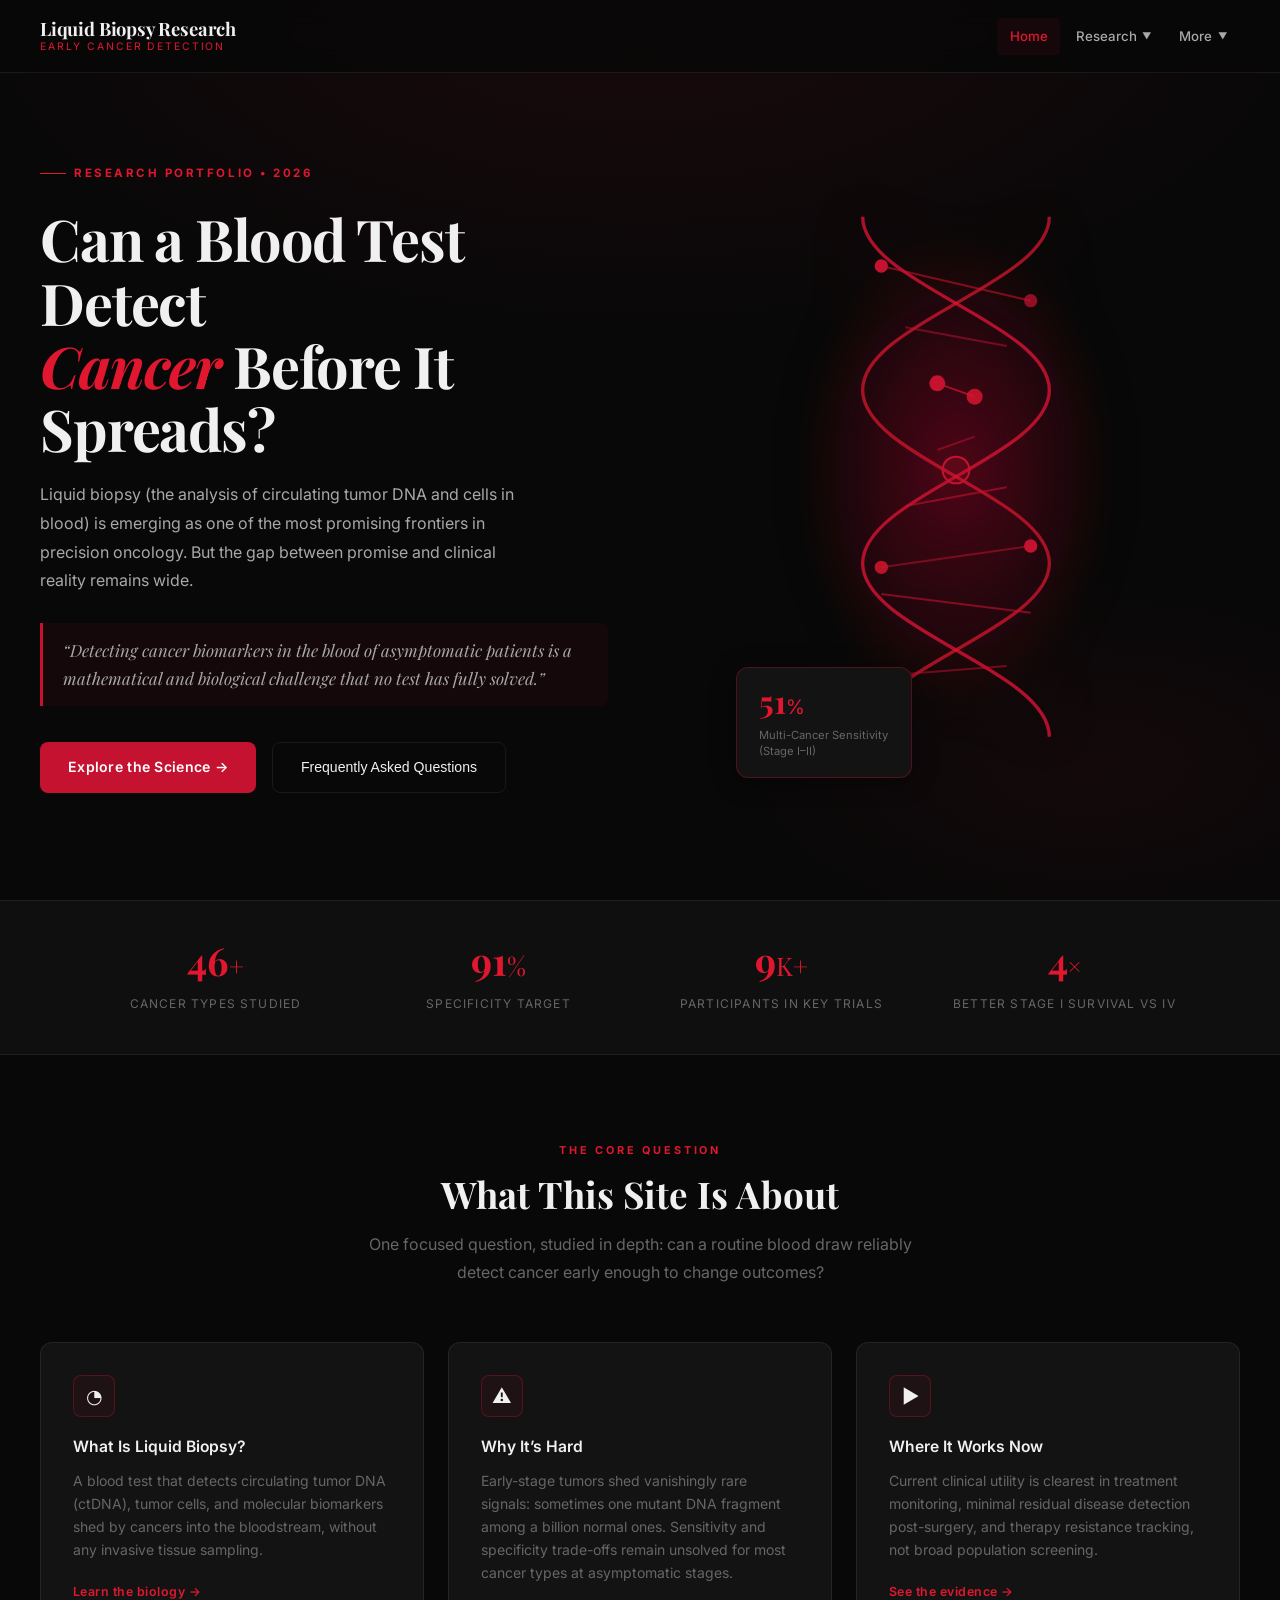
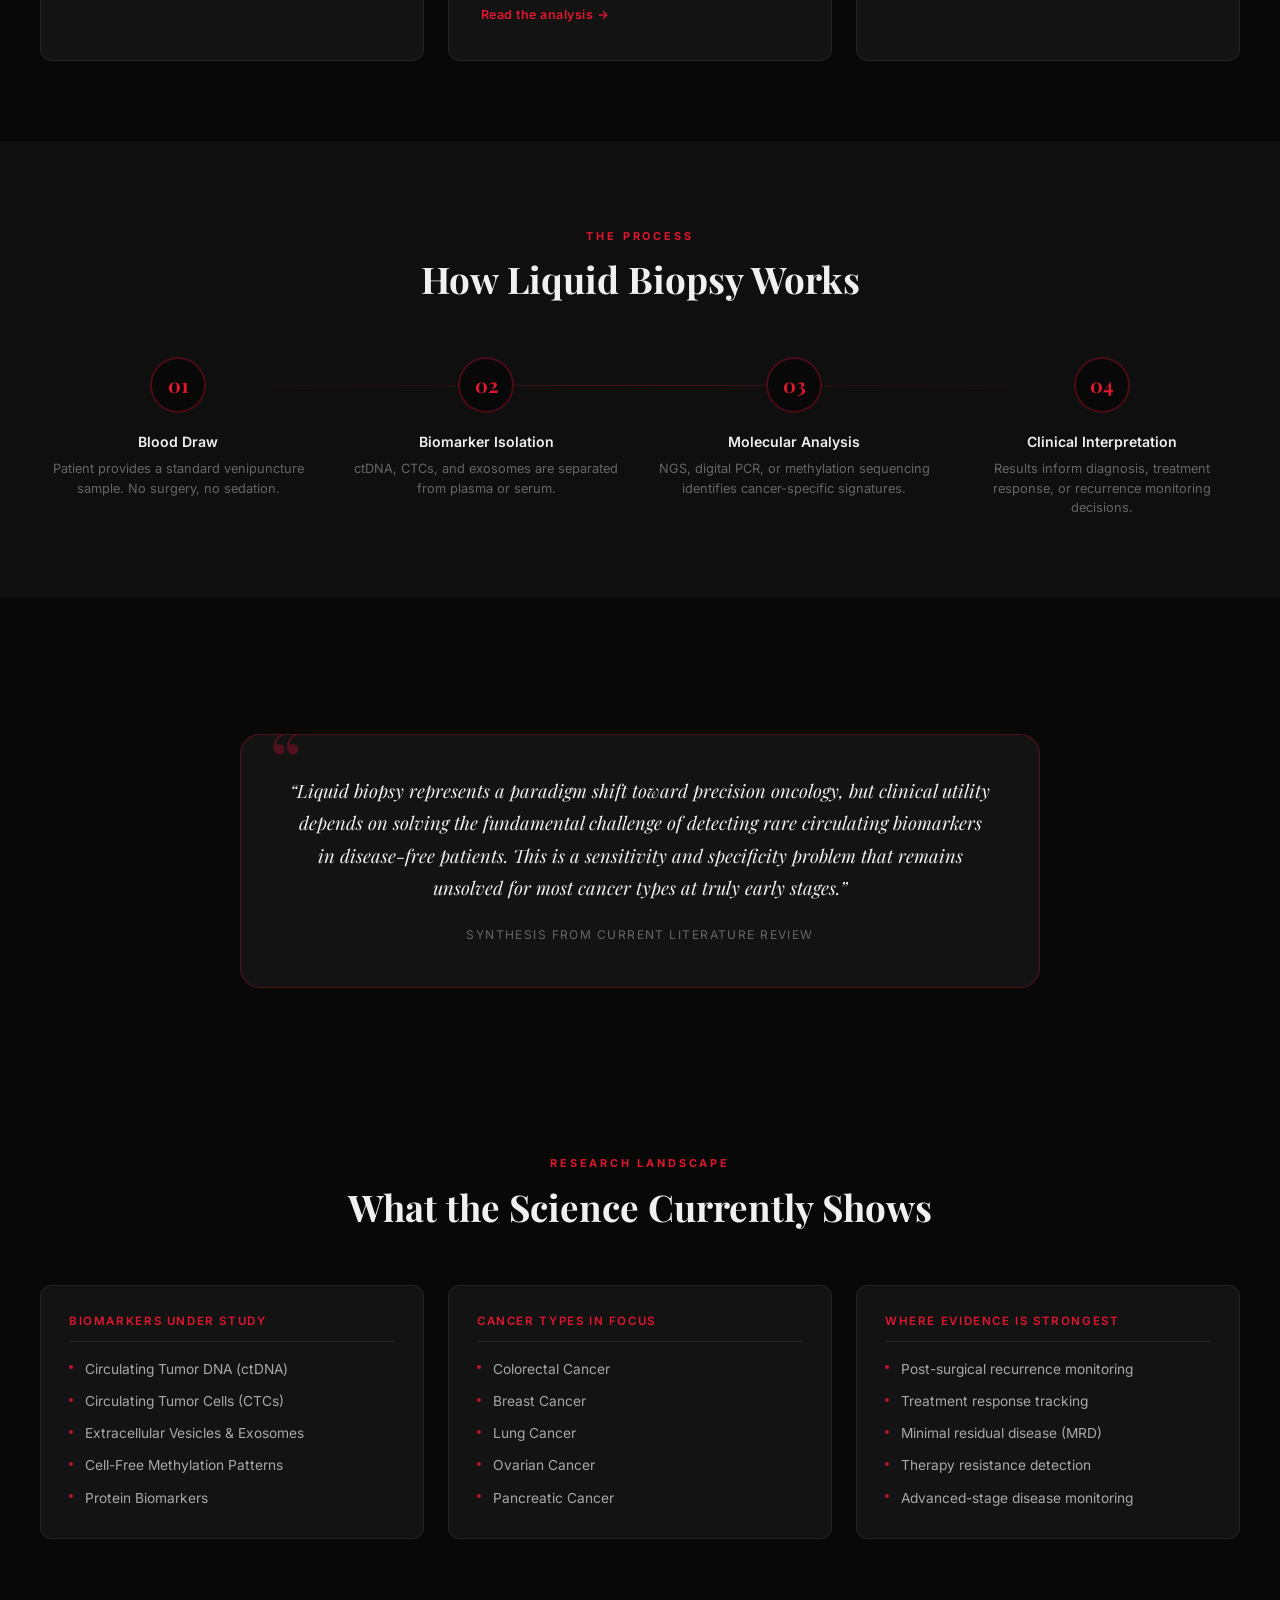
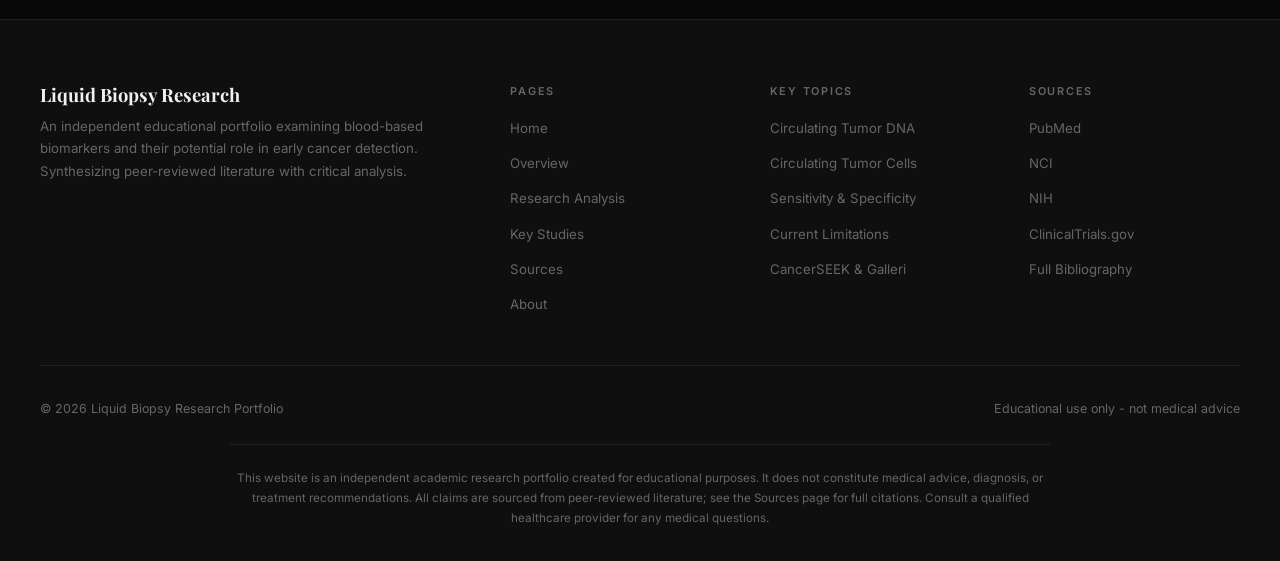
<file: index.html>
<!DOCTYPE html>
<html lang="en">
<head>
  <meta charset="UTF-8">
  <meta name="viewport" content="width=device-width, initial-scale=1.0">
  <meta name="description" content="Evidence-based research portfolio exploring liquid biopsy for early cancer detection via blood-based biomarkers.">
  <title>Home - Liquid Biopsy Research</title>
  <link rel="preconnect" href="https://fonts.googleapis.com">
  <link rel="preconnect" href="https://fonts.gstatic.com" crossorigin>
  <link href="https://fonts.googleapis.com/css2?family=Playfair+Display:ital,wght@0,600;0,700;1,600&family=Inter:wght@300;400;500;600;700&display=swap" rel="stylesheet">
  <link rel="stylesheet" href="style.css">
</head>
<body>
    <nav class="navbar" id="navbar">
      <div class="nav-container">
        <a href="index.html" class="nav-brand">
          <span class="site-title">Liquid Biopsy Research</span>
          <span class="nav-tagline">Early Cancer Detection</span>
        </a>
        <ul class="nav-menu" id="navMenu"><li><a href="index.html" class="nav-link active">Home</a></li>
<li class="nav-dropdown">
  <a href="#" class="nav-link nav-dropdown-toggle">Research <span class="nav-caret">▼</span></a>
  <ul class="nav-dropdown-menu">
    <li><a href="overview.html" class="nav-link">Overview</a></li>
    <li><a href="research-analysis.html" class="nav-link">Research Analysis</a></li>
    <li><a href="key-studies.html" class="nav-link">Key Studies</a></li>
  </ul>
</li>
<li class="nav-dropdown">
  <a href="#" class="nav-link nav-dropdown-toggle">More <span class="nav-caret">▼</span></a>
  <ul class="nav-dropdown-menu">
    <li><a href="sources.html" class="nav-link">Sources</a></li>
    <li><a href="about.html" class="nav-link">About</a></li>
  </ul>
</li>
</ul>
        <button class="nav-hamburger" id="hamburger" aria-label="Toggle navigation">
          <span></span><span></span><span></span>
        </button>
      </div>
    </nav>

  <!-- HERO -->
  <section class="hero">
    <div class="hero-bg"></div>
    <div class="hero-particles" id="heroParticles"></div>
    <div class="hero-content-wrap">
      <div class="hero-text">
        <span class="hero-eyebrow reveal-fade">Research Portfolio • 2026</span>
        <h1 class="hero-title reveal-fade">Can a Blood Test Detect<br><em>Cancer</em> Before It Spreads?</h1>
        <p class="hero-subtitle">Liquid biopsy (the analysis of circulating tumor DNA and cells in blood) is emerging as one of the most promising frontiers in precision oncology. But the gap between promise and clinical reality remains wide.</p>
        <blockquote class="hero-question">&ldquo;Detecting cancer biomarkers in the blood of asymptomatic patients is a mathematical and biological challenge that no test has fully solved.&rdquo;</blockquote>
        <div class="hero-cta-group">
          <a href="overview.html" class="btn-primary btn-animated">Explore the Science &rarr;</a>
          <button class="btn-secondary btn-animated" id="faqTrigger">Frequently Asked Questions</button>
        </div>
      </div>
      <div class="hero-visual">
          <!-- FAQ Overlay -->
          <div class="faq-overlay" id="faqOverlay" style="display:none;">
            <div class="faq-modal">
              <button class="faq-close" id="faqClose" aria-label="Close FAQ">&times;</button>
              <h2 class="faq-title">Frequently Asked Questions</h2>
              <div class="faq-list">
                <div class="faq-item">
                  <button class="faq-question">What is a liquid biopsy?</button>
                  <div class="faq-answer">A liquid biopsy is a non-invasive test that detects cancer-related genetic and molecular markers in blood, helping to identify cancer at early stages.</div>
                </div>
                <div class="faq-item">
                  <button class="faq-question">How accurate are liquid biopsies?</button>
                  <div class="faq-answer">Accuracy varies by cancer type and stage. While promising, liquid biopsies are most reliable for monitoring and less so for early detection in asymptomatic patients.</div>
                </div>
                <div class="faq-item">
                  <button class="faq-question">Are liquid biopsies used for screening?</button>
                  <div class="faq-answer">Currently, they are mainly used for monitoring and guiding treatment, not for broad population screening due to sensitivity and specificity limitations.</div>
                </div>
                <div class="faq-item">
                  <button class="faq-question">What are the main benefits?</button>
                  <div class="faq-answer">They are non-invasive, can be repeated over time, and provide molecular information that can guide personalized treatment.</div>
                </div>
              </div>
            </div>
          </div>
        <div class="hero-image-wrap">
          <svg class="hero-dna" viewBox="0 0 300 420" xmlns="http://www.w3.org/2000/svg" aria-hidden="true">
            <defs>
              <radialGradient id="glow" cx="50%" cy="50%" r="50%">
                <stop offset="0%" stop-color="#C41230" stop-opacity="0.3"/>
                <stop offset="100%" stop-color="#C41230" stop-opacity="0"/>
              </radialGradient>
              <filter id="blur1">
                <feGaussianBlur stdDeviation="3"/>
              </filter>
            </defs>
            <!-- Glow backdrop -->
            <ellipse cx="150" cy="210" rx="120" ry="180" fill="url(#glow)" filter="url(#blur1)"/>
            <!-- DNA strands -->
            <path class="dna-strand-l" d="M80,20 C80,70 220,100 220,150 C220,200 80,230 80,280 C80,330 220,360 220,410" fill="none" stroke="#C41230" stroke-width="2.5" stroke-opacity="0.9"/>
            <path class="dna-strand-r" d="M220,20 C220,70 80,100 80,150 C80,200 220,230 220,280 C220,330 80,360 80,410" fill="none" stroke="#E0172F" stroke-width="2.5" stroke-opacity="0.7"/>
            <!-- Rungs -->
            <line x1="94" y1="57" x2="206" y2="83" stroke="#C41230" stroke-width="1.5" stroke-opacity="0.6"/>
            <line x1="112" y1="103" x2="188" y2="117" stroke="#C41230" stroke-width="1.5" stroke-opacity="0.5"/>
            <line x1="136" y1="145" x2="164" y2="155" stroke="#C41230" stroke-width="1.5" stroke-opacity="0.8"/>
            <line x1="164" y1="185" x2="136" y2="195" stroke="#C41230" stroke-width="1.5" stroke-opacity="0.5"/>
            <line x1="188" y1="223" x2="112" y2="237" stroke="#C41230" stroke-width="1.5" stroke-opacity="0.6"/>
            <line x1="206" y1="267" x2="94" y2="283" stroke="#C41230" stroke-width="1.5" stroke-opacity="0.5"/>
            <line x1="206" y1="317" x2="94" y2="303" stroke="#C41230" stroke-width="1.5" stroke-opacity="0.6"/>
            <line x1="188" y1="357" x2="112" y2="363" stroke="#C41230" stroke-width="1.5" stroke-opacity="0.5"/>
            <!-- Nodes -->
            <circle cx="94" cy="57" r="5" fill="#C41230"/>
            <circle cx="206" cy="83" r="5" fill="#C41230" fill-opacity="0.7"/>
            <circle cx="136" cy="145" r="6" fill="#C41230"/>
            <circle cx="164" cy="155" r="6" fill="#E0172F" fill-opacity="0.8"/>
            <circle cx="206" cy="267" r="5" fill="#C41230"/>
            <circle cx="94" cy="283" r="5" fill="#E0172F" fill-opacity="0.8"/>
            <circle cx="150" cy="210" r="10" fill="#C41230" fill-opacity="0.15" stroke="#C41230" stroke-width="1.5"/>
          </svg>
          <div class="hero-badge">
            <span class="badge-number" data-target="51">0</span><span class="badge-pct">%</span>
            <span class="badge-label">Multi-Cancer Sensitivity<br>(Stage I–II)</span>
          </div>
        </div>
      </div>
    </div>
  </section>

  <!-- STATS -->
  <section class="stats-strip">
    <div class="stats-grid">
      <div class="stat-item reveal">
        <span class="stat-number" data-target="50">0</span><span class="stat-suffix">+</span>
        <span class="stat-label">Cancer Types Studied</span>
      </div>
      <div class="stat-item reveal">
        <span class="stat-number" data-target="99">0</span><span class="stat-suffix">%</span>
        <span class="stat-label">Specificity Target</span>
      </div>
      <div class="stat-item reveal">
        <span class="stat-number" data-target="10">0</span><span class="stat-suffix">K+</span>
        <span class="stat-label">Participants in Key Trials</span>
      </div>
      <div class="stat-item reveal">
        <span class="stat-number" data-target="5">0</span><span class="stat-suffix">×</span>
        <span class="stat-label">Better Stage I Survival vs IV</span>
      </div>
    </div>
  </section>

  <!-- WHAT YOU NEED TO KNOW IN 5 SECONDS -->
  <section class="section">
    <div class="section-inner">
      <div class="section-header reveal">
        <span class="section-eyebrow">The Core Question</span>
        <h2 class="section-title reveal-fade">What This Site Is About</h2>
        <p class="section-subtitle">One focused question, studied in depth: can a routine blood draw reliably detect cancer early enough to change outcomes?</p>
      </div>
      <div class="features-grid stagger">
        <div class="feature-card">
          <div class="feature-icon">&#9684;</div>
          <h4>What Is Liquid Biopsy?</h4>
          <p>A blood test that detects circulating tumor DNA (ctDNA), tumor cells, and molecular biomarkers shed by cancers into the bloodstream, without any invasive tissue sampling.</p>
          <a href="overview.html" class="learn-more">Learn the biology &rarr;</a>
        </div>
        <div class="feature-card">
          <div class="feature-icon">&#9888;</div>
          <h4>Why It&rsquo;s Hard</h4>
          <p>Early-stage tumors shed vanishingly rare signals: sometimes one mutant DNA fragment among a billion normal ones. Sensitivity and specificity trade-offs remain unsolved for most cancer types at asymptomatic stages.</p>
          <a href="research-analysis.html" class="learn-more">Read the analysis &rarr;</a>
        </div>
        <div class="feature-card">
          <div class="feature-icon">&#9654;</div>
          <h4>Where It Works Now</h4>
          <p>Current clinical utility is clearest in treatment monitoring, minimal residual disease detection post-surgery, and therapy resistance tracking, not broad population screening.</p>
          <a href="key-studies.html" class="learn-more">See the evidence &rarr;</a>
        </div>
      </div>
    </div>
  </section>

  <!-- HOW IT WORKS -->
  <section class="section process-section">
    <div class="section-inner">
      <div class="section-header reveal">
        <span class="section-eyebrow">The Process</span>
        <h2 class="section-title reveal-fade">How Liquid Biopsy Works</h2>
      </div>
      <div class="process-steps stagger">
        <div class="step-card">
          <div class="step-number">01</div>
          <h5>Blood Draw</h5>
          <p>Patient provides a standard venipuncture sample. No surgery, no sedation.</p>
        </div>
        <div class="step-card">
          <div class="step-number">02</div>
          <h5>Biomarker Isolation</h5>
          <p>ctDNA, CTCs, and exosomes are separated from plasma or serum.</p>
        </div>
        <div class="step-card">
          <div class="step-number">03</div>
          <h5>Molecular Analysis</h5>
          <p>NGS, digital PCR, or methylation sequencing identifies cancer-specific signatures.</p>
        </div>
        <div class="step-card">
          <div class="step-number">04</div>
          <h5>Clinical Interpretation</h5>
          <p>Results inform diagnosis, treatment response, or recurrence monitoring decisions.</p>
        </div>
      </div>
    </div>
  </section>

  <!-- INSIGHT QUOTE -->
  <section class="section">
    <div class="section-inner">
      <div class="insight-block reveal">
        <blockquote>&ldquo;Liquid biopsy represents a paradigm shift toward precision oncology, but clinical utility depends on solving the fundamental challenge of detecting rare circulating biomarkers in disease-free patients. This is a sensitivity and specificity problem that remains unsolved for most cancer types at truly early stages.&rdquo;</blockquote>
        <span class="insight-source">Synthesis from current literature review</span>
      </div>
    </div>
  </section>

  <!-- RESEARCH LANDSCAPE -->
  <section class="section">
    <div class="section-inner">
      <div class="section-header reveal">
        <span class="section-eyebrow">Research Landscape</span>
        <h2 class="section-title reveal-fade">What the Science Currently Shows</h2>
      </div>
      <div class="snapshot-grid stagger">
        <div class="snapshot-card">
          <h5>Biomarkers Under Study</h5>
          <ul class="snapshot-list">
            <li>Circulating Tumor DNA (ctDNA)</li>
            <li>Circulating Tumor Cells (CTCs)</li>
            <li>Extracellular Vesicles &amp; Exosomes</li>
            <li>Cell-Free Methylation Patterns</li>
            <li>Protein Biomarkers</li>
          </ul>
        </div>
        <div class="snapshot-card">
          <h5>Cancer Types in Focus</h5>
          <ul class="snapshot-list">
            <li>Colorectal Cancer</li>
            <li>Breast Cancer</li>
            <li>Lung Cancer</li>
            <li>Ovarian Cancer</li>
            <li>Pancreatic Cancer</li>
          </ul>
        </div>
        <div class="snapshot-card">
          <h5>Where Evidence Is Strongest</h5>
          <ul class="snapshot-list">
            <li>Post-surgical recurrence monitoring</li>
            <li>Treatment response tracking</li>
            <li>Minimal residual disease (MRD)</li>
            <li>Therapy resistance detection</li>
            <li>Advanced-stage disease monitoring</li>
          </ul>
        </div>
      </div>
    </div>
  </section>

    <footer class="footer">
      <div class="footer-grid">
        <div class="footer-brand">
          <h3>Liquid Biopsy Research</h3>
          <p>An independent educational portfolio examining blood-based biomarkers and their potential role in early cancer detection. Synthesizing peer-reviewed literature with critical analysis.</p>
        </div>
        <div class="footer-col">
          <h5>Pages</h5>
          <ul class="footer-links">
            <li><a href="index.html">Home</a></li>
            <li><a href="overview.html">Overview</a></li>
            <li><a href="research-analysis.html">Research Analysis</a></li>
            <li><a href="key-studies.html">Key Studies</a></li>
            <li><a href="sources.html">Sources</a></li>
            <li><a href="about.html">About</a></li>
          </ul>
        </div>
        <div class="footer-col">
          <h5>Key Topics</h5>
          <ul class="footer-links">
            <li><a href="overview.html#ctdna">Circulating Tumor DNA</a></li>
            <li><a href="overview.html#ctcs">Circulating Tumor Cells</a></li>
            <li><a href="research-analysis.html#sensitivity">Sensitivity &amp; Specificity</a></li>
            <li><a href="research-analysis.html#limitations">Current Limitations</a></li>
            <li><a href="key-studies.html">CancerSEEK &amp; Galleri</a></li>
          </ul>
        </div>
        <div class="footer-col">
          <h5>Sources</h5>
          <ul class="footer-links">
            <li><a href="https://pubmed.ncbi.nlm.nih.gov" target="_blank" rel="noopener">PubMed</a></li>
            <li><a href="https://www.cancer.gov" target="_blank" rel="noopener">NCI</a></li>
            <li><a href="https://www.nih.gov" target="_blank" rel="noopener">NIH</a></li>
            <li><a href="https://clinicaltrials.gov" target="_blank" rel="noopener">ClinicalTrials.gov</a></li>
            <li><a href="sources.html">Full Bibliography</a></li>
          </ul>
        </div>
      </div>
      <div class="footer-bottom">
        <p>&copy; 2026 Liquid Biopsy Research Portfolio</p>
        <p>Educational use only - not medical advice</p>
      </div>
      <p class="footer-disclaimer">This website is an independent academic research portfolio created for educational purposes. It does not constitute medical advice, diagnosis, or treatment recommendations. All claims are sourced from peer-reviewed literature; see the Sources page for full citations. Consult a qualified healthcare provider for any medical questions.</p>
    </footer>
<script src="script.js"></script>
</body>
</html>
</file>
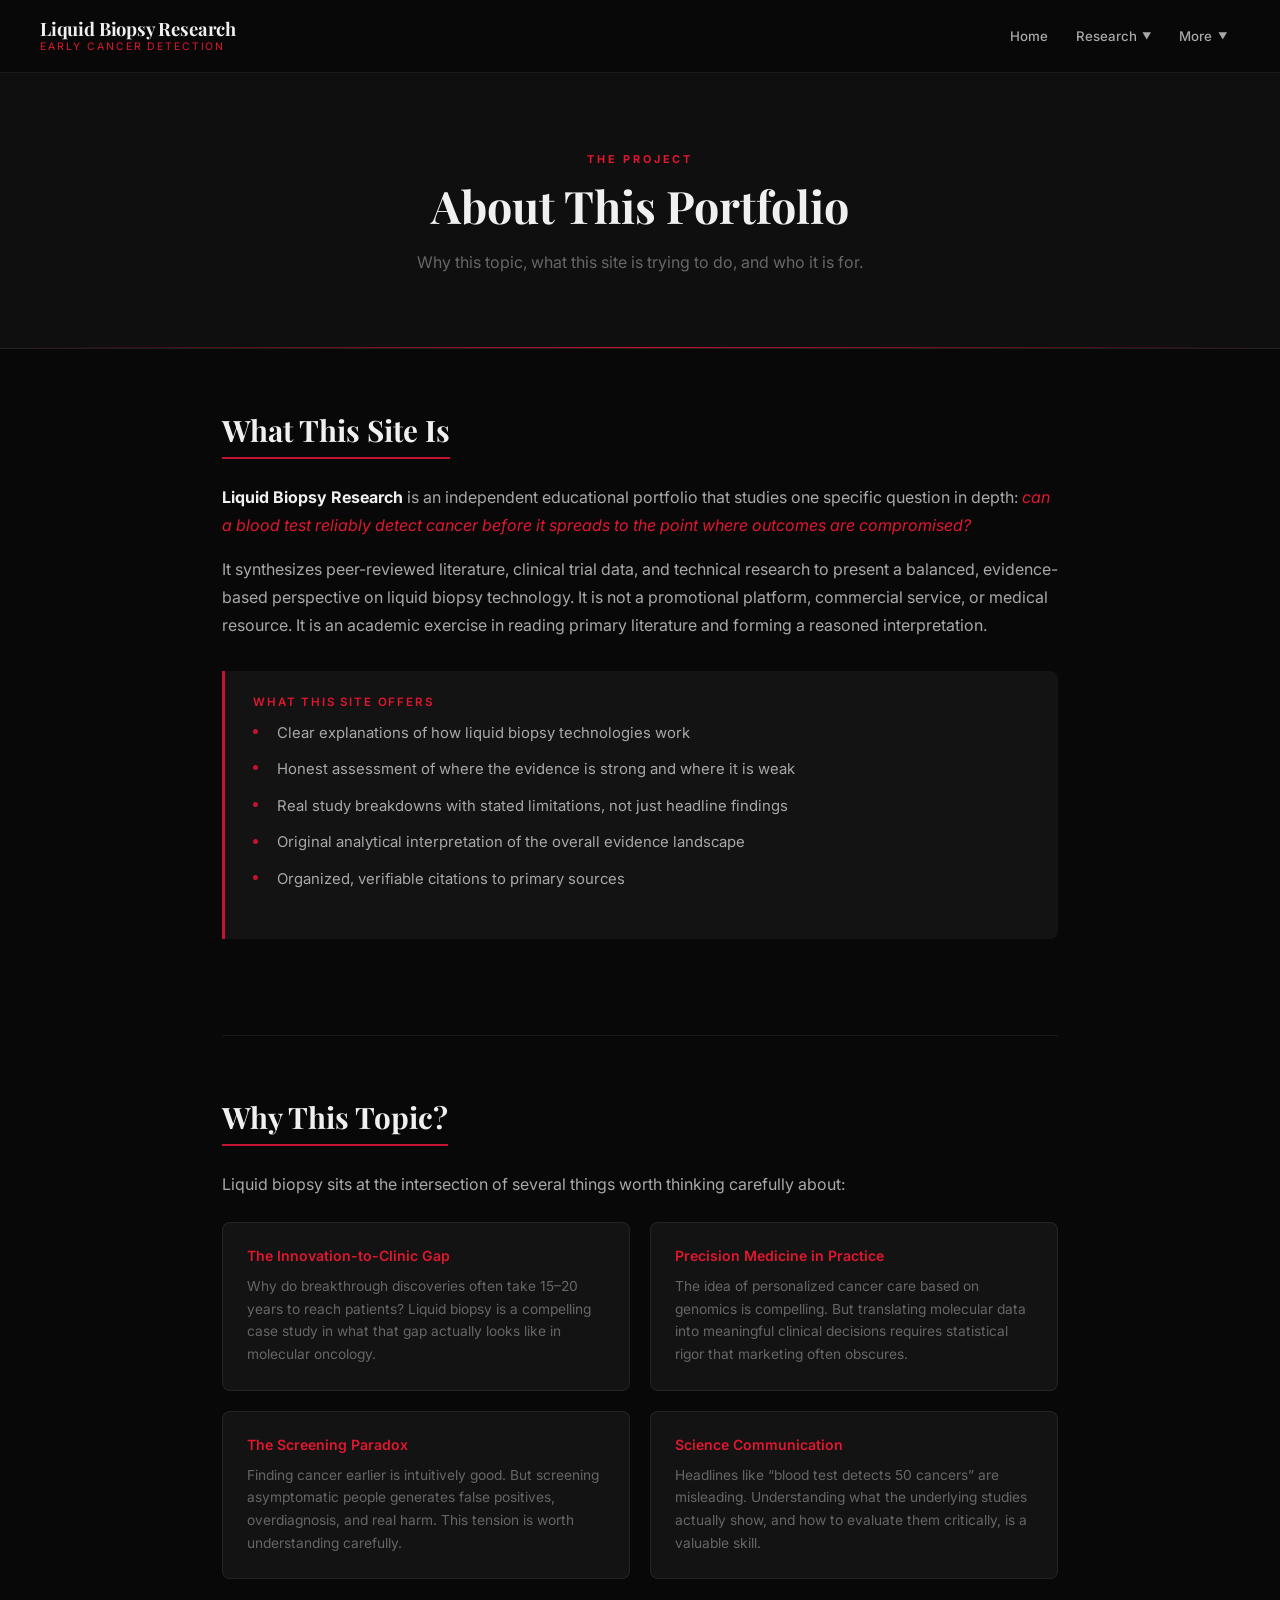
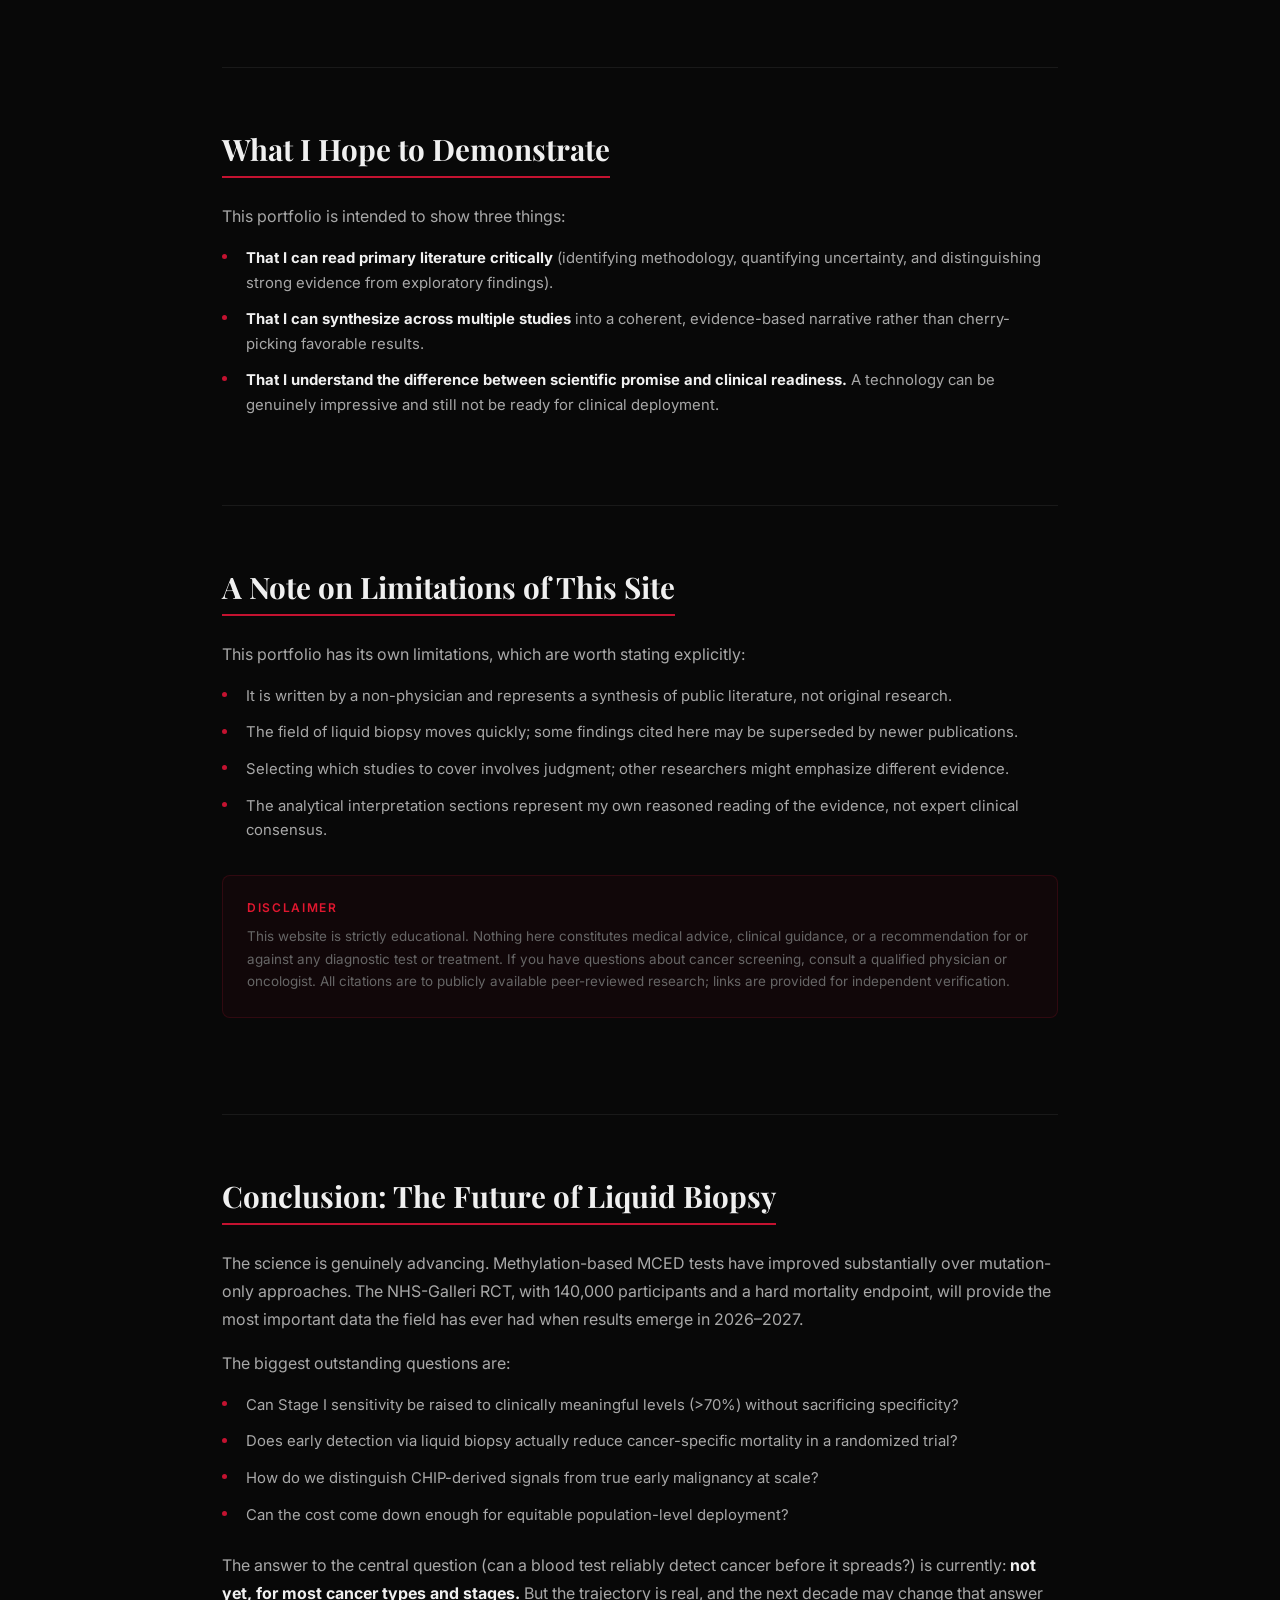
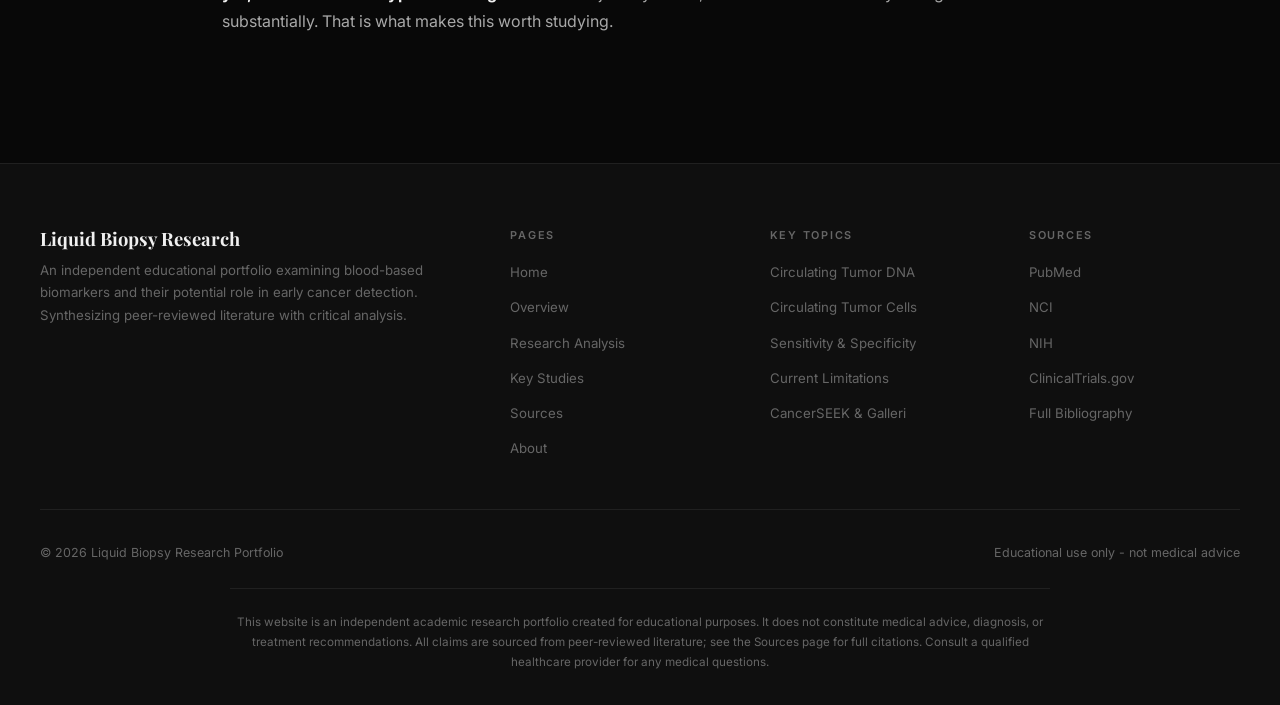
<file: about.html>
<!DOCTYPE html>
<html lang="en">
<head>
  <meta charset="UTF-8">
  <meta name="viewport" content="width=device-width, initial-scale=1.0">
  <meta name="description" content="About this independent liquid biopsy research portfolio: motivation, purpose, educational mission, and site disclaimer.">
  <title>About - Liquid Biopsy Research</title>
  <link rel="preconnect" href="https://fonts.googleapis.com">
  <link rel="preconnect" href="https://fonts.gstatic.com" crossorigin>
  <link href="https://fonts.googleapis.com/css2?family=Playfair+Display:ital,wght@0,600;0,700;1,600&family=Inter:wght@300;400;500;600;700&display=swap" rel="stylesheet">
  <link rel="stylesheet" href="style.css">
</head>
<body>
    <nav class="navbar" id="navbar">
      <div class="nav-container">
        <a href="index.html" class="nav-brand">
          <span class="site-title">Liquid Biopsy Research</span>
          <span class="nav-tagline">Early Cancer Detection</span>
        </a>
        <ul class="nav-menu" id="navMenu"><li><a href="index.html" class="nav-link">Home</a></li>
<li class="nav-dropdown">
  <a href="#" class="nav-link nav-dropdown-toggle">Research <span class="nav-caret">▼</span></a>
  <ul class="nav-dropdown-menu">
    <li><a href="overview.html" class="nav-link">Overview</a></li>
    <li><a href="research-analysis.html" class="nav-link">Research Analysis</a></li>
    <li><a href="key-studies.html" class="nav-link">Key Studies</a></li>
  </ul>
</li>
<li class="nav-dropdown">
  <a href="#" class="nav-link nav-dropdown-toggle">More <span class="nav-caret">▼</span></a>
  <ul class="nav-dropdown-menu">
    <li><a href="sources.html" class="nav-link">Sources</a></li>
    <li><a href="about.html" class="nav-link active">About</a></li>
  </ul>
</li>
</ul>
        <button class="nav-hamburger" id="hamburger" aria-label="Toggle navigation">
          <span></span><span></span><span></span>
        </button>
      </div>
    </nav>

  <section class="page-header">
    <div class="page-header-inner reveal-fade">
      <span class="section-eyebrow">The Project</span>
      <h2>About This Portfolio</h2>
      <p class="page-subtitle">Why this topic, what this site is trying to do, and who it is for.</p>
    </div>
  </section>

  <main class="content-container">

    <section class="content-section reveal">
      <h3>What This Site Is</h3>
      <p><strong>Liquid Biopsy Research</strong> is an independent educational portfolio that studies one specific question in depth: <em>can a blood test reliably detect cancer before it spreads to the point where outcomes are compromised?</em></p>
      <p>It synthesizes peer-reviewed literature, clinical trial data, and technical research to present a balanced, evidence-based perspective on liquid biopsy technology. It is not a promotional platform, commercial service, or medical resource. It is an academic exercise in reading primary literature and forming a reasoned interpretation.</p>
      <div class="highlight-box">
        <h5>What This Site Offers</h5>
        <ul class="content-list" style="margin-top:0.5rem">
          <li>Clear explanations of how liquid biopsy technologies work</li>
          <li>Honest assessment of where the evidence is strong and where it is weak</li>
          <li>Real study breakdowns with stated limitations, not just headline findings</li>
          <li>Original analytical interpretation of the overall evidence landscape</li>
          <li>Organized, verifiable citations to primary sources</li>
        </ul>
      </div>
    </section>

    <section class="content-section reveal">
      <h3>Why This Topic?</h3>
      <p>Liquid biopsy sits at the intersection of several things worth thinking carefully about:</p>
      <div class="reason-grid">
        <div class="reason-card">
          <h5>The Innovation-to-Clinic Gap</h5>
          <p>Why do breakthrough discoveries often take 15&ndash;20 years to reach patients? Liquid biopsy is a compelling case study in what that gap actually looks like in molecular oncology.</p>
        </div>
        <div class="reason-card">
          <h5>Precision Medicine in Practice</h5>
          <p>The idea of personalized cancer care based on genomics is compelling. But translating molecular data into meaningful clinical decisions requires statistical rigor that marketing often obscures.</p>
        </div>
        <div class="reason-card">
          <h5>The Screening Paradox</h5>
          <p>Finding cancer earlier is intuitively good. But screening asymptomatic people generates false positives, overdiagnosis, and real harm. This tension is worth understanding carefully.</p>
        </div>
        <div class="reason-card">
          <h5>Science Communication</h5>
          <p>Headlines like &ldquo;blood test detects 50 cancers&rdquo; are misleading. Understanding what the underlying studies actually show, and how to evaluate them critically, is a valuable skill.</p>
        </div>
      </div>
    </section>

    <section class="content-section reveal">
      <h3>What I Hope to Demonstrate</h3>
      <p>This portfolio is intended to show three things:</p>
      <ul class="content-list">
        <li><strong>That I can read primary literature critically</strong> (identifying methodology, quantifying uncertainty, and distinguishing strong evidence from exploratory findings).</li>
        <li><strong>That I can synthesize across multiple studies</strong> into a coherent, evidence-based narrative rather than cherry-picking favorable results.</li>
        <li><strong>That I understand the difference between scientific promise and clinical readiness.</strong> A technology can be genuinely impressive and still not be ready for clinical deployment.</li>
      </ul>
    </section>

    <section class="content-section reveal">
      <h3>A Note on Limitations of This Site</h3>
      <p>This portfolio has its own limitations, which are worth stating explicitly:</p>
      <ul class="content-list">
        <li>It is written by a non-physician and represents a synthesis of public literature, not original research.</li>
        <li>The field of liquid biopsy moves quickly; some findings cited here may be superseded by newer publications.</li>
        <li>Selecting which studies to cover involves judgment; other researchers might emphasize different evidence.</li>
        <li>The analytical interpretation sections represent my own reasoned reading of the evidence, not expert clinical consensus.</li>
      </ul>
      <div class="disclaimer-box">
        <h5>Disclaimer</h5>
        <p>This website is strictly educational. Nothing here constitutes medical advice, clinical guidance, or a recommendation for or against any diagnostic test or treatment. If you have questions about cancer screening, consult a qualified physician or oncologist. All citations are to publicly available peer-reviewed research; links are provided for independent verification.</p>
      </div>
    </section>

    <section class="content-section reveal">
      <h3>Conclusion: The Future of Liquid Biopsy</h3>
      <p>The science is genuinely advancing. Methylation-based MCED tests have improved substantially over mutation-only approaches. The NHS-Galleri RCT, with 140,000 participants and a hard mortality endpoint, will provide the most important data the field has ever had when results emerge in 2026&ndash;2027.</p>
      <p>The biggest outstanding questions are:</p>
      <ul class="content-list">
        <li>Can Stage I sensitivity be raised to clinically meaningful levels (&gt;70%) without sacrificing specificity?</li>
        <li>Does early detection via liquid biopsy actually reduce cancer-specific mortality in a randomized trial?</li>
        <li>How do we distinguish CHIP-derived signals from true early malignancy at scale?</li>
        <li>Can the cost come down enough for equitable population-level deployment?</li>
      </ul>
      <p>The answer to the central question (can a blood test reliably detect cancer before it spreads?) is currently: <strong>not yet, for most cancer types and stages.</strong> But the trajectory is real, and the next decade may change that answer substantially. That is what makes this worth studying.</p>
    </section>

  </main>

    <footer class="footer">
      <div class="footer-grid">
        <div class="footer-brand">
          <h3>Liquid Biopsy Research</h3>
          <p>An independent educational portfolio examining blood-based biomarkers and their potential role in early cancer detection. Synthesizing peer-reviewed literature with critical analysis.</p>
        </div>
        <div class="footer-col">
          <h5>Pages</h5>
          <ul class="footer-links">
            <li><a href="index.html">Home</a></li>
            <li><a href="overview.html">Overview</a></li>
            <li><a href="research-analysis.html">Research Analysis</a></li>
            <li><a href="key-studies.html">Key Studies</a></li>
            <li><a href="sources.html">Sources</a></li>
            <li><a href="about.html">About</a></li>
          </ul>
        </div>
        <div class="footer-col">
          <h5>Key Topics</h5>
          <ul class="footer-links">
            <li><a href="overview.html#ctdna">Circulating Tumor DNA</a></li>
            <li><a href="overview.html#ctcs">Circulating Tumor Cells</a></li>
            <li><a href="research-analysis.html#sensitivity">Sensitivity &amp; Specificity</a></li>
            <li><a href="research-analysis.html#limitations">Current Limitations</a></li>
            <li><a href="key-studies.html">CancerSEEK &amp; Galleri</a></li>
          </ul>
        </div>
        <div class="footer-col">
          <h5>Sources</h5>
          <ul class="footer-links">
            <li><a href="https://pubmed.ncbi.nlm.nih.gov" target="_blank" rel="noopener">PubMed</a></li>
            <li><a href="https://www.cancer.gov" target="_blank" rel="noopener">NCI</a></li>
            <li><a href="https://www.nih.gov" target="_blank" rel="noopener">NIH</a></li>
            <li><a href="https://clinicaltrials.gov" target="_blank" rel="noopener">ClinicalTrials.gov</a></li>
            <li><a href="sources.html">Full Bibliography</a></li>
          </ul>
        </div>
      </div>
      <div class="footer-bottom">
        <p>&copy; 2026 Liquid Biopsy Research Portfolio</p>
        <p>Educational use only - not medical advice</p>
      </div>
      <p class="footer-disclaimer">This website is an independent academic research portfolio created for educational purposes. It does not constitute medical advice, diagnosis, or treatment recommendations. All claims are sourced from peer-reviewed literature; see the Sources page for full citations. Consult a qualified healthcare provider for any medical questions.</p>
    </footer>
<script src="script.js"></script>
</body>
</html>
</file>
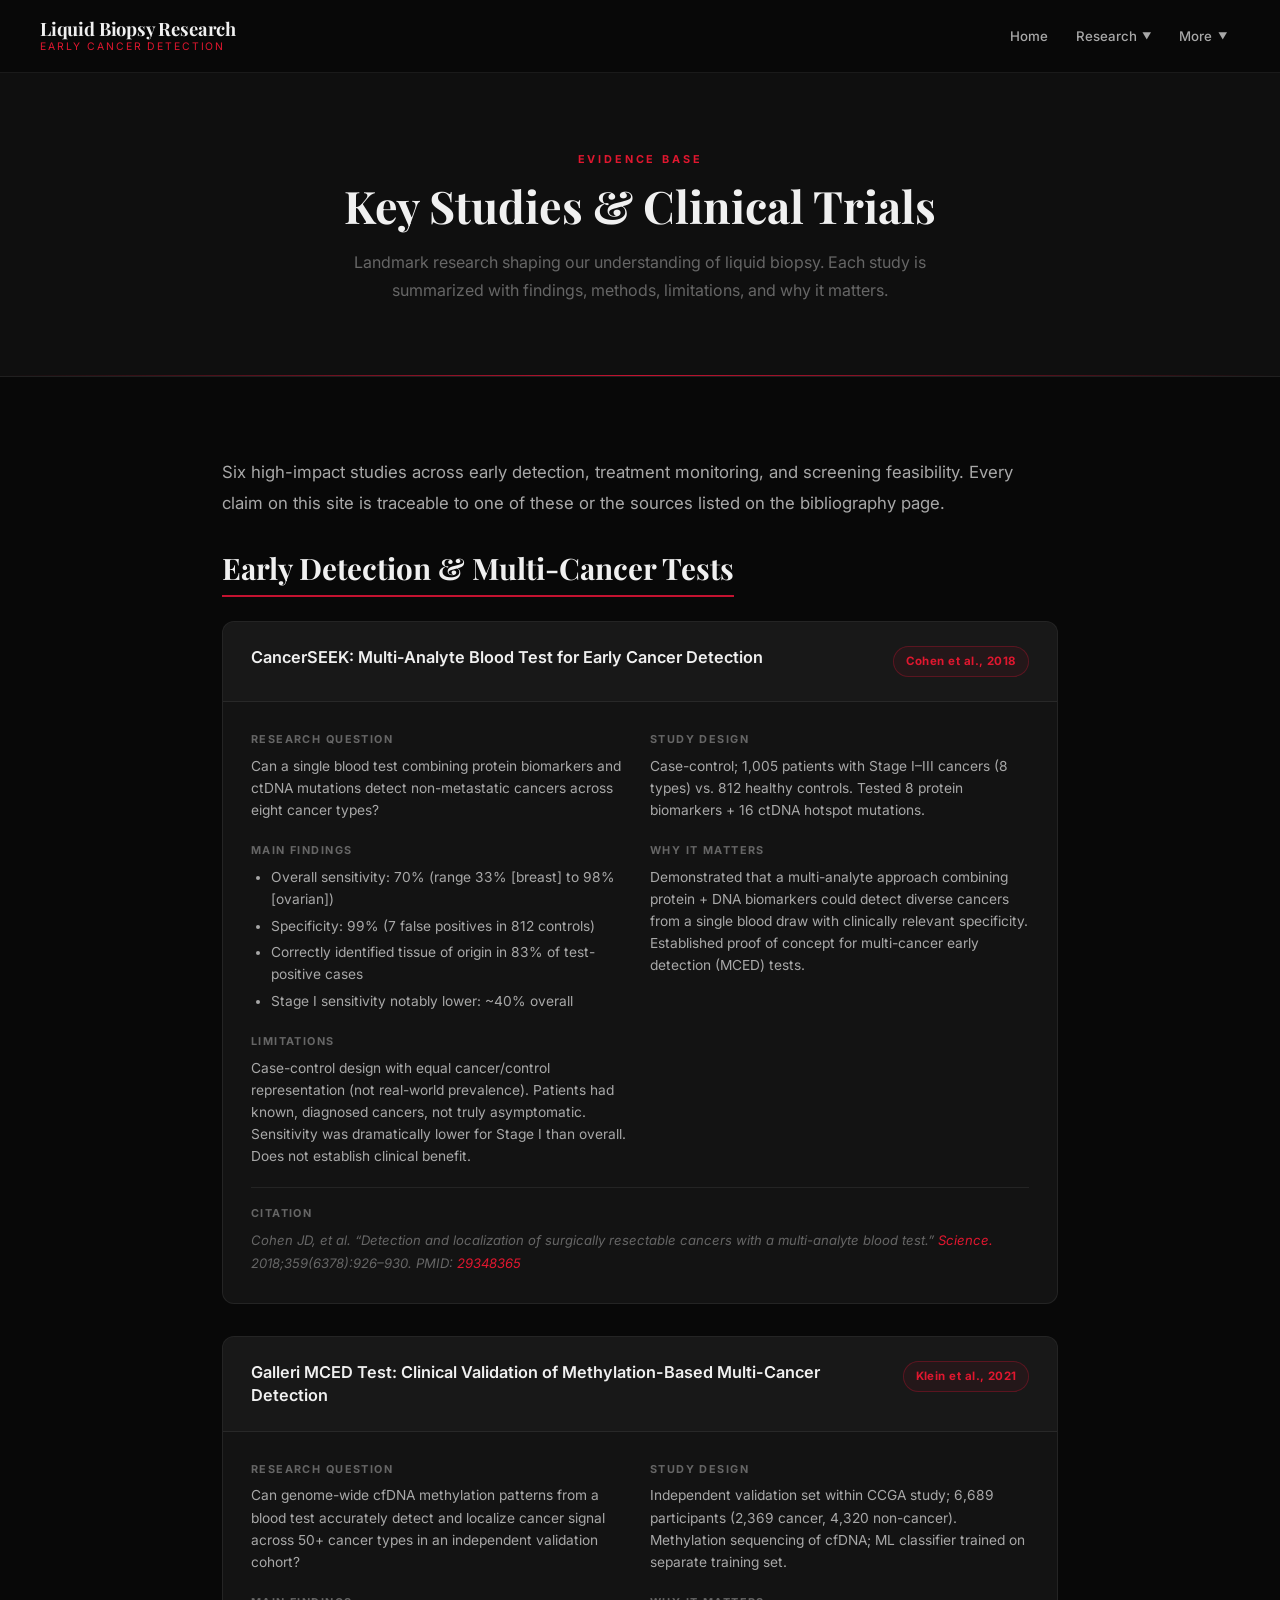
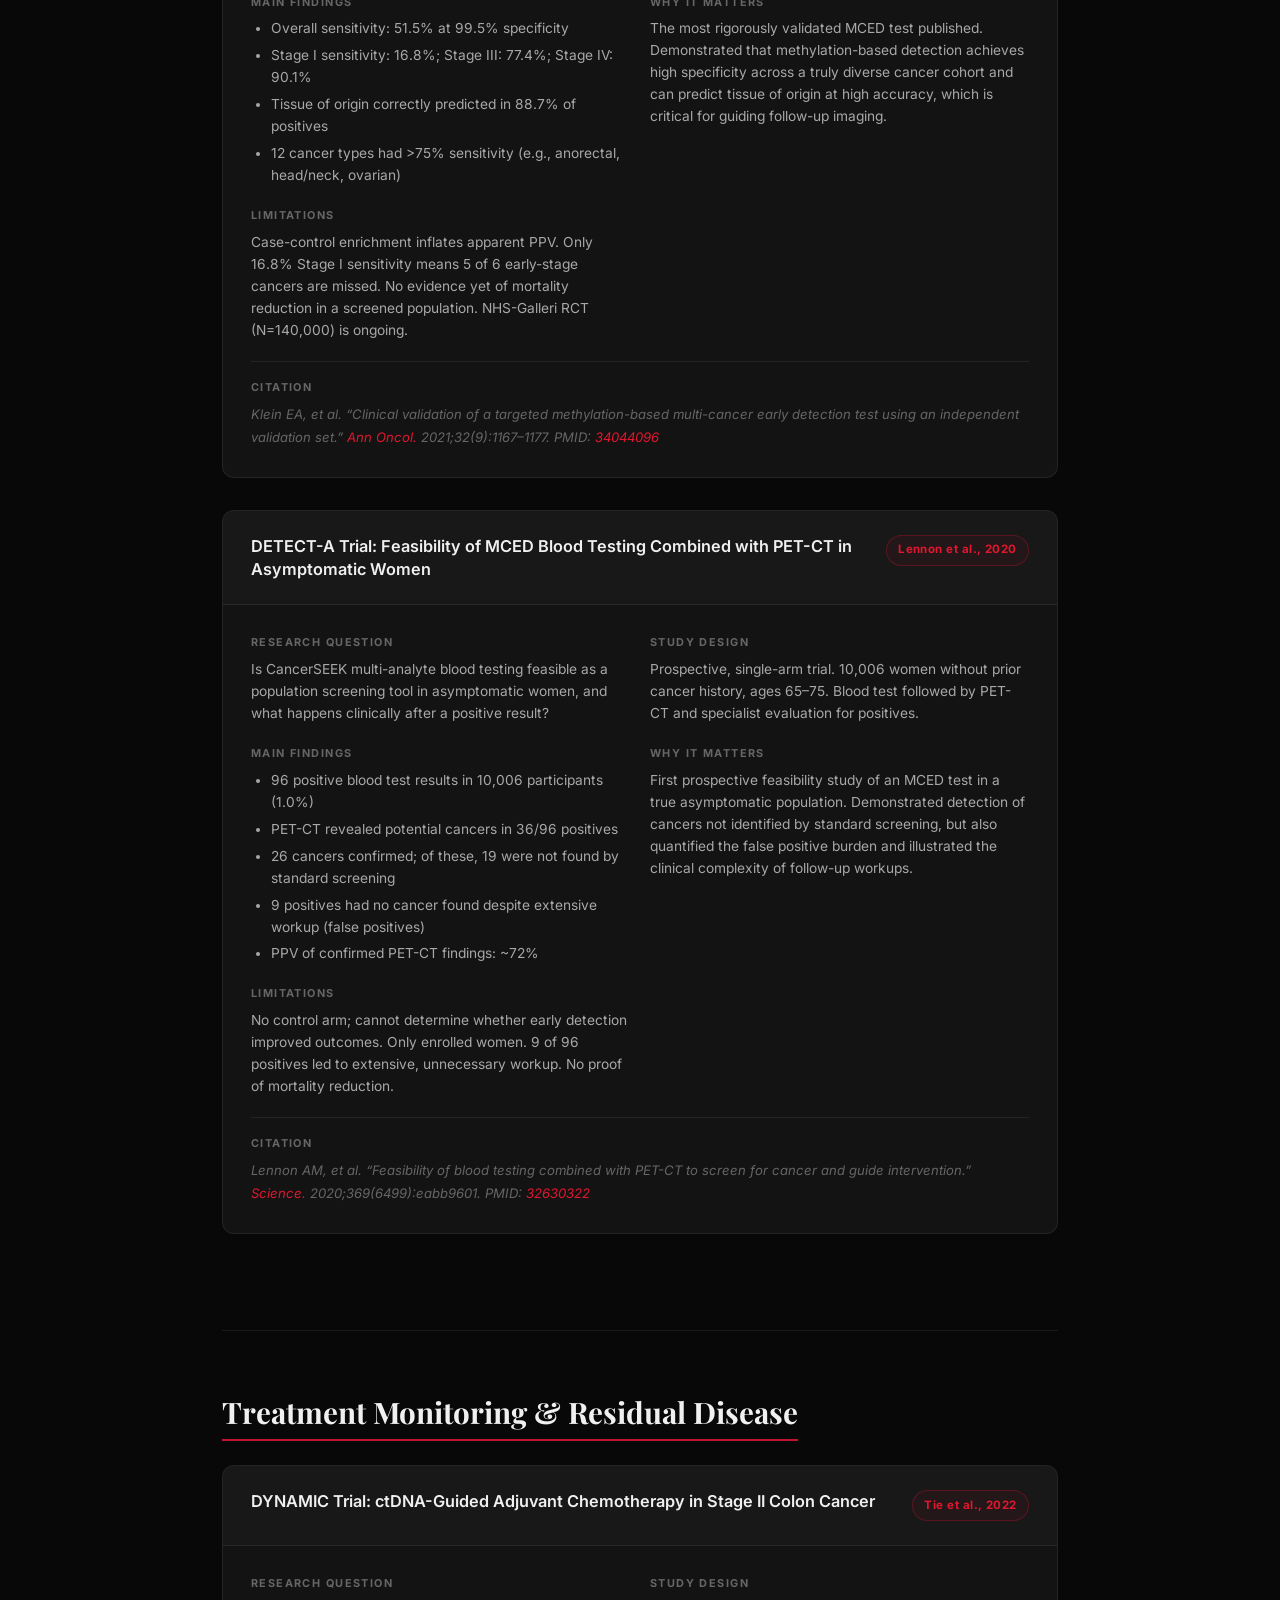
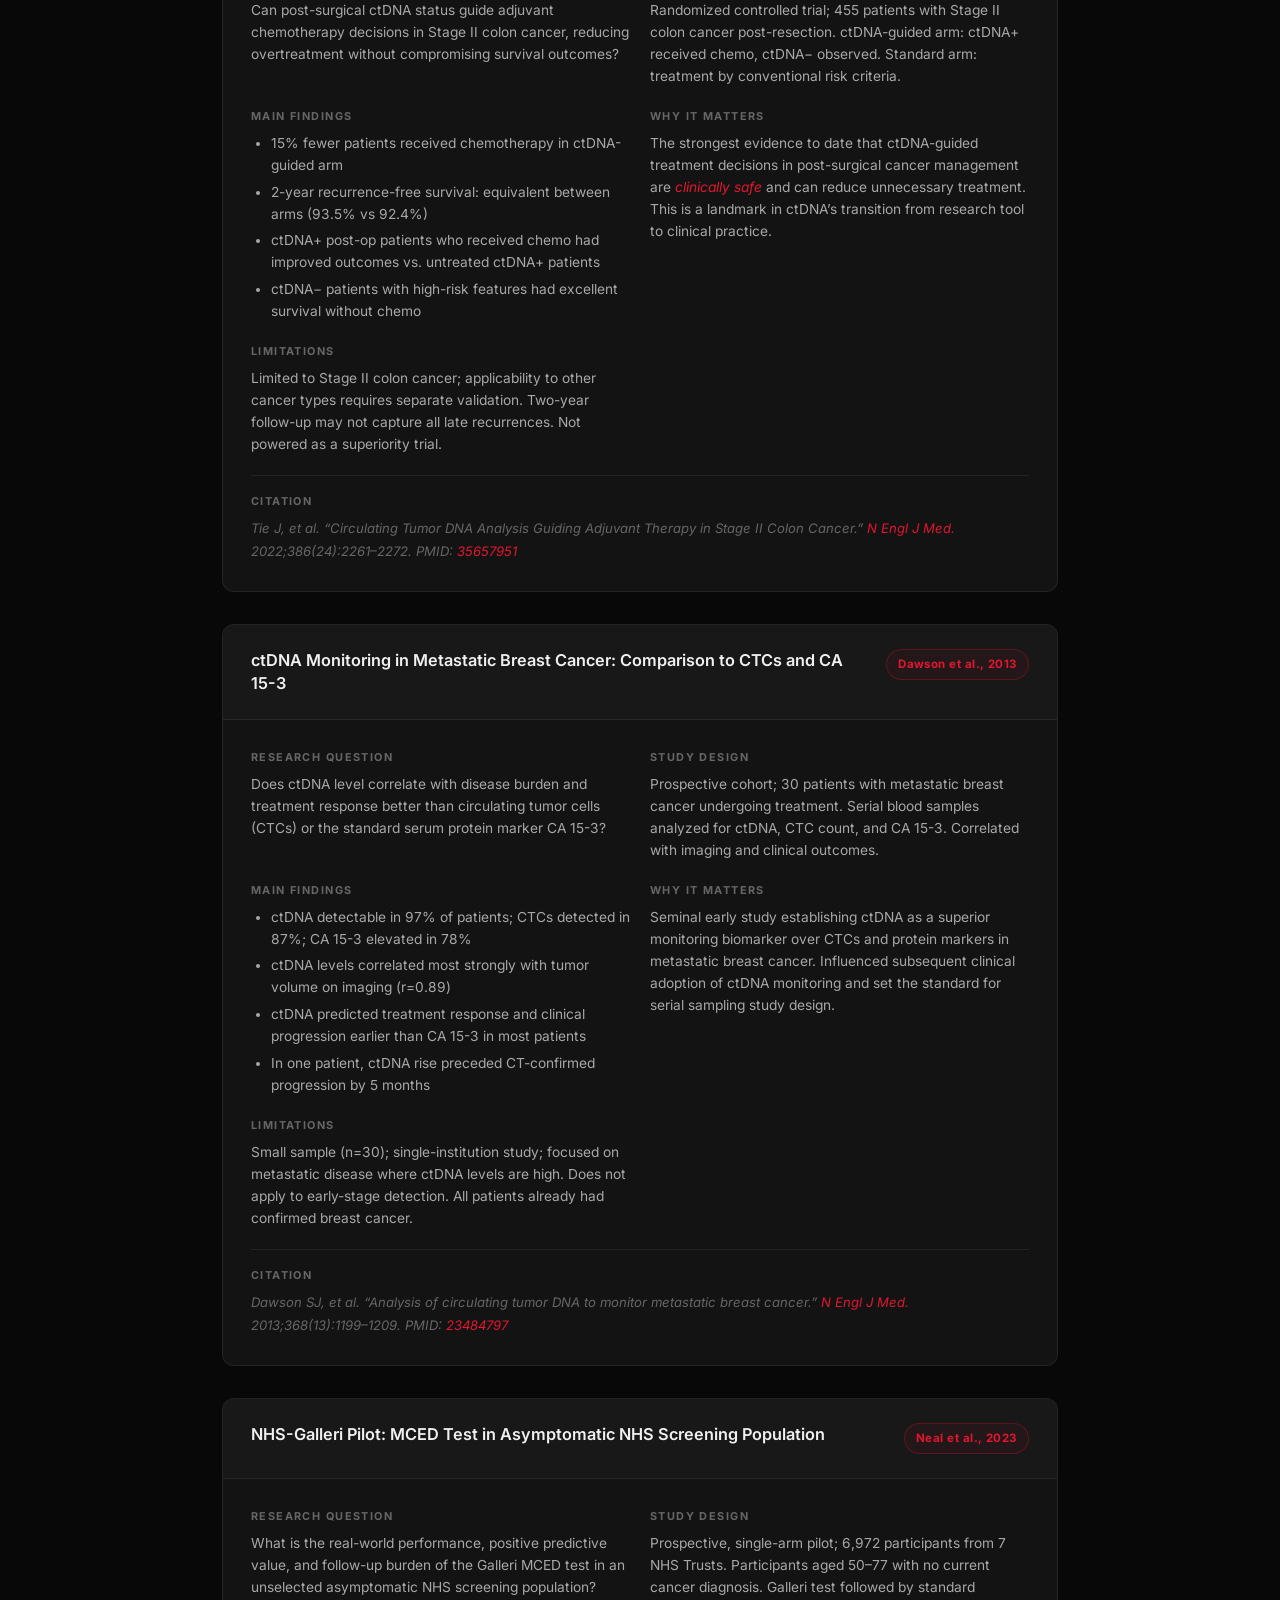
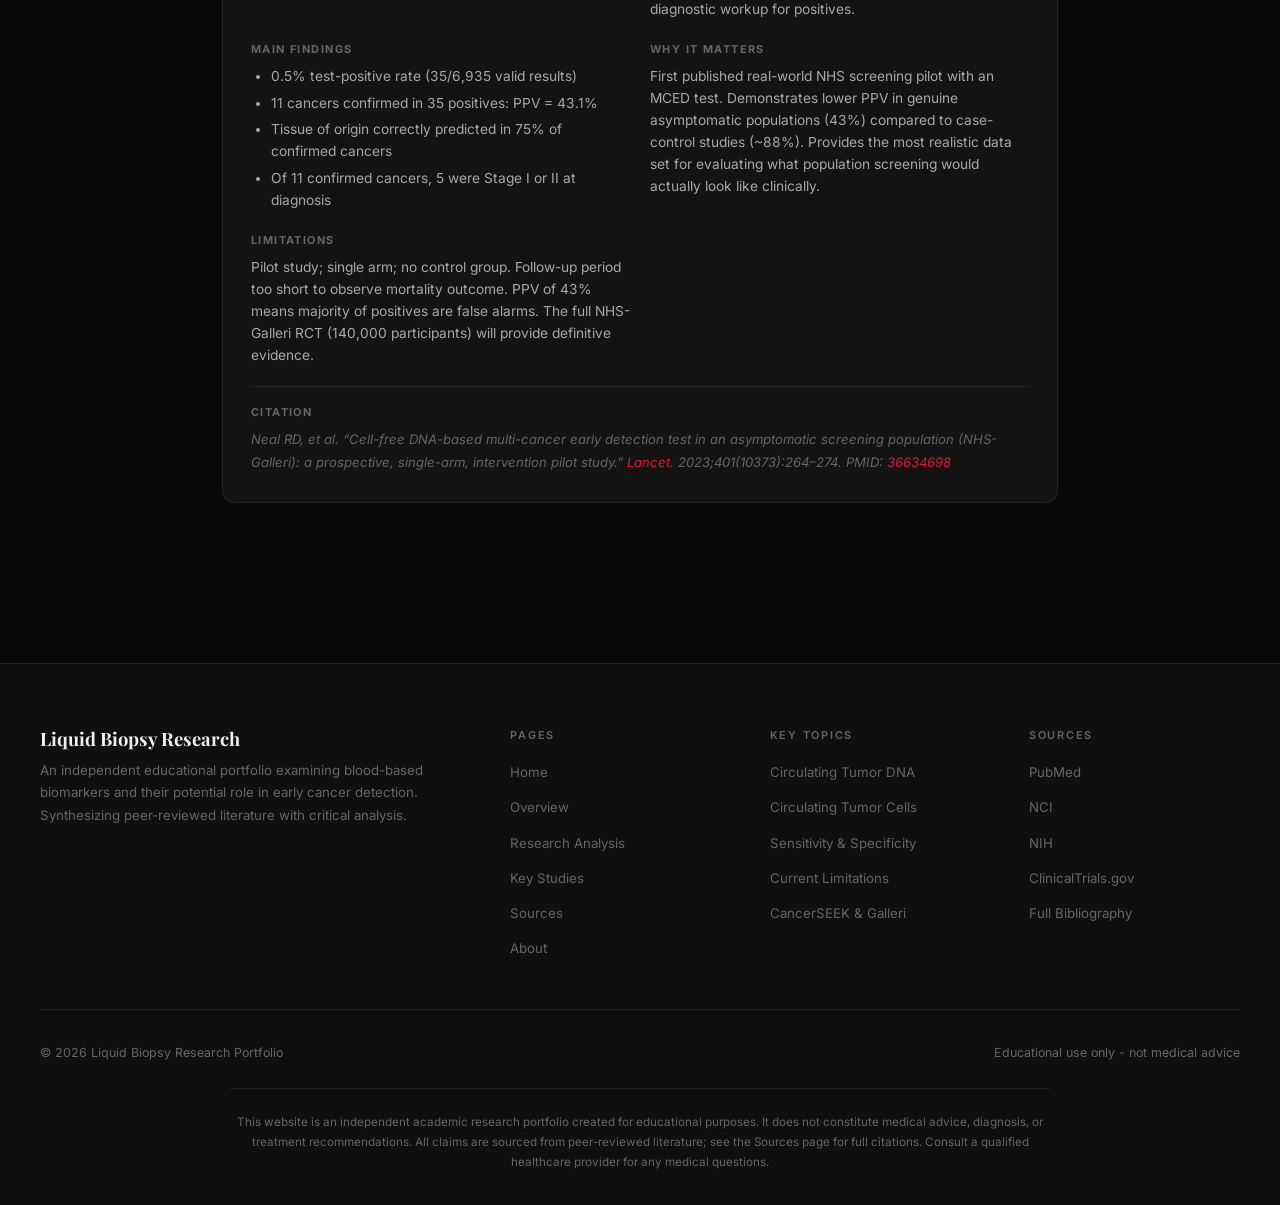
<file: key-studies.html>
<!DOCTYPE html>
<html lang="en">
<head>
  <meta charset="UTF-8">
  <meta name="viewport" content="width=device-width, initial-scale=1.0">
  <meta name="description" content="Detailed breakdowns of landmark liquid biopsy studies including CancerSEEK, Galleri, DYNAMIC, and ctDNA monitoring trials.">
  <title>Key Studies - Liquid Biopsy Research</title>
  <link rel="preconnect" href="https://fonts.googleapis.com">
  <link rel="preconnect" href="https://fonts.gstatic.com" crossorigin>
  <link href="https://fonts.googleapis.com/css2?family=Playfair+Display:ital,wght@0,600;0,700;1,600&family=Inter:wght@300;400;500;600;700&display=swap" rel="stylesheet">
  <link rel="stylesheet" href="style.css">
</head>
<body>
    <nav class="navbar" id="navbar">
      <div class="nav-container">
        <a href="index.html" class="nav-brand">
          <span class="site-title">Liquid Biopsy Research</span>
          <span class="nav-tagline">Early Cancer Detection</span>
        </a>
        <ul class="nav-menu" id="navMenu"><li><a href="index.html" class="nav-link">Home</a></li>
<li class="nav-dropdown">
  <a href="#" class="nav-link nav-dropdown-toggle">Research <span class="nav-caret">▼</span></a>
  <ul class="nav-dropdown-menu">
    <li><a href="overview.html" class="nav-link">Overview</a></li>
    <li><a href="research-analysis.html" class="nav-link">Research Analysis</a></li>
    <li><a href="key-studies.html" class="nav-link active">Key Studies</a></li>
  </ul>
</li>
<li class="nav-dropdown">
  <a href="#" class="nav-link nav-dropdown-toggle">More <span class="nav-caret">▼</span></a>
  <ul class="nav-dropdown-menu">
    <li><a href="sources.html" class="nav-link">Sources</a></li>
    <li><a href="about.html" class="nav-link">About</a></li>
  </ul>
</li>
</ul>
        <button class="nav-hamburger" id="hamburger" aria-label="Toggle navigation">
          <span></span><span></span><span></span>
        </button>
      </div>
    </nav>

  <section class="page-header">
    <div class="page-header-inner reveal-fade">
      <span class="section-eyebrow">Evidence Base</span>
      <h2>Key Studies &amp; Clinical Trials</h2>
      <p class="page-subtitle">Landmark research shaping our understanding of liquid biopsy. Each study is summarized with findings, methods, limitations, and why it matters.</p>
    </div>
  </section>

  <main class="content-container">
    <p class="intro-text">Six high-impact studies across early detection, treatment monitoring, and screening feasibility. Every claim on this site is traceable to one of these or the sources listed on the bibliography page.</p>

    <!-- STUDY 1 -->
    <section class="content-section reveal">
      <h3>Early Detection &amp; Multi-Cancer Tests</h3>

      <div class="study-card">
        <div class="study-header">
          <h4>CancerSEEK: Multi-Analyte Blood Test for Early Cancer Detection</h4>
          <span class="study-year">Cohen et al., 2018</span>
        </div>
        <div class="study-content">
          <div class="study-detail">
            <strong>Research Question</strong>
            <p>Can a single blood test combining protein biomarkers and ctDNA mutations detect non-metastatic cancers across eight cancer types?</p>
          </div>
          <div class="study-detail">
            <strong>Study Design</strong>
            <p>Case-control; 1,005 patients with Stage I&ndash;III cancers (8 types) vs. 812 healthy controls. Tested 8 protein biomarkers + 16 ctDNA hotspot mutations.</p>
          </div>
          <div class="study-detail">
            <strong>Main Findings</strong>
            <ul>
              <li>Overall sensitivity: 70% (range 33% [breast] to 98% [ovarian])</li>
              <li>Specificity: 99% (7 false positives in 812 controls)</li>
              <li>Correctly identified tissue of origin in 83% of test-positive cases</li>
              <li>Stage I sensitivity notably lower: ~40% overall</li>
            </ul>
          </div>
          <div class="study-detail">
            <strong>Why It Matters</strong>
            <p>Demonstrated that a multi-analyte approach combining protein + DNA biomarkers could detect diverse cancers from a single blood draw with clinically relevant specificity. Established proof of concept for multi-cancer early detection (MCED) tests.</p>
          </div>
          <div class="study-detail">
            <strong>Limitations</strong>
            <p>Case-control design with equal cancer/control representation (not real-world prevalence). Patients had known, diagnosed cancers, not truly asymptomatic. Sensitivity was dramatically lower for Stage I than overall. Does not establish clinical benefit.</p>
          </div>
          <div class="study-citation full-width">
            <strong>Citation</strong>
            <p>Cohen JD, et al. &ldquo;Detection and localization of surgically resectable cancers with a multi-analyte blood test.&rdquo; <em>Science.</em> 2018;359(6378):926&ndash;930. PMID: <a href="https://pubmed.ncbi.nlm.nih.gov/29348365/" target="_blank" rel="noopener">29348365</a></p>
          </div>
        </div>
      </div>

      <!-- STUDY 2 -->
      <div class="study-card">
        <div class="study-header">
          <h4>Galleri MCED Test: Clinical Validation of Methylation-Based Multi-Cancer Detection</h4>
          <span class="study-year">Klein et al., 2021</span>
        </div>
        <div class="study-content">
          <div class="study-detail">
            <strong>Research Question</strong>
            <p>Can genome-wide cfDNA methylation patterns from a blood test accurately detect and localize cancer signal across 50+ cancer types in an independent validation cohort?</p>
          </div>
          <div class="study-detail">
            <strong>Study Design</strong>
            <p>Independent validation set within CCGA study; 6,689 participants (2,369 cancer, 4,320 non-cancer). Methylation sequencing of cfDNA; ML classifier trained on separate training set.</p>
          </div>
          <div class="study-detail">
            <strong>Main Findings</strong>
            <ul>
              <li>Overall sensitivity: 51.5% at 99.5% specificity</li>
              <li>Stage I sensitivity: 16.8%; Stage III: 77.4%; Stage IV: 90.1%</li>
              <li>Tissue of origin correctly predicted in 88.7% of positives</li>
              <li>12 cancer types had &gt;75% sensitivity (e.g., anorectal, head/neck, ovarian)</li>
            </ul>
          </div>
          <div class="study-detail">
            <strong>Why It Matters</strong>
            <p>The most rigorously validated MCED test published. Demonstrated that methylation-based detection achieves high specificity across a truly diverse cancer cohort and can predict tissue of origin at high accuracy, which is critical for guiding follow-up imaging.</p>
          </div>
          <div class="study-detail">
            <strong>Limitations</strong>
            <p>Case-control enrichment inflates apparent PPV. Only 16.8% Stage I sensitivity means 5 of 6 early-stage cancers are missed. No evidence yet of mortality reduction in a screened population. NHS-Galleri RCT (N=140,000) is ongoing.</p>
          </div>
          <div class="study-citation full-width">
            <strong>Citation</strong>
            <p>Klein EA, et al. &ldquo;Clinical validation of a targeted methylation-based multi-cancer early detection test using an independent validation set.&rdquo; <em>Ann Oncol.</em> 2021;32(9):1167&ndash;1177. PMID: <a href="https://pubmed.ncbi.nlm.nih.gov/34044096/" target="_blank" rel="noopener">34044096</a></p>
          </div>
        </div>
      </div>

      <!-- STUDY 3 -->
      <div class="study-card">
        <div class="study-header">
          <h4>DETECT-A Trial: Feasibility of MCED Blood Testing Combined with PET-CT in Asymptomatic Women</h4>
          <span class="study-year">Lennon et al., 2020</span>
        </div>
        <div class="study-content">
          <div class="study-detail">
            <strong>Research Question</strong>
            <p>Is CancerSEEK multi-analyte blood testing feasible as a population screening tool in asymptomatic women, and what happens clinically after a positive result?</p>
          </div>
          <div class="study-detail">
            <strong>Study Design</strong>
            <p>Prospective, single-arm trial. 10,006 women without prior cancer history, ages 65&ndash;75. Blood test followed by PET-CT and specialist evaluation for positives.</p>
          </div>
          <div class="study-detail">
            <strong>Main Findings</strong>
            <ul>
              <li>96 positive blood test results in 10,006 participants (1.0%)</li>
              <li>PET-CT revealed potential cancers in 36/96 positives</li>
              <li>26 cancers confirmed; of these, 19 were not found by standard screening</li>
              <li>9 positives had no cancer found despite extensive workup (false positives)</li>
              <li>PPV of confirmed PET-CT findings: ~72%</li>
            </ul>
          </div>
          <div class="study-detail">
            <strong>Why It Matters</strong>
            <p>First prospective feasibility study of an MCED test in a true asymptomatic population. Demonstrated detection of cancers not identified by standard screening, but also quantified the false positive burden and illustrated the clinical complexity of follow-up workups.</p>
          </div>
          <div class="study-detail">
            <strong>Limitations</strong>
            <p>No control arm; cannot determine whether early detection improved outcomes. Only enrolled women. 9 of 96 positives led to extensive, unnecessary workup. No proof of mortality reduction.</p>
          </div>
          <div class="study-citation full-width">
            <strong>Citation</strong>
            <p>Lennon AM, et al. &ldquo;Feasibility of blood testing combined with PET-CT to screen for cancer and guide intervention.&rdquo; <em>Science.</em> 2020;369(6499):eabb9601. PMID: <a href="https://pubmed.ncbi.nlm.nih.gov/32630322/" target="_blank" rel="noopener">32630322</a></p>
          </div>
        </div>
      </div>
    </section>

    <!-- SECTION 2: Treatment Monitoring -->
    <section class="content-section reveal">
      <h3>Treatment Monitoring &amp; Residual Disease</h3>

      <!-- STUDY 4 -->
      <div class="study-card">
        <div class="study-header">
          <h4>DYNAMIC Trial: ctDNA-Guided Adjuvant Chemotherapy in Stage II Colon Cancer</h4>
          <span class="study-year">Tie et al., 2022</span>
        </div>
        <div class="study-content">
          <div class="study-detail">
            <strong>Research Question</strong>
            <p>Can post-surgical ctDNA status guide adjuvant chemotherapy decisions in Stage II colon cancer, reducing overtreatment without compromising survival outcomes?</p>
          </div>
          <div class="study-detail">
            <strong>Study Design</strong>
            <p>Randomized controlled trial; 455 patients with Stage II colon cancer post-resection. ctDNA-guided arm: ctDNA+ received chemo, ctDNA&minus; observed. Standard arm: treatment by conventional risk criteria.</p>
          </div>
          <div class="study-detail">
            <strong>Main Findings</strong>
            <ul>
              <li>15% fewer patients received chemotherapy in ctDNA-guided arm</li>
              <li>2-year recurrence-free survival: equivalent between arms (93.5% vs 92.4%)</li>
              <li>ctDNA+ post-op patients who received chemo had improved outcomes vs. untreated ctDNA+ patients</li>
              <li>ctDNA&minus; patients with high-risk features had excellent survival without chemo</li>
            </ul>
          </div>
          <div class="study-detail">
            <strong>Why It Matters</strong>
            <p>The strongest evidence to date that ctDNA-guided treatment decisions in post-surgical cancer management are <em>clinically safe</em> and can reduce unnecessary treatment. This is a landmark in ctDNA&rsquo;s transition from research tool to clinical practice.</p>
          </div>
          <div class="study-detail">
            <strong>Limitations</strong>
            <p>Limited to Stage II colon cancer; applicability to other cancer types requires separate validation. Two-year follow-up may not capture all late recurrences. Not powered as a superiority trial.</p>
          </div>
          <div class="study-citation full-width">
            <strong>Citation</strong>
            <p>Tie J, et al. &ldquo;Circulating Tumor DNA Analysis Guiding Adjuvant Therapy in Stage II Colon Cancer.&rdquo; <em>N Engl J Med.</em> 2022;386(24):2261&ndash;2272. PMID: <a href="https://pubmed.ncbi.nlm.nih.gov/35657951/" target="_blank" rel="noopener">35657951</a></p>
          </div>
        </div>
      </div>

      <!-- STUDY 5 -->
      <div class="study-card">
        <div class="study-header">
          <h4>ctDNA Monitoring in Metastatic Breast Cancer: Comparison to CTCs and CA 15-3</h4>
          <span class="study-year">Dawson et al., 2013</span>
        </div>
        <div class="study-content">
          <div class="study-detail">
            <strong>Research Question</strong>
            <p>Does ctDNA level correlate with disease burden and treatment response better than circulating tumor cells (CTCs) or the standard serum protein marker CA 15-3?</p>
          </div>
          <div class="study-detail">
            <strong>Study Design</strong>
            <p>Prospective cohort; 30 patients with metastatic breast cancer undergoing treatment. Serial blood samples analyzed for ctDNA, CTC count, and CA 15-3. Correlated with imaging and clinical outcomes.</p>
          </div>
          <div class="study-detail">
            <strong>Main Findings</strong>
            <ul>
              <li>ctDNA detectable in 97% of patients; CTCs detected in 87%; CA 15-3 elevated in 78%</li>
              <li>ctDNA levels correlated most strongly with tumor volume on imaging (r=0.89)</li>
              <li>ctDNA predicted treatment response and clinical progression earlier than CA 15-3 in most patients</li>
              <li>In one patient, ctDNA rise preceded CT-confirmed progression by 5 months</li>
            </ul>
          </div>
          <div class="study-detail">
            <strong>Why It Matters</strong>
            <p>Seminal early study establishing ctDNA as a superior monitoring biomarker over CTCs and protein markers in metastatic breast cancer. Influenced subsequent clinical adoption of ctDNA monitoring and set the standard for serial sampling study design.</p>
          </div>
          <div class="study-detail">
            <strong>Limitations</strong>
            <p>Small sample (n=30); single-institution study; focused on metastatic disease where ctDNA levels are high. Does not apply to early-stage detection. All patients already had confirmed breast cancer.</p>
          </div>
          <div class="study-citation full-width">
            <strong>Citation</strong>
            <p>Dawson SJ, et al. &ldquo;Analysis of circulating tumor DNA to monitor metastatic breast cancer.&rdquo; <em>N Engl J Med.</em> 2013;368(13):1199&ndash;1209. PMID: <a href="https://pubmed.ncbi.nlm.nih.gov/23484797/" target="_blank" rel="noopener">23484797</a></p>
          </div>
        </div>
      </div>

      <!-- STUDY 6 -->
      <div class="study-card">
        <div class="study-header">
          <h4>NHS-Galleri Pilot: MCED Test in Asymptomatic NHS Screening Population</h4>
          <span class="study-year">Neal et al., 2023</span>
        </div>
        <div class="study-content">
          <div class="study-detail">
            <strong>Research Question</strong>
            <p>What is the real-world performance, positive predictive value, and follow-up burden of the Galleri MCED test in an unselected asymptomatic NHS screening population?</p>
          </div>
          <div class="study-detail">
            <strong>Study Design</strong>
            <p>Prospective, single-arm pilot; 6,972 participants from 7 NHS Trusts. Participants aged 50&ndash;77 with no current cancer diagnosis. Galleri test followed by standard diagnostic workup for positives.</p>
          </div>
          <div class="study-detail">
            <strong>Main Findings</strong>
            <ul>
              <li>0.5% test-positive rate (35/6,935 valid results)</li>
              <li>11 cancers confirmed in 35 positives: PPV = 43.1%</li>
              <li>Tissue of origin correctly predicted in 75% of confirmed cancers</li>
              <li>Of 11 confirmed cancers, 5 were Stage I or II at diagnosis</li>
            </ul>
          </div>
          <div class="study-detail">
            <strong>Why It Matters</strong>
            <p>First published real-world NHS screening pilot with an MCED test. Demonstrates lower PPV in genuine asymptomatic populations (43%) compared to case-control studies (~88%). Provides the most realistic data set for evaluating what population screening would actually look like clinically.</p>
          </div>
          <div class="study-detail">
            <strong>Limitations</strong>
            <p>Pilot study; single arm; no control group. Follow-up period too short to observe mortality outcome. PPV of 43% means majority of positives are false alarms. The full NHS-Galleri RCT (140,000 participants) will provide definitive evidence.</p>
          </div>
          <div class="study-citation full-width">
            <strong>Citation</strong>
            <p>Neal RD, et al. &ldquo;Cell-free DNA-based multi-cancer early detection test in an asymptomatic screening population (NHS-Galleri): a prospective, single-arm, intervention pilot study.&rdquo; <em>Lancet.</em> 2023;401(10373):264&ndash;274. PMID: <a href="https://pubmed.ncbi.nlm.nih.gov/36634698/" target="_blank" rel="noopener">36634698</a></p>
          </div>
        </div>
      </div>

    </section>

  </main>

    <footer class="footer">
      <div class="footer-grid">
        <div class="footer-brand">
          <h3>Liquid Biopsy Research</h3>
          <p>An independent educational portfolio examining blood-based biomarkers and their potential role in early cancer detection. Synthesizing peer-reviewed literature with critical analysis.</p>
        </div>
        <div class="footer-col">
          <h5>Pages</h5>
          <ul class="footer-links">
            <li><a href="index.html">Home</a></li>
            <li><a href="overview.html">Overview</a></li>
            <li><a href="research-analysis.html">Research Analysis</a></li>
            <li><a href="key-studies.html">Key Studies</a></li>
            <li><a href="sources.html">Sources</a></li>
            <li><a href="about.html">About</a></li>
          </ul>
        </div>
        <div class="footer-col">
          <h5>Key Topics</h5>
          <ul class="footer-links">
            <li><a href="overview.html#ctdna">Circulating Tumor DNA</a></li>
            <li><a href="overview.html#ctcs">Circulating Tumor Cells</a></li>
            <li><a href="research-analysis.html#sensitivity">Sensitivity &amp; Specificity</a></li>
            <li><a href="research-analysis.html#limitations">Current Limitations</a></li>
            <li><a href="key-studies.html">CancerSEEK &amp; Galleri</a></li>
          </ul>
        </div>
        <div class="footer-col">
          <h5>Sources</h5>
          <ul class="footer-links">
            <li><a href="https://pubmed.ncbi.nlm.nih.gov" target="_blank" rel="noopener">PubMed</a></li>
            <li><a href="https://www.cancer.gov" target="_blank" rel="noopener">NCI</a></li>
            <li><a href="https://www.nih.gov" target="_blank" rel="noopener">NIH</a></li>
            <li><a href="https://clinicaltrials.gov" target="_blank" rel="noopener">ClinicalTrials.gov</a></li>
            <li><a href="sources.html">Full Bibliography</a></li>
          </ul>
        </div>
      </div>
      <div class="footer-bottom">
        <p>&copy; 2026 Liquid Biopsy Research Portfolio</p>
        <p>Educational use only - not medical advice</p>
      </div>
      <p class="footer-disclaimer">This website is an independent academic research portfolio created for educational purposes. It does not constitute medical advice, diagnosis, or treatment recommendations. All claims are sourced from peer-reviewed literature; see the Sources page for full citations. Consult a qualified healthcare provider for any medical questions.</p>
    </footer>
<script src="script.js"></script>
</body>
</html>
</file>
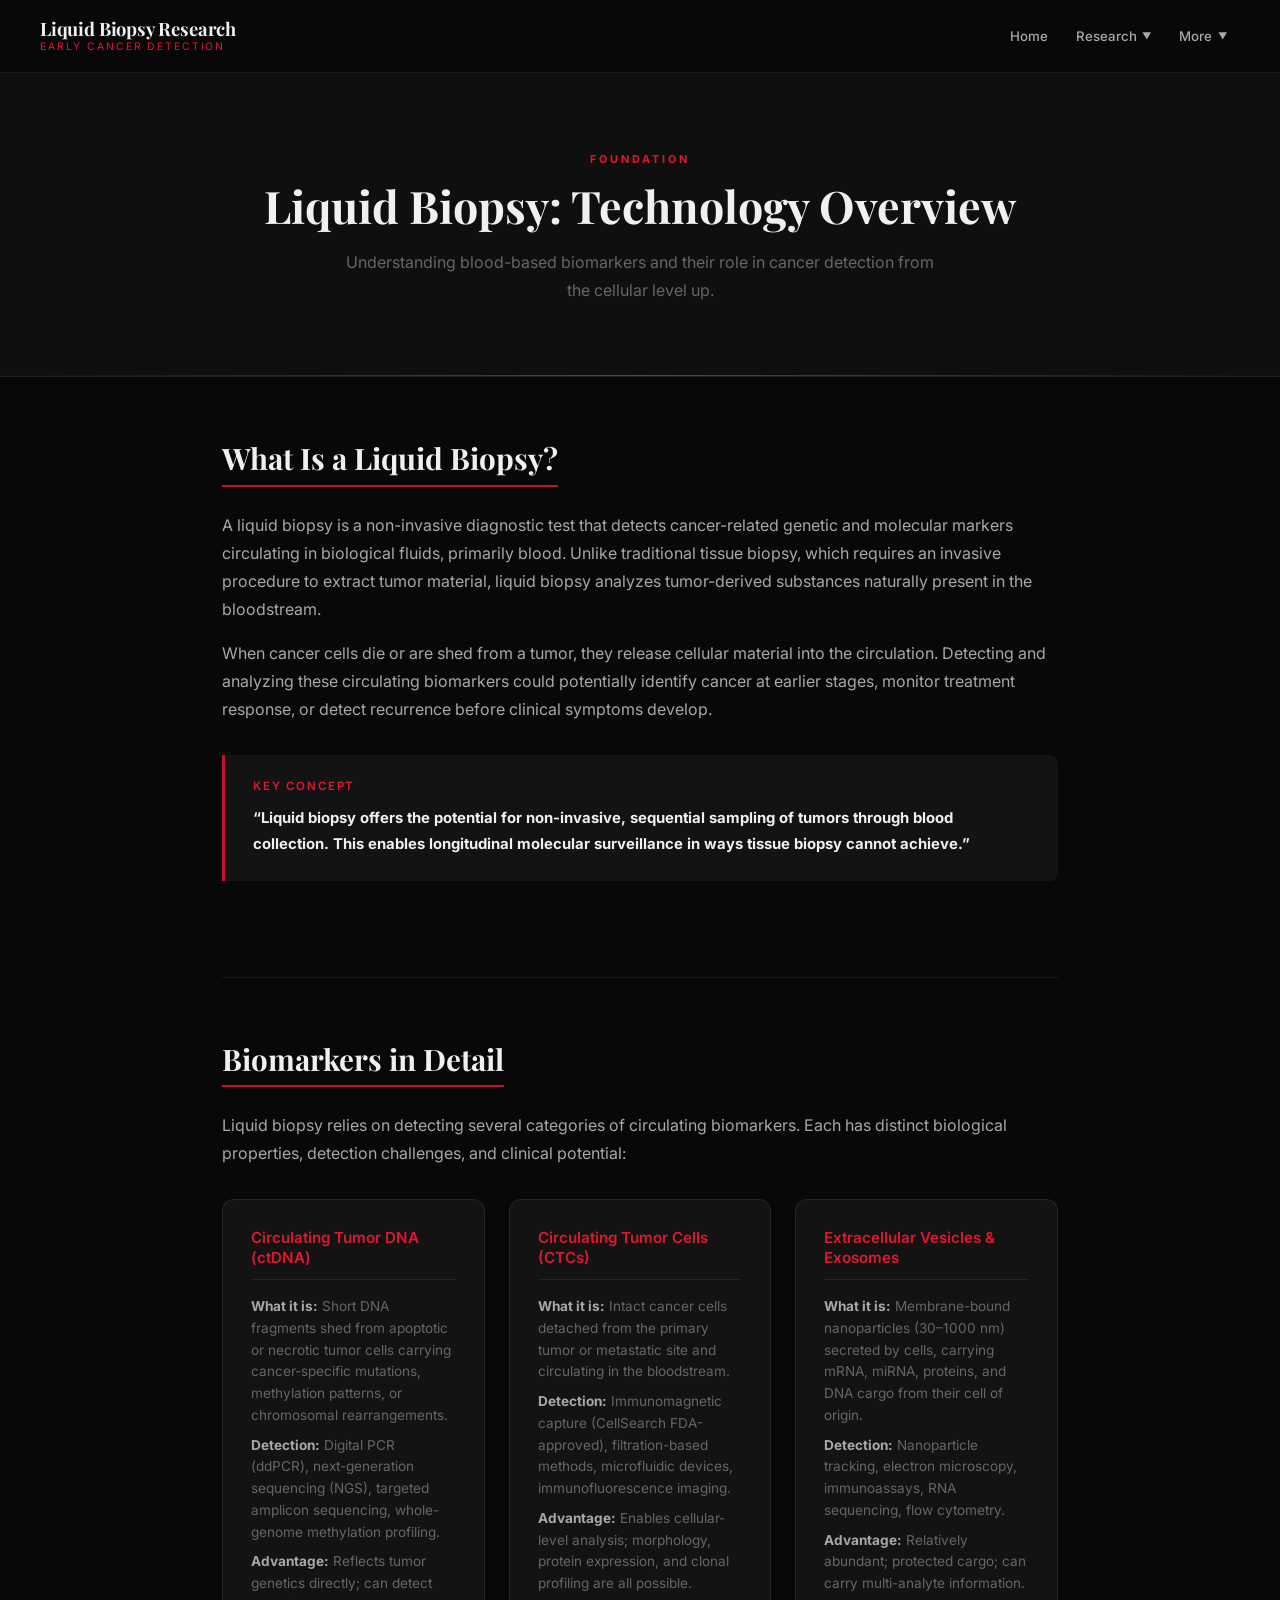
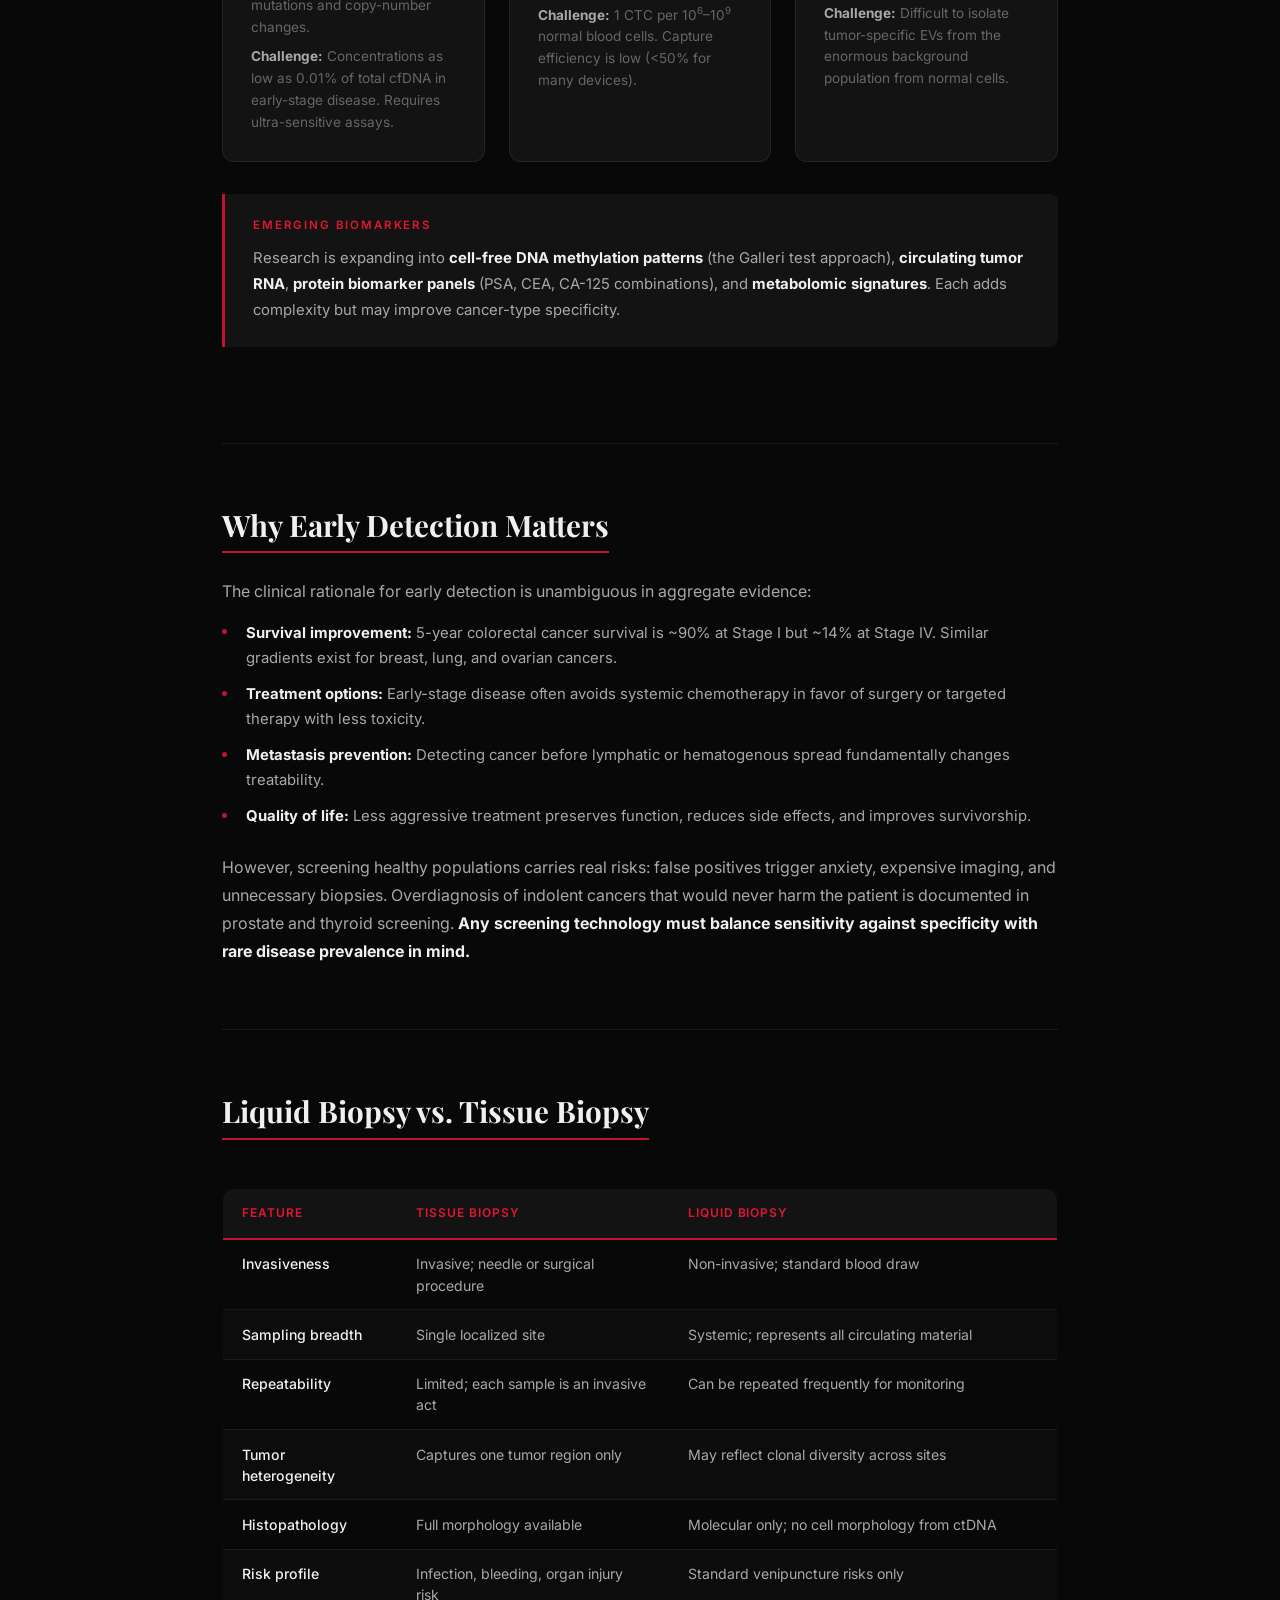
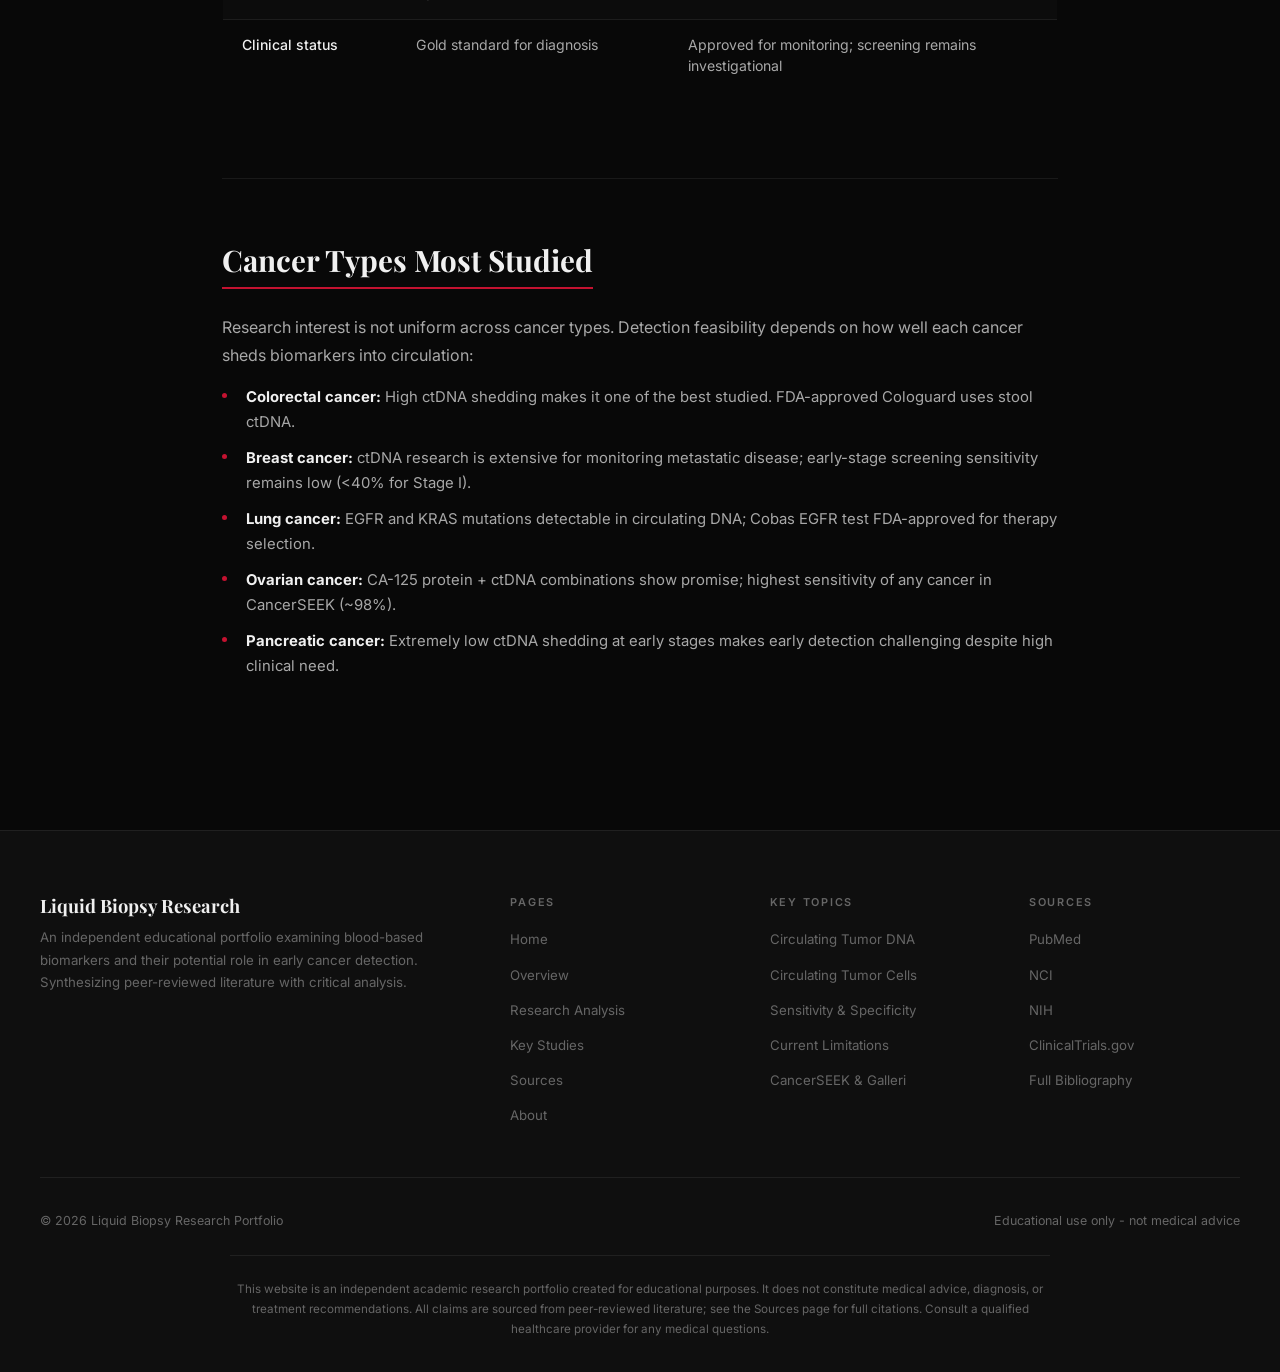
<file: overview.html>
<!DOCTYPE html>
<html lang="en">
<head>
  <meta charset="UTF-8">
  <meta name="viewport" content="width=device-width, initial-scale=1.0">
  <meta name="description" content="Comprehensive overview of liquid biopsy technology, biomarkers, and how it compares to tissue biopsy for early cancer detection.">
  <title>Overview - Liquid Biopsy Research</title>
  <link rel="preconnect" href="https://fonts.googleapis.com">
  <link rel="preconnect" href="https://fonts.gstatic.com" crossorigin>
  <link href="https://fonts.googleapis.com/css2?family=Playfair+Display:ital,wght@0,600;0,700;1,600&family=Inter:wght@300;400;500;600;700&display=swap" rel="stylesheet">
  <link rel="stylesheet" href="style.css">
</head>
<body>
    <nav class="navbar" id="navbar">
      <div class="nav-container">
        <a href="index.html" class="nav-brand">
          <span class="site-title">Liquid Biopsy Research</span>
          <span class="nav-tagline">Early Cancer Detection</span>
        </a>
        <ul class="nav-menu" id="navMenu"><li><a href="index.html" class="nav-link">Home</a></li>
<li class="nav-dropdown">
  <a href="#" class="nav-link nav-dropdown-toggle">Research <span class="nav-caret">▼</span></a>
  <ul class="nav-dropdown-menu">
    <li><a href="overview.html" class="nav-link active">Overview</a></li>
    <li><a href="research-analysis.html" class="nav-link">Research Analysis</a></li>
    <li><a href="key-studies.html" class="nav-link">Key Studies</a></li>
  </ul>
</li>
<li class="nav-dropdown">
  <a href="#" class="nav-link nav-dropdown-toggle">More <span class="nav-caret">▼</span></a>
  <ul class="nav-dropdown-menu">
    <li><a href="sources.html" class="nav-link">Sources</a></li>
    <li><a href="about.html" class="nav-link">About</a></li>
  </ul>
</li>
</ul>
        <button class="nav-hamburger" id="hamburger" aria-label="Toggle navigation">
          <span></span><span></span><span></span>
        </button>
      </div>
    </nav>

  <section class="page-header">
    <div class="page-header-inner reveal-fade">
      <span class="section-eyebrow">Foundation</span>
      <h2>Liquid Biopsy: Technology Overview</h2>
      <p class="page-subtitle">Understanding blood-based biomarkers and their role in cancer detection from the cellular level up.</p>
    </div>
  </section>

  <main class="content-container">

    <section class="content-section reveal">
      <h3 id="what">What Is a Liquid Biopsy?</h3>
      <p>A liquid biopsy is a non-invasive diagnostic test that detects cancer-related genetic and molecular markers circulating in biological fluids, primarily blood. Unlike traditional tissue biopsy, which requires an invasive procedure to extract tumor material, liquid biopsy analyzes tumor-derived substances naturally present in the bloodstream.</p>
      <p>When cancer cells die or are shed from a tumor, they release cellular material into the circulation. Detecting and analyzing these circulating biomarkers could potentially identify cancer at earlier stages, monitor treatment response, or detect recurrence before clinical symptoms develop.</p>
      <div class="highlight-box">
        <h5>Key Concept</h5>
        <p><strong>&ldquo;Liquid biopsy offers the potential for non-invasive, sequential sampling of tumors through blood collection. This enables longitudinal molecular surveillance in ways tissue biopsy cannot achieve.&rdquo;</strong></p>
      </div>
    </section>

    <section class="content-section reveal" id="ctdna">
      <h3>Biomarkers in Detail</h3>
      <p>Liquid biopsy relies on detecting several categories of circulating biomarkers. Each has distinct biological properties, detection challenges, and clinical potential:</p>
      <div class="biomarker-grid">
        <div class="biomarker-card">
          <h4>Circulating Tumor DNA (ctDNA)</h4>
          <p><strong>What it is:</strong> Short DNA fragments shed from apoptotic or necrotic tumor cells carrying cancer-specific mutations, methylation patterns, or chromosomal rearrangements.</p>
          <p><strong>Detection:</strong> Digital PCR (ddPCR), next-generation sequencing (NGS), targeted amplicon sequencing, whole-genome methylation profiling.</p>
          <p><strong>Advantage:</strong> Reflects tumor genetics directly; can detect mutations and copy-number changes.</p>
          <p><strong>Challenge:</strong> Concentrations as low as 0.01% of total cfDNA in early-stage disease. Requires ultra-sensitive assays.</p>
        </div>
        <div class="biomarker-card">
          <h4>Circulating Tumor Cells (CTCs)</h4>
          <p><strong>What it is:</strong> Intact cancer cells detached from the primary tumor or metastatic site and circulating in the bloodstream.</p>
          <p><strong>Detection:</strong> Immunomagnetic capture (CellSearch FDA-approved), filtration-based methods, microfluidic devices, immunofluorescence imaging.</p>
          <p><strong>Advantage:</strong> Enables cellular-level analysis; morphology, protein expression, and clonal profiling are all possible.</p>
          <p><strong>Challenge:</strong> 1 CTC per 10<sup>6</sup>&ndash;10<sup>9</sup> normal blood cells. Capture efficiency is low (&lt;50% for many devices).</p>
        </div>
        <div class="biomarker-card">
          <h4>Extracellular Vesicles &amp; Exosomes</h4>
          <p><strong>What it is:</strong> Membrane-bound nanoparticles (30&ndash;1000 nm) secreted by cells, carrying mRNA, miRNA, proteins, and DNA cargo from their cell of origin.</p>
          <p><strong>Detection:</strong> Nanoparticle tracking, electron microscopy, immunoassays, RNA sequencing, flow cytometry.</p>
          <p><strong>Advantage:</strong> Relatively abundant; protected cargo; can carry multi-analyte information.</p>
          <p><strong>Challenge:</strong> Difficult to isolate tumor-specific EVs from the enormous background population from normal cells.</p>
        </div>
      </div>
      <div class="highlight-box">
        <h5>Emerging Biomarkers</h5>
        <p>Research is expanding into <strong>cell-free DNA methylation patterns</strong> (the Galleri test approach), <strong>circulating tumor RNA</strong>, <strong>protein biomarker panels</strong> (PSA, CEA, CA-125 combinations), and <strong>metabolomic signatures</strong>. Each adds complexity but may improve cancer-type specificity.</p>
      </div>
    </section>

    <section class="content-section reveal">
      <h3>Why Early Detection Matters</h3>
      <p>The clinical rationale for early detection is unambiguous in aggregate evidence:</p>
      <ul class="content-list">
        <li><strong>Survival improvement:</strong> 5-year colorectal cancer survival is ~90% at Stage I but ~14% at Stage IV. Similar gradients exist for breast, lung, and ovarian cancers.</li>
        <li><strong>Treatment options:</strong> Early-stage disease often avoids systemic chemotherapy in favor of surgery or targeted therapy with less toxicity.</li>
        <li><strong>Metastasis prevention:</strong> Detecting cancer before lymphatic or hematogenous spread fundamentally changes treatability.</li>
        <li><strong>Quality of life:</strong> Less aggressive treatment preserves function, reduces side effects, and improves survivorship.</li>
      </ul>
      <p>However, screening healthy populations carries real risks: false positives trigger anxiety, expensive imaging, and unnecessary biopsies. Overdiagnosis of indolent cancers that would never harm the patient is documented in prostate and thyroid screening. <strong>Any screening technology must balance sensitivity against specificity with rare disease prevalence in mind.</strong></p>
    </section>

    <section class="content-section reveal">
      <h3>Liquid Biopsy vs. Tissue Biopsy</h3>
      <div class="sensitivity-table-wrap">
        <table class="comparison-table">
          <thead>
            <tr>
              <th>Feature</th>
              <th>Tissue Biopsy</th>
              <th>Liquid Biopsy</th>
            </tr>
          </thead>
          <tbody>
            <tr><td>Invasiveness</td><td>Invasive; needle or surgical procedure</td><td>Non-invasive; standard blood draw</td></tr>
            <tr><td>Sampling breadth</td><td>Single localized site</td><td>Systemic; represents all circulating material</td></tr>
            <tr><td>Repeatability</td><td>Limited; each sample is an invasive act</td><td>Can be repeated frequently for monitoring</td></tr>
            <tr><td>Tumor heterogeneity</td><td>Captures one tumor region only</td><td>May reflect clonal diversity across sites</td></tr>
            <tr><td>Histopathology</td><td>Full morphology available</td><td>Molecular only; no cell morphology from ctDNA</td></tr>
            <tr><td>Risk profile</td><td>Infection, bleeding, organ injury risk</td><td>Standard venipuncture risks only</td></tr>
            <tr><td>Clinical status</td><td>Gold standard for diagnosis</td><td>Approved for monitoring; screening remains investigational</td></tr>
          </tbody>
        </table>
      </div>
    </section>

    <section class="content-section reveal" id="ctcs">
      <h3>Cancer Types Most Studied</h3>
      <p>Research interest is not uniform across cancer types. Detection feasibility depends on how well each cancer sheds biomarkers into circulation:</p>
      <ul class="content-list">
        <li><strong>Colorectal cancer:</strong> High ctDNA shedding makes it one of the best studied. FDA-approved Cologuard uses stool ctDNA.</li>
        <li><strong>Breast cancer:</strong> ctDNA research is extensive for monitoring metastatic disease; early-stage screening sensitivity remains low (&lt;40% for Stage I).</li>
        <li><strong>Lung cancer:</strong> EGFR and KRAS mutations detectable in circulating DNA; Cobas EGFR test FDA-approved for therapy selection.</li>
        <li><strong>Ovarian cancer:</strong> CA-125 protein + ctDNA combinations show promise; highest sensitivity of any cancer in CancerSEEK (~98%).</li>
        <li><strong>Pancreatic cancer:</strong> Extremely low ctDNA shedding at early stages makes early detection challenging despite high clinical need.</li>
      </ul>
    </section>

  </main>

    <footer class="footer">
      <div class="footer-grid">
        <div class="footer-brand">
          <h3>Liquid Biopsy Research</h3>
          <p>An independent educational portfolio examining blood-based biomarkers and their potential role in early cancer detection. Synthesizing peer-reviewed literature with critical analysis.</p>
        </div>
        <div class="footer-col">
          <h5>Pages</h5>
          <ul class="footer-links">
            <li><a href="index.html">Home</a></li>
            <li><a href="overview.html">Overview</a></li>
            <li><a href="research-analysis.html">Research Analysis</a></li>
            <li><a href="key-studies.html">Key Studies</a></li>
            <li><a href="sources.html">Sources</a></li>
            <li><a href="about.html">About</a></li>
          </ul>
        </div>
        <div class="footer-col">
          <h5>Key Topics</h5>
          <ul class="footer-links">
            <li><a href="overview.html#ctdna">Circulating Tumor DNA</a></li>
            <li><a href="overview.html#ctcs">Circulating Tumor Cells</a></li>
            <li><a href="research-analysis.html#sensitivity">Sensitivity &amp; Specificity</a></li>
            <li><a href="research-analysis.html#limitations">Current Limitations</a></li>
            <li><a href="key-studies.html">CancerSEEK &amp; Galleri</a></li>
          </ul>
        </div>
        <div class="footer-col">
          <h5>Sources</h5>
          <ul class="footer-links">
            <li><a href="https://pubmed.ncbi.nlm.nih.gov" target="_blank" rel="noopener">PubMed</a></li>
            <li><a href="https://www.cancer.gov" target="_blank" rel="noopener">NCI</a></li>
            <li><a href="https://www.nih.gov" target="_blank" rel="noopener">NIH</a></li>
            <li><a href="https://clinicaltrials.gov" target="_blank" rel="noopener">ClinicalTrials.gov</a></li>
            <li><a href="sources.html">Full Bibliography</a></li>
          </ul>
        </div>
      </div>
      <div class="footer-bottom">
        <p>&copy; 2026 Liquid Biopsy Research Portfolio</p>
        <p>Educational use only - not medical advice</p>
      </div>
      <p class="footer-disclaimer">This website is an independent academic research portfolio created for educational purposes. It does not constitute medical advice, diagnosis, or treatment recommendations. All claims are sourced from peer-reviewed literature; see the Sources page for full citations. Consult a qualified healthcare provider for any medical questions.</p>
    </footer>
<script src="script.js"></script>
</body>
</html>
</file>
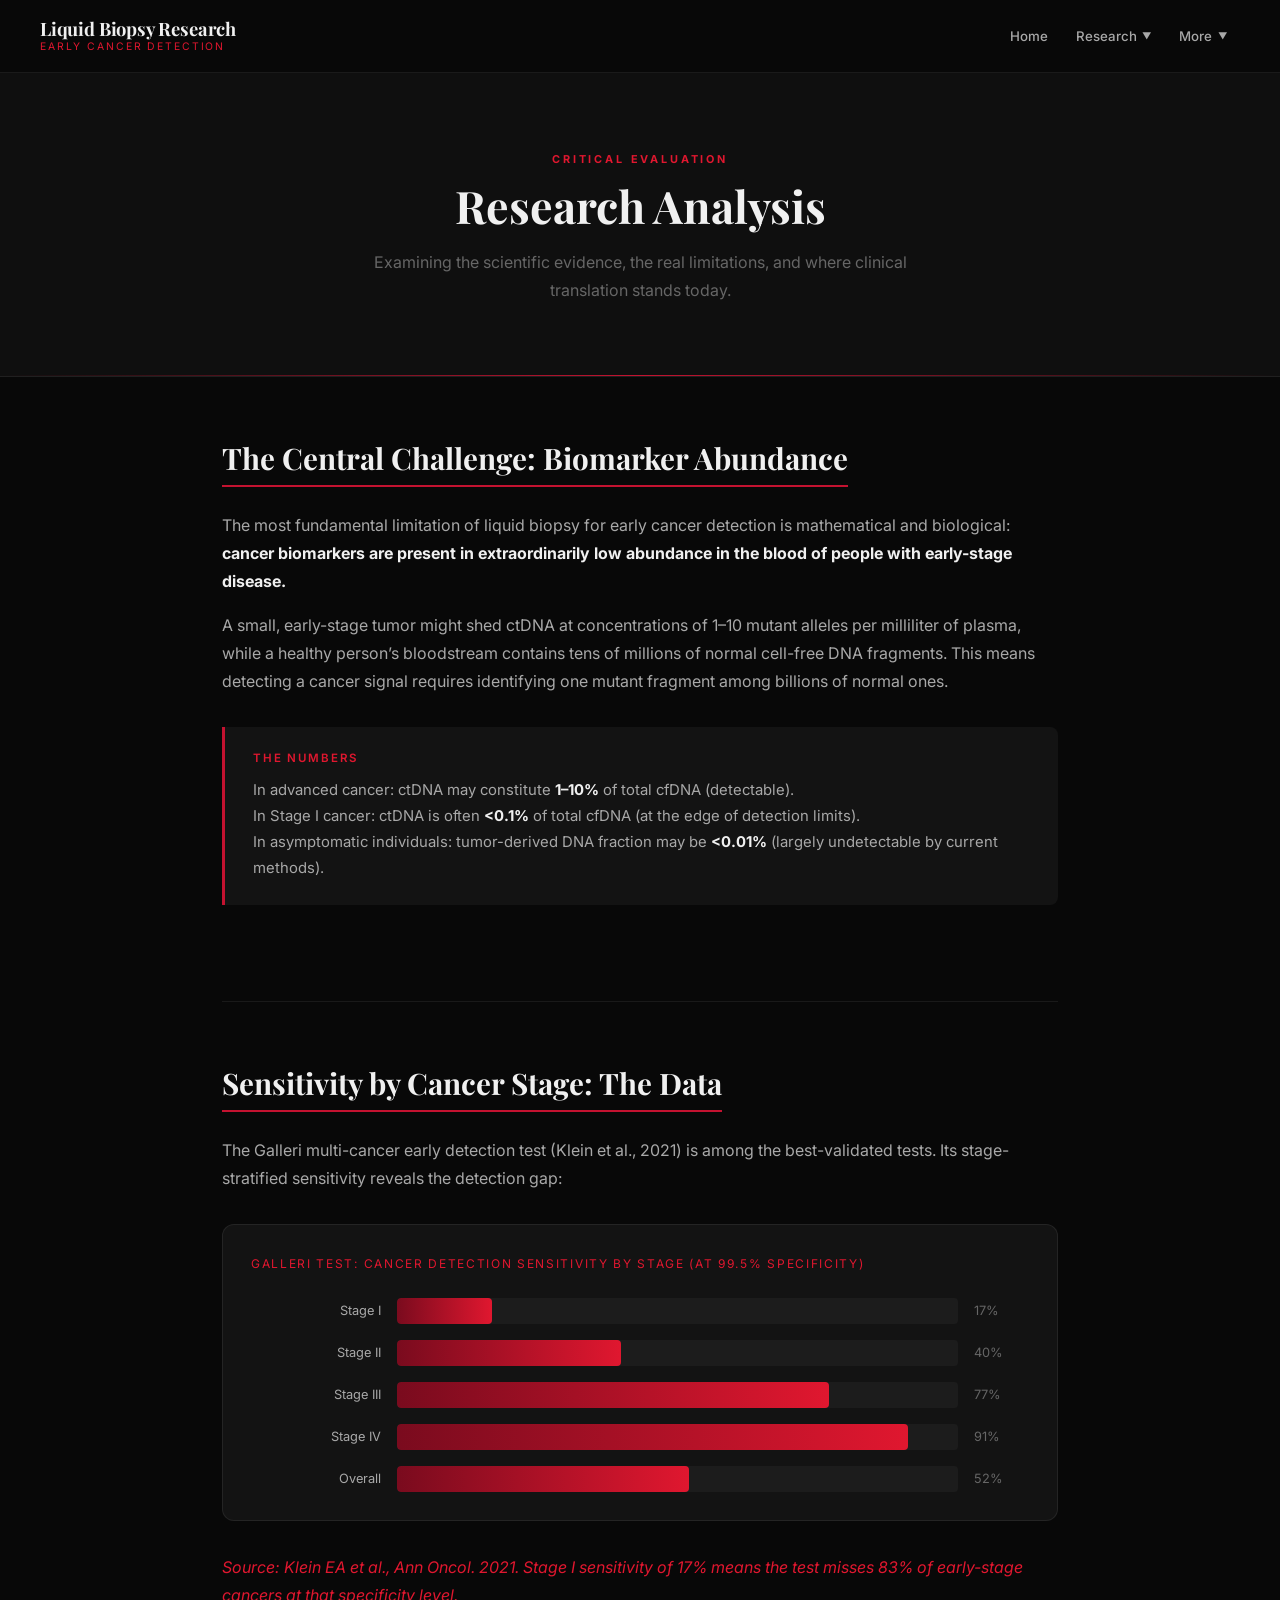
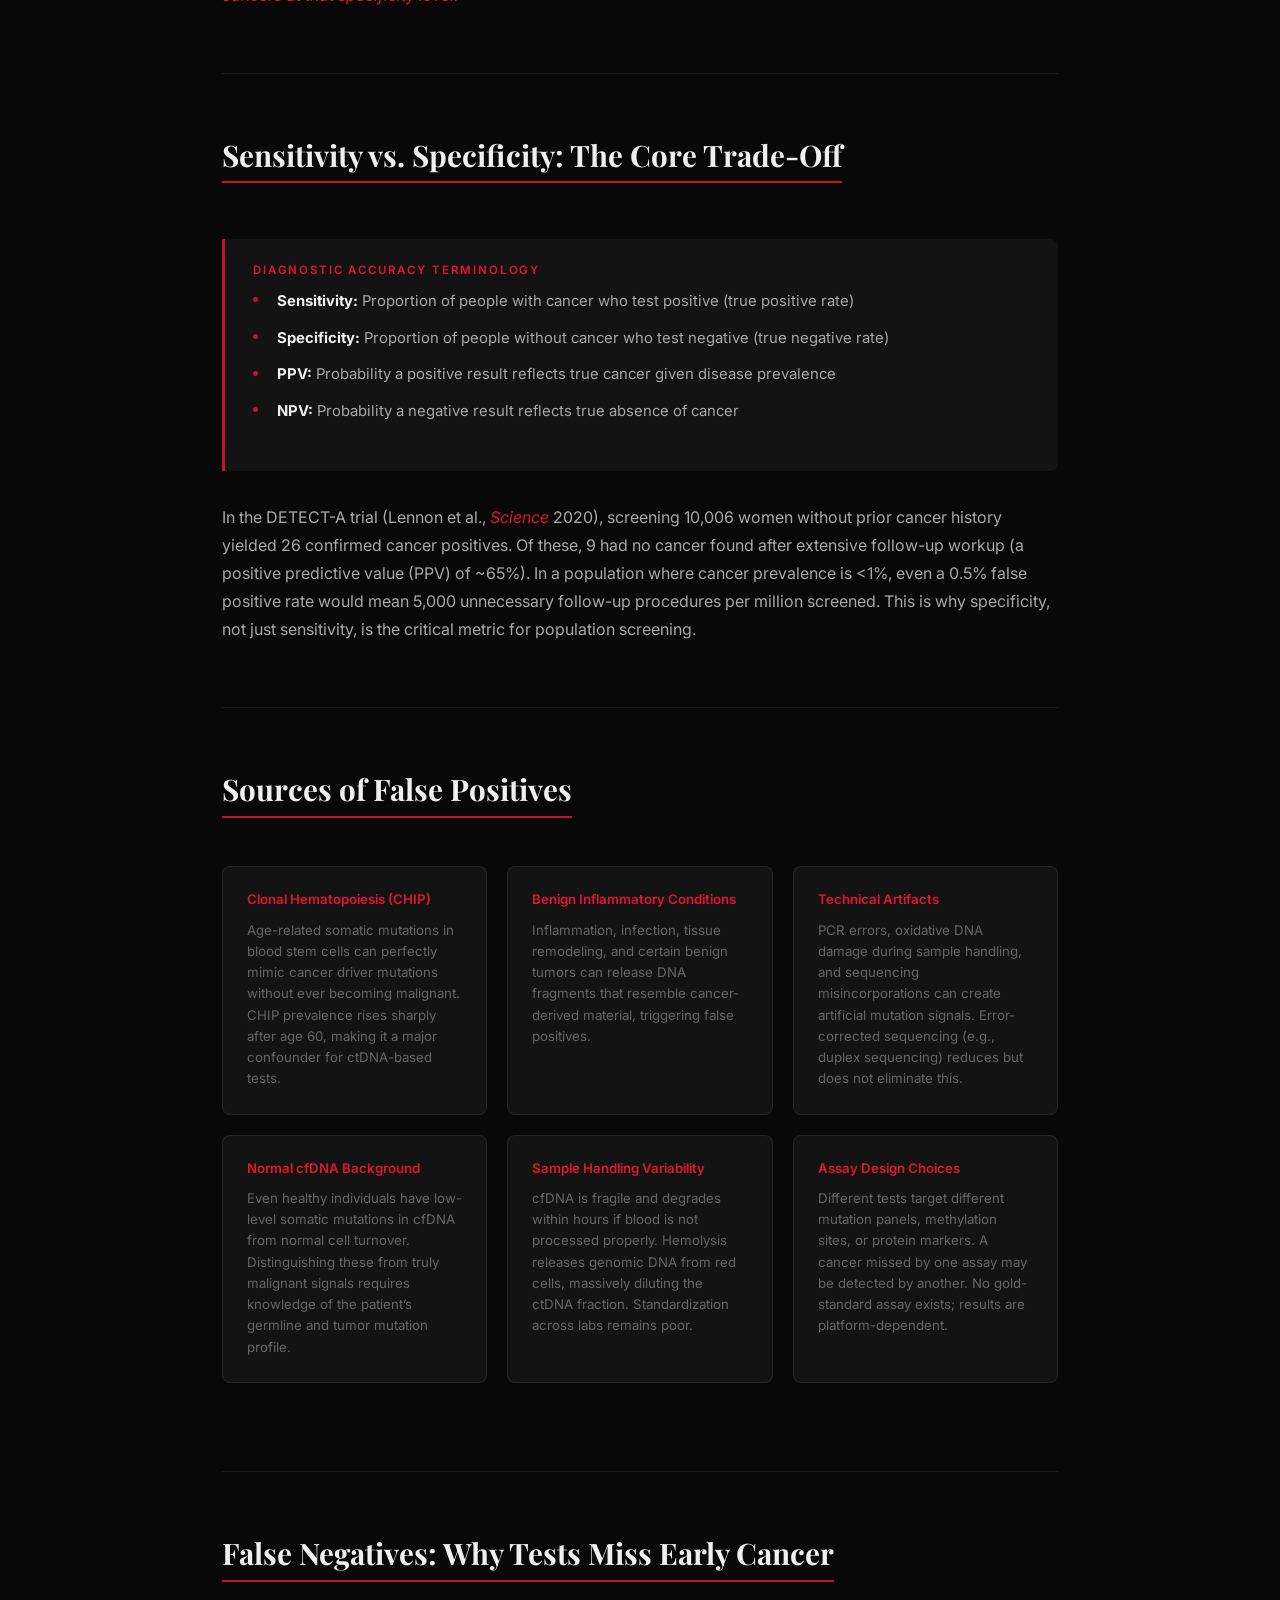
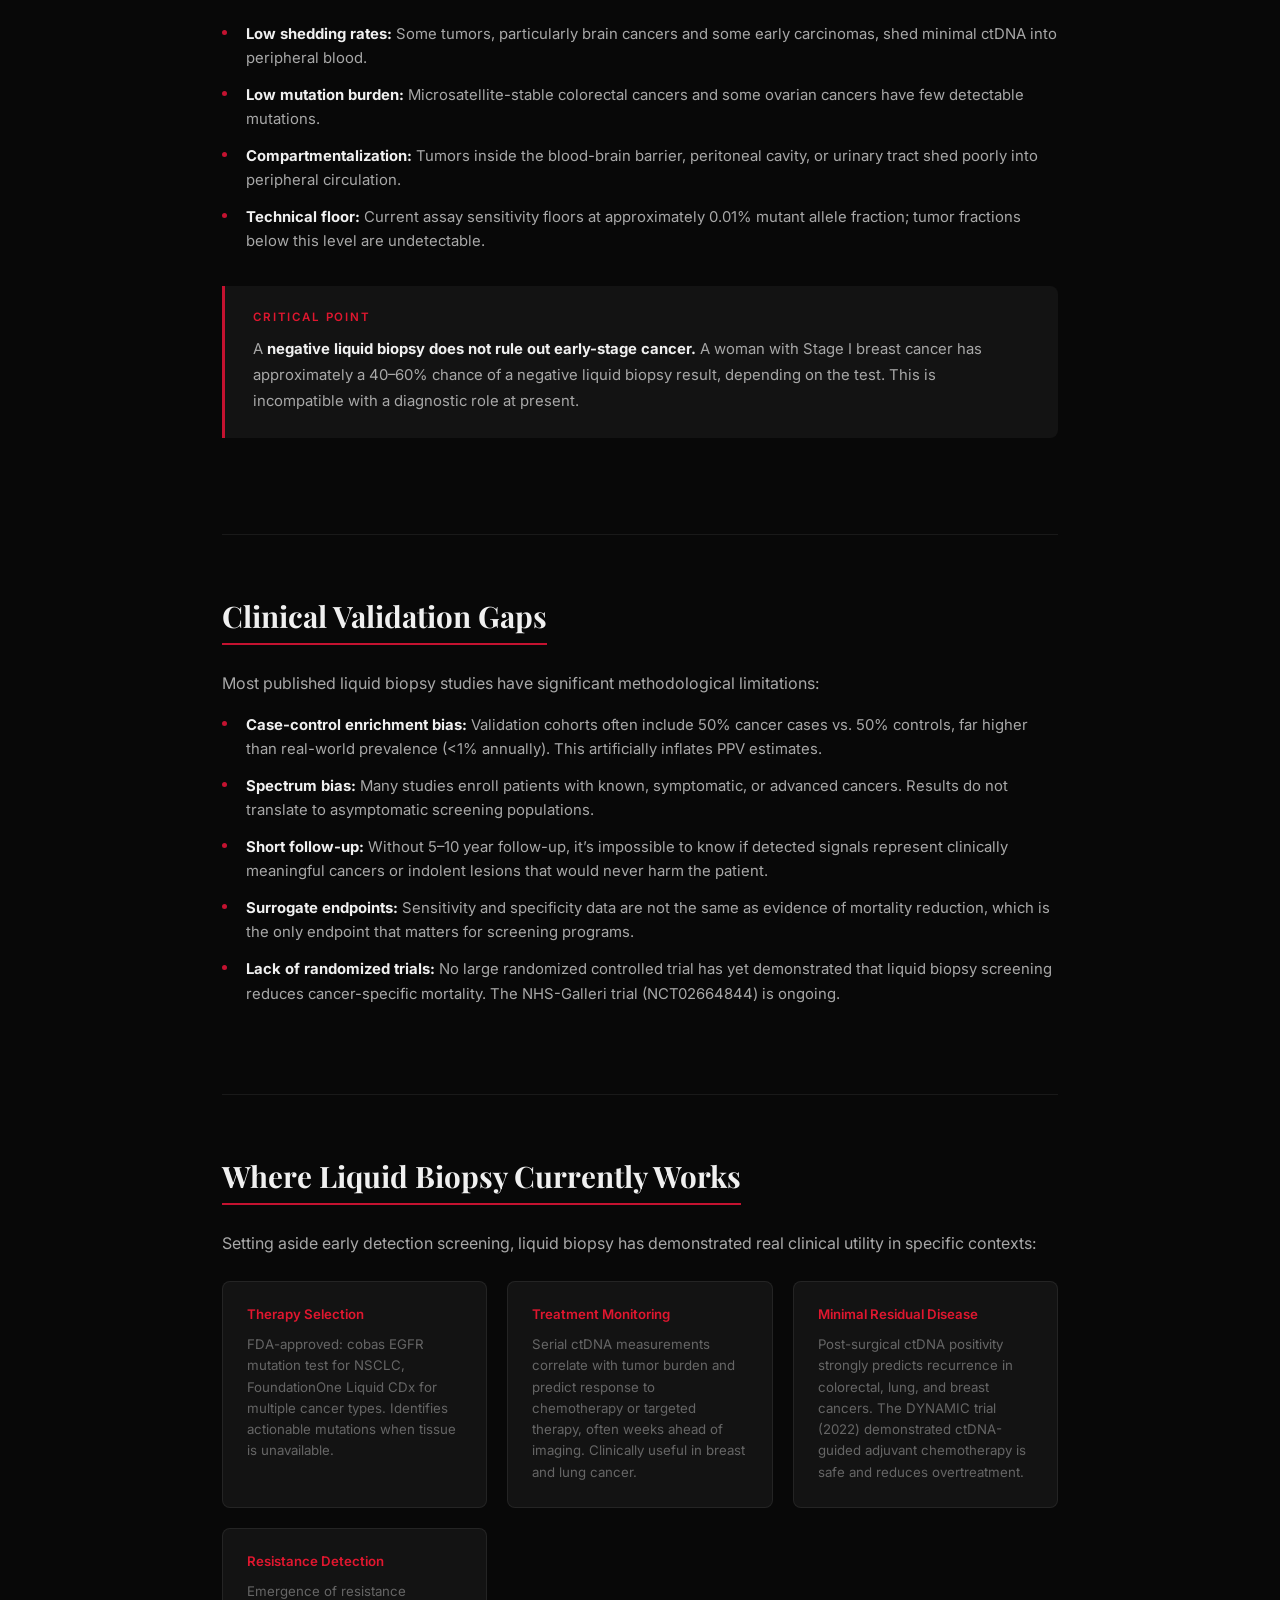
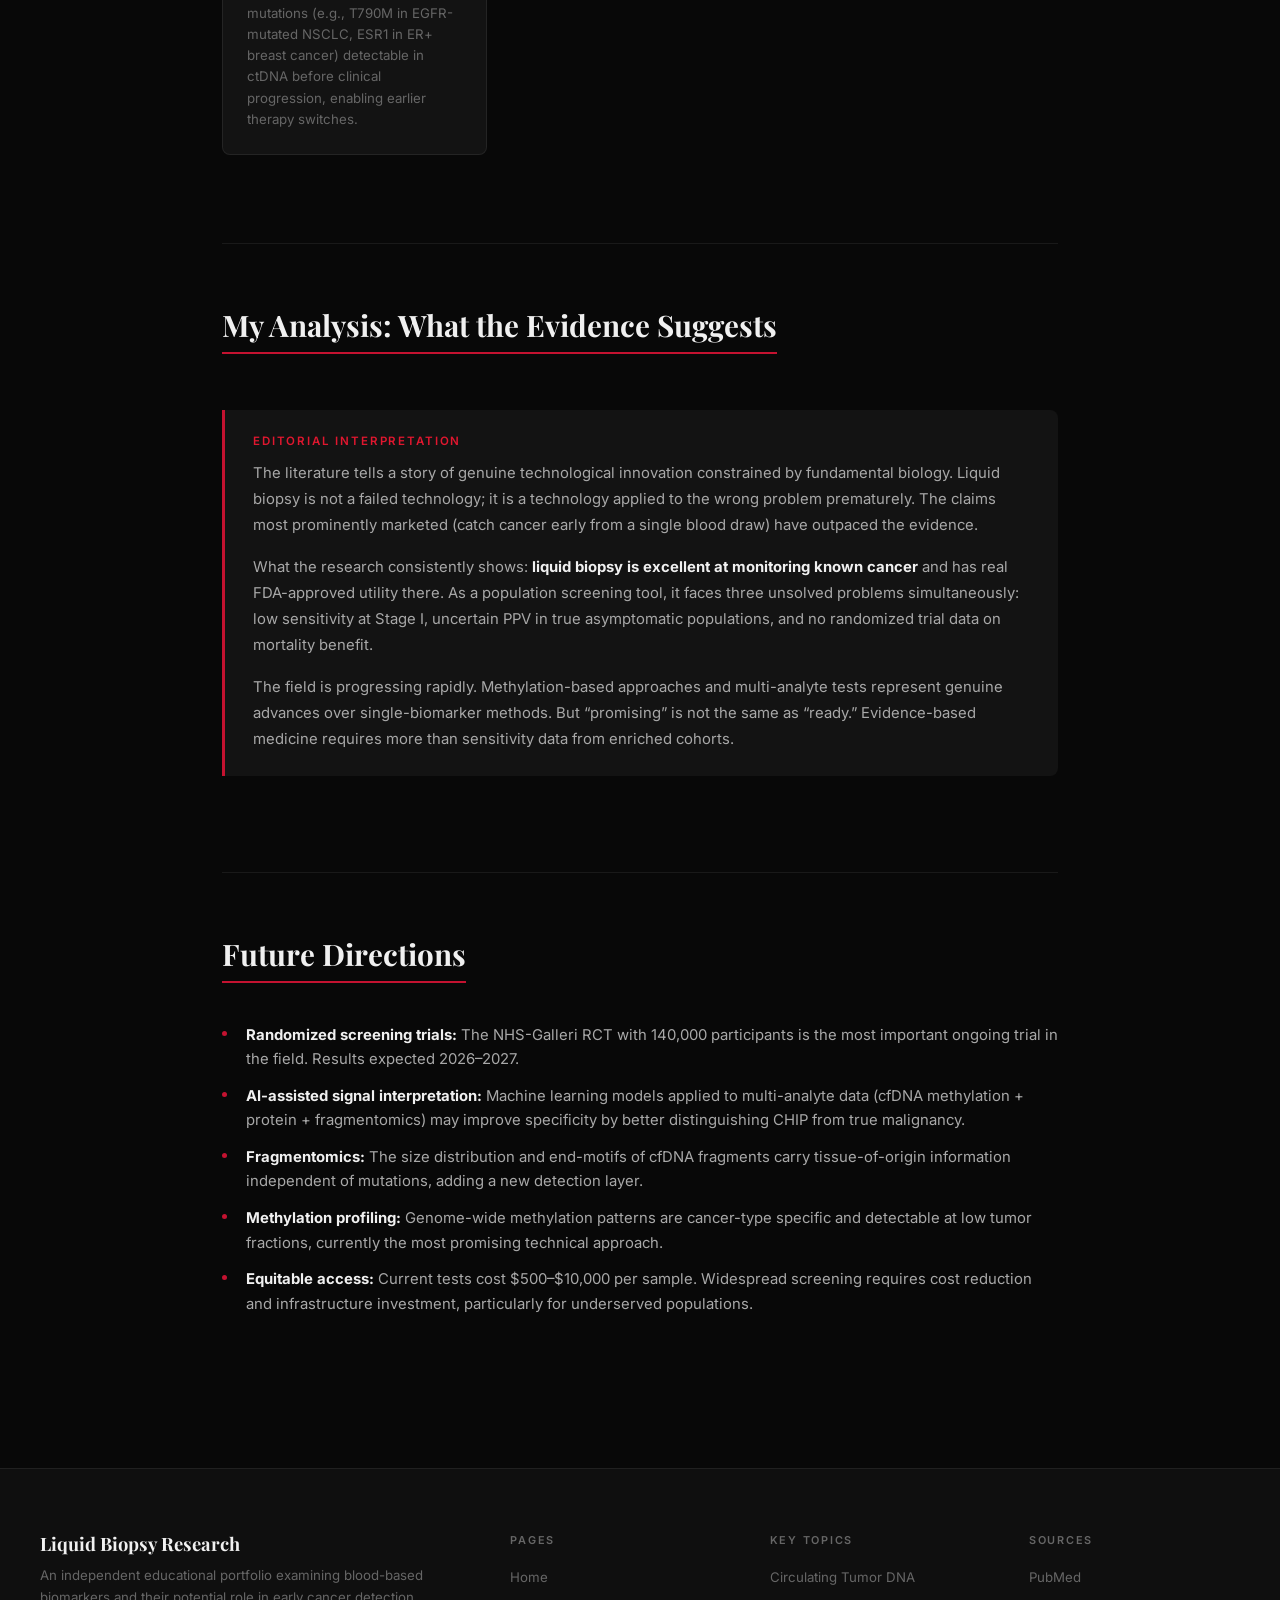
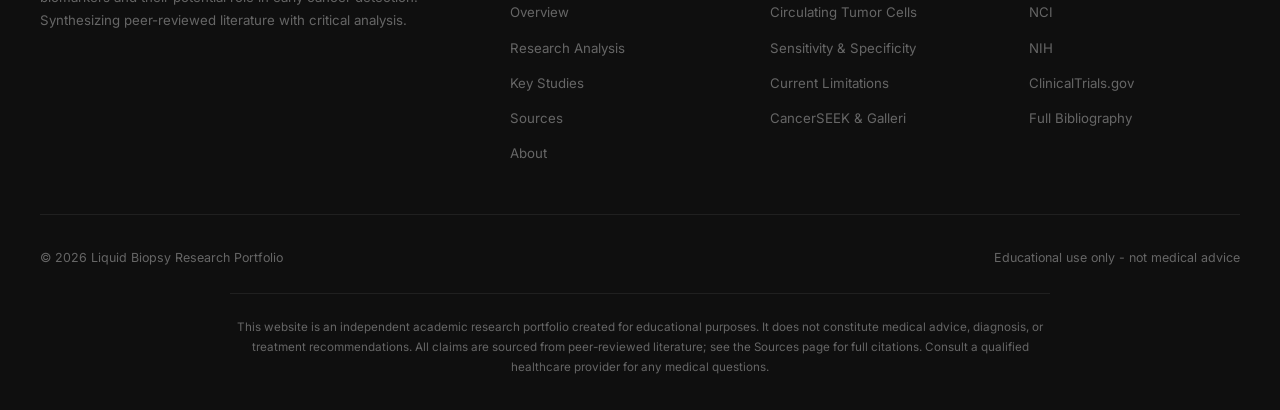
<file: research-analysis.html>
<!DOCTYPE html>
<html lang="en">
<head>
  <meta charset="UTF-8">
  <meta name="viewport" content="width=device-width, initial-scale=1.0">
  <meta name="description" content="Critical analysis of liquid biopsy evidence: sensitivity limitations, false positives, clinical validation gaps, and what the literature actually shows.">
  <title>Research Analysis - Liquid Biopsy Research</title>
  <link rel="preconnect" href="https://fonts.googleapis.com">
  <link rel="preconnect" href="https://fonts.gstatic.com" crossorigin>
  <link href="https://fonts.googleapis.com/css2?family=Playfair+Display:ital,wght@0,600;0,700;1,600&family=Inter:wght@300;400;500;600;700&display=swap" rel="stylesheet">
  <link rel="stylesheet" href="style.css">
</head>
<body>
    <nav class="navbar" id="navbar">
      <div class="nav-container">
        <a href="index.html" class="nav-brand">
          <span class="site-title">Liquid Biopsy Research</span>
          <span class="nav-tagline">Early Cancer Detection</span>
        </a>
        <ul class="nav-menu" id="navMenu"><li><a href="index.html" class="nav-link">Home</a></li>
<li class="nav-dropdown">
  <a href="#" class="nav-link nav-dropdown-toggle">Research <span class="nav-caret">▼</span></a>
  <ul class="nav-dropdown-menu">
    <li><a href="overview.html" class="nav-link">Overview</a></li>
    <li><a href="research-analysis.html" class="nav-link active">Research Analysis</a></li>
    <li><a href="key-studies.html" class="nav-link">Key Studies</a></li>
  </ul>
</li>
<li class="nav-dropdown">
  <a href="#" class="nav-link nav-dropdown-toggle">More <span class="nav-caret">▼</span></a>
  <ul class="nav-dropdown-menu">
    <li><a href="sources.html" class="nav-link">Sources</a></li>
    <li><a href="about.html" class="nav-link">About</a></li>
  </ul>
</li>
</ul>
        <button class="nav-hamburger" id="hamburger" aria-label="Toggle navigation">
          <span></span><span></span><span></span>
        </button>
      </div>
    </nav>

  <section class="page-header">
    <div class="page-header-inner reveal-fade">
      <span class="section-eyebrow">Critical Evaluation</span>
      <h2>Research Analysis</h2>
      <p class="page-subtitle">Examining the scientific evidence, the real limitations, and where clinical translation stands today.</p>
    </div>
  </section>

  <main class="content-container">

    <section class="content-section reveal">
      <h3 id="sensitivity">The Central Challenge: Biomarker Abundance</h3>
      <p>The most fundamental limitation of liquid biopsy for early cancer detection is mathematical and biological: <strong>cancer biomarkers are present in extraordinarily low abundance in the blood of people with early-stage disease.</strong></p>
      <p>A small, early-stage tumor might shed ctDNA at concentrations of 1&ndash;10 mutant alleles per milliliter of plasma, while a healthy person&rsquo;s bloodstream contains tens of millions of normal cell-free DNA fragments. This means detecting a cancer signal requires identifying one mutant fragment among billions of normal ones.</p>
      <div class="highlight-box">
        <h5>The Numbers</h5>
        <p>In advanced cancer: ctDNA may constitute <strong>1–10%</strong> of total cfDNA (detectable).<br>
        In Stage I cancer: ctDNA is often <strong>&lt;0.1%</strong> of total cfDNA (at the edge of detection limits).<br>
        In asymptomatic individuals: tumor-derived DNA fraction may be <strong>&lt;0.01%</strong> (largely undetectable by current methods).</p>
      </div>
    </section>

    <section class="content-section reveal">
      <h3>Sensitivity by Cancer Stage: The Data</h3>
      <p>The Galleri multi-cancer early detection test (Klein et al., 2021) is among the best-validated tests. Its stage-stratified sensitivity reveals the detection gap:</p>
      <div class="chart-wrap">
        <p class="chart-title">Galleri Test: Cancer Detection Sensitivity by Stage (at 99.5% Specificity)</p>
        <div class="bar-chart" id="sensitivityChart">
          <div class="bar-row">
            <span class="bar-label">Stage I</span>
            <div class="bar-track"><div class="bar-fill" data-width="17"></div></div>
            <span class="bar-value">17%</span>
          </div>
          <div class="bar-row">
            <span class="bar-label">Stage II</span>
            <div class="bar-track"><div class="bar-fill" data-width="40"></div></div>
            <span class="bar-value">40%</span>
          </div>
          <div class="bar-row">
            <span class="bar-label">Stage III</span>
            <div class="bar-track"><div class="bar-fill" data-width="77"></div></div>
            <span class="bar-value">77%</span>
          </div>
          <div class="bar-row">
            <span class="bar-label">Stage IV</span>
            <div class="bar-track"><div class="bar-fill" data-width="91"></div></div>
            <span class="bar-value">91%</span>
          </div>
          <div class="bar-row">
            <span class="bar-label">Overall</span>
            <div class="bar-track"><div class="bar-fill" data-width="52"></div></div>
            <span class="bar-value">52%</span>
          </div>
        </div>
      </div>
      <p><em>Source: Klein EA et al., Ann Oncol. 2021. Stage I sensitivity of 17% means the test misses 83% of early-stage cancers at that specificity level.</em></p>
    </section>

    <section class="content-section reveal" id="limitations">
      <h3>Sensitivity vs. Specificity: The Core Trade-Off</h3>
      <div class="highlight-box">
        <h5>Diagnostic Accuracy Terminology</h5>
        <ul class="content-list" style="margin-top:0.5rem">
          <li><strong>Sensitivity:</strong> Proportion of people with cancer who test positive (true positive rate)</li>
          <li><strong>Specificity:</strong> Proportion of people without cancer who test negative (true negative rate)</li>
          <li><strong>PPV:</strong> Probability a positive result reflects true cancer given disease prevalence</li>
          <li><strong>NPV:</strong> Probability a negative result reflects true absence of cancer</li>
        </ul>
      </div>
      <p>In the DETECT-A trial (Lennon et al., <em>Science</em> 2020), screening 10,006 women without prior cancer history yielded 26 confirmed cancer positives. Of these, 9 had no cancer found after extensive follow-up workup (a positive predictive value (PPV) of ~65%). In a population where cancer prevalence is &lt;1%, even a 0.5% false positive rate would mean 5,000 unnecessary follow-up procedures per million screened. This is why specificity, not just sensitivity, is the critical metric for population screening.</p>
    </section>

    <section class="content-section reveal">
      <h3>Sources of False Positives</h3>
      <div class="barrier-grid">
        <div class="barrier-card">
          <h5>Clonal Hematopoiesis (CHIP)</h5>
          <p>Age-related somatic mutations in blood stem cells can perfectly mimic cancer driver mutations without ever becoming malignant. CHIP prevalence rises sharply after age 60, making it a major confounder for ctDNA-based tests.</p>
        </div>
        <div class="barrier-card">
          <h5>Benign Inflammatory Conditions</h5>
          <p>Inflammation, infection, tissue remodeling, and certain benign tumors can release DNA fragments that resemble cancer-derived material, triggering false positives.</p>
        </div>
        <div class="barrier-card">
          <h5>Technical Artifacts</h5>
          <p>PCR errors, oxidative DNA damage during sample handling, and sequencing misincorporations can create artificial mutation signals. Error-corrected sequencing (e.g., duplex sequencing) reduces but does not eliminate this.</p>
        </div>
        <div class="barrier-card">
          <h5>Normal cfDNA Background</h5>
          <p>Even healthy individuals have low-level somatic mutations in cfDNA from normal cell turnover. Distinguishing these from truly malignant signals requires knowledge of the patient&rsquo;s germline and tumor mutation profile.</p>
        </div>
        <div class="barrier-card">
          <h5>Sample Handling Variability</h5>
          <p>cfDNA is fragile and degrades within hours if blood is not processed properly. Hemolysis releases genomic DNA from red cells, massively diluting the ctDNA fraction. Standardization across labs remains poor.</p>
        </div>
        <div class="barrier-card">
          <h5>Assay Design Choices</h5>
          <p>Different tests target different mutation panels, methylation sites, or protein markers. A cancer missed by one assay may be detected by another. No gold-standard assay exists; results are platform-dependent.</p>
        </div>
      </div>
    </section>

    <section class="content-section reveal">
      <h3>False Negatives: Why Tests Miss Early Cancer</h3>
      <ul class="content-list">
        <li><strong>Low shedding rates:</strong> Some tumors, particularly brain cancers and some early carcinomas, shed minimal ctDNA into peripheral blood.</li>
        <li><strong>Low mutation burden:</strong> Microsatellite-stable colorectal cancers and some ovarian cancers have few detectable mutations.</li>
        <li><strong>Compartmentalization:</strong> Tumors inside the blood-brain barrier, peritoneal cavity, or urinary tract shed poorly into peripheral circulation.</li>
        <li><strong>Technical floor:</strong> Current assay sensitivity floors at approximately 0.01% mutant allele fraction; tumor fractions below this level are undetectable.</li>
      </ul>
      <div class="highlight-box">
        <h5>Critical Point</h5>
        <p>A <strong>negative liquid biopsy does not rule out early-stage cancer.</strong> A woman with Stage I breast cancer has approximately a 40&ndash;60% chance of a negative liquid biopsy result, depending on the test. This is incompatible with a diagnostic role at present.</p>
      </div>
    </section>

    <section class="content-section reveal">
      <h3>Clinical Validation Gaps</h3>
      <p>Most published liquid biopsy studies have significant methodological limitations:</p>
      <ul class="content-list">
        <li><strong>Case-control enrichment bias:</strong> Validation cohorts often include 50% cancer cases vs. 50% controls, far higher than real-world prevalence (&lt;1% annually). This artificially inflates PPV estimates.</li>
        <li><strong>Spectrum bias:</strong> Many studies enroll patients with known, symptomatic, or advanced cancers. Results do not translate to asymptomatic screening populations.</li>
        <li><strong>Short follow-up:</strong> Without 5&ndash;10 year follow-up, it&rsquo;s impossible to know if detected signals represent clinically meaningful cancers or indolent lesions that would never harm the patient.</li>
        <li><strong>Surrogate endpoints:</strong> Sensitivity and specificity data are not the same as evidence of mortality reduction, which is the only endpoint that matters for screening programs.</li>
        <li><strong>Lack of randomized trials:</strong> No large randomized controlled trial has yet demonstrated that liquid biopsy screening reduces cancer-specific mortality. The NHS-Galleri trial (NCT02664844) is ongoing.</li>
      </ul>
    </section>

    <section class="content-section reveal">
      <h3>Where Liquid Biopsy Currently Works</h3>
      <p>Setting aside early detection screening, liquid biopsy has demonstrated real clinical utility in specific contexts:</p>
      <div class="barrier-grid">
        <div class="barrier-card">
          <h5>Therapy Selection</h5>
          <p>FDA-approved: cobas EGFR mutation test for NSCLC, FoundationOne Liquid CDx for multiple cancer types. Identifies actionable mutations when tissue is unavailable.</p>
        </div>
        <div class="barrier-card">
          <h5>Treatment Monitoring</h5>
          <p>Serial ctDNA measurements correlate with tumor burden and predict response to chemotherapy or targeted therapy, often weeks ahead of imaging. Clinically useful in breast and lung cancer.</p>
        </div>
        <div class="barrier-card">
          <h5>Minimal Residual Disease</h5>
          <p>Post-surgical ctDNA positivity strongly predicts recurrence in colorectal, lung, and breast cancers. The DYNAMIC trial (2022) demonstrated ctDNA-guided adjuvant chemotherapy is safe and reduces overtreatment.</p>
        </div>
        <div class="barrier-card">
          <h5>Resistance Detection</h5>
          <p>Emergence of resistance mutations (e.g., T790M in EGFR-mutated NSCLC, ESR1 in ER+ breast cancer) detectable in ctDNA before clinical progression, enabling earlier therapy switches.</p>
        </div>
      </div>
    </section>

    <section class="content-section reveal">
      <h3>My Analysis: What the Evidence Suggests</h3>
      <div class="highlight-box">
        <h5>Editorial Interpretation</h5>
        <p>The literature tells a story of genuine technological innovation constrained by fundamental biology. Liquid biopsy is not a failed technology; it is a technology applied to the wrong problem prematurely. The claims most prominently marketed (catch cancer early from a single blood draw) have outpaced the evidence.</p>
        <p style="margin-top:1rem">What the research consistently shows: <strong>liquid biopsy is excellent at monitoring known cancer</strong> and has real FDA-approved utility there. As a population screening tool, it faces three unsolved problems simultaneously: low sensitivity at Stage I, uncertain PPV in true asymptomatic populations, and no randomized trial data on mortality benefit.</p>
        <p style="margin-top:1rem">The field is progressing rapidly. Methylation-based approaches and multi-analyte tests represent genuine advances over single-biomarker methods. But &ldquo;promising&rdquo; is not the same as &ldquo;ready.&rdquo; Evidence-based medicine requires more than sensitivity data from enriched cohorts.</p>
      </div>
    </section>

    <section class="content-section reveal">
      <h3>Future Directions</h3>
      <ul class="content-list">
        <li><strong>Randomized screening trials:</strong> The NHS-Galleri RCT with 140,000 participants is the most important ongoing trial in the field. Results expected 2026&ndash;2027.</li>
        <li><strong>AI-assisted signal interpretation:</strong> Machine learning models applied to multi-analyte data (cfDNA methylation + protein + fragmentomics) may improve specificity by better distinguishing CHIP from true malignancy.</li>
        <li><strong>Fragmentomics:</strong> The size distribution and end-motifs of cfDNA fragments carry tissue-of-origin information independent of mutations, adding a new detection layer.</li>
        <li><strong>Methylation profiling:</strong> Genome-wide methylation patterns are cancer-type specific and detectable at low tumor fractions, currently the most promising technical approach.</li>
        <li><strong>Equitable access:</strong> Current tests cost $500&ndash;$10,000 per sample. Widespread screening requires cost reduction and infrastructure investment, particularly for underserved populations.</li>
      </ul>
    </section>

  </main>

    <footer class="footer">
      <div class="footer-grid">
        <div class="footer-brand">
          <h3>Liquid Biopsy Research</h3>
          <p>An independent educational portfolio examining blood-based biomarkers and their potential role in early cancer detection. Synthesizing peer-reviewed literature with critical analysis.</p>
        </div>
        <div class="footer-col">
          <h5>Pages</h5>
          <ul class="footer-links">
            <li><a href="index.html">Home</a></li>
            <li><a href="overview.html">Overview</a></li>
            <li><a href="research-analysis.html">Research Analysis</a></li>
            <li><a href="key-studies.html">Key Studies</a></li>
            <li><a href="sources.html">Sources</a></li>
            <li><a href="about.html">About</a></li>
          </ul>
        </div>
        <div class="footer-col">
          <h5>Key Topics</h5>
          <ul class="footer-links">
            <li><a href="overview.html#ctdna">Circulating Tumor DNA</a></li>
            <li><a href="overview.html#ctcs">Circulating Tumor Cells</a></li>
            <li><a href="research-analysis.html#sensitivity">Sensitivity &amp; Specificity</a></li>
            <li><a href="research-analysis.html#limitations">Current Limitations</a></li>
            <li><a href="key-studies.html">CancerSEEK &amp; Galleri</a></li>
          </ul>
        </div>
        <div class="footer-col">
          <h5>Sources</h5>
          <ul class="footer-links">
            <li><a href="https://pubmed.ncbi.nlm.nih.gov" target="_blank" rel="noopener">PubMed</a></li>
            <li><a href="https://www.cancer.gov" target="_blank" rel="noopener">NCI</a></li>
            <li><a href="https://www.nih.gov" target="_blank" rel="noopener">NIH</a></li>
            <li><a href="https://clinicaltrials.gov" target="_blank" rel="noopener">ClinicalTrials.gov</a></li>
            <li><a href="sources.html">Full Bibliography</a></li>
          </ul>
        </div>
      </div>
      <div class="footer-bottom">
        <p>&copy; 2026 Liquid Biopsy Research Portfolio</p>
        <p>Educational use only - not medical advice</p>
      </div>
      <p class="footer-disclaimer">This website is an independent academic research portfolio created for educational purposes. It does not constitute medical advice, diagnosis, or treatment recommendations. All claims are sourced from peer-reviewed literature; see the Sources page for full citations. Consult a qualified healthcare provider for any medical questions.</p>
    </footer>
<script src="script.js"></script>
</body>
</html>
</file>
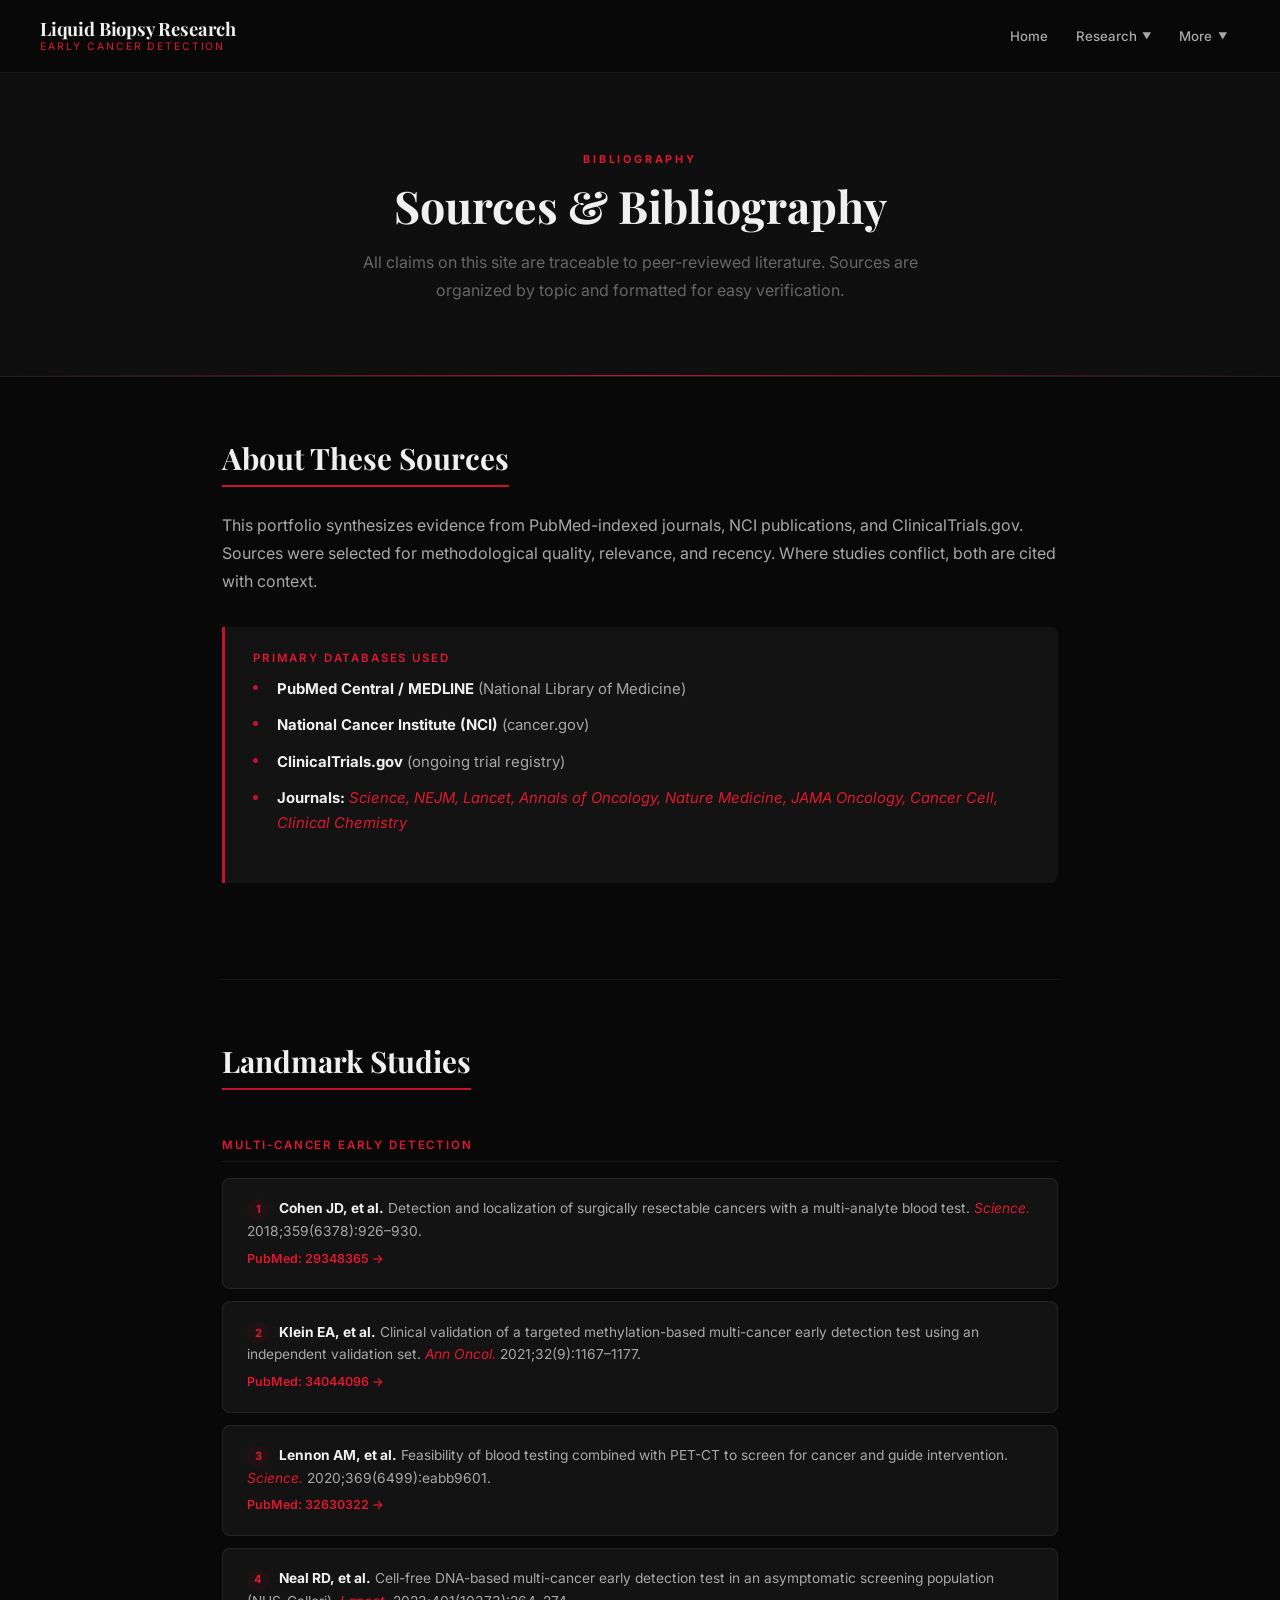
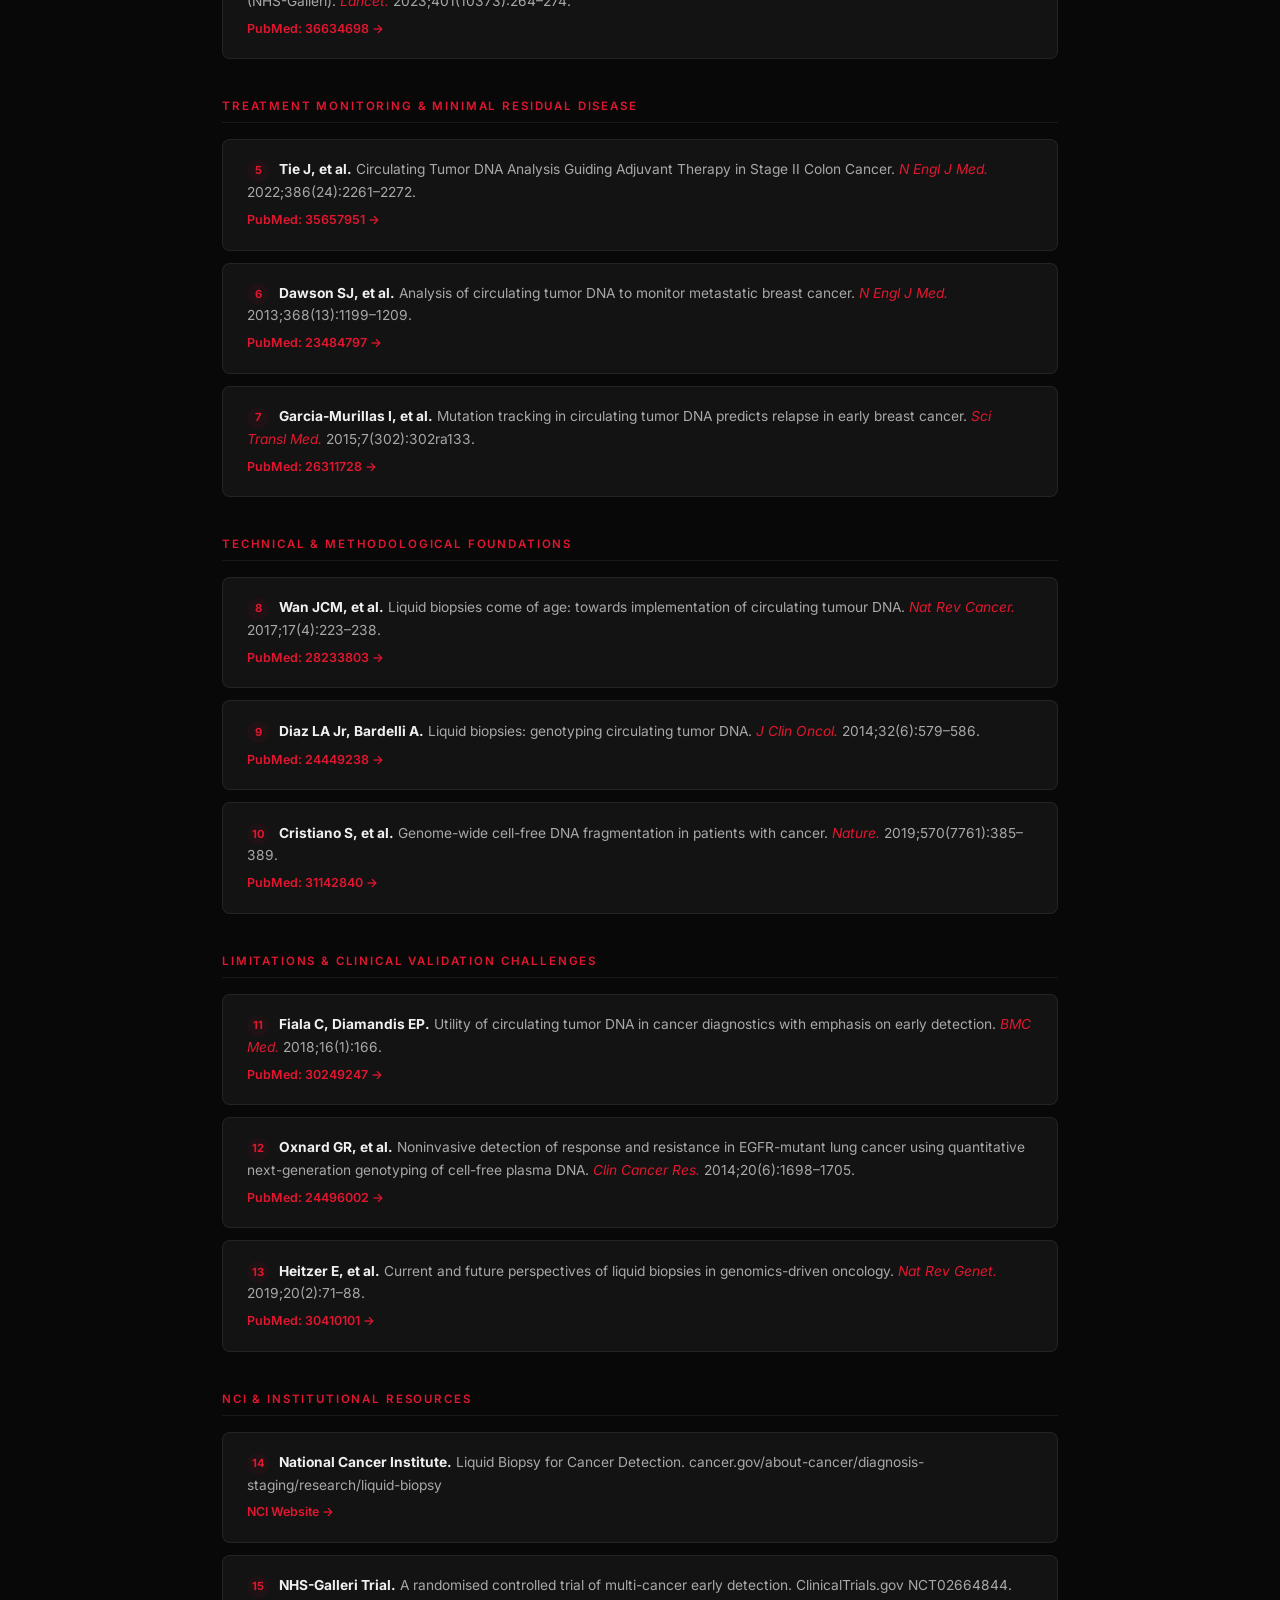
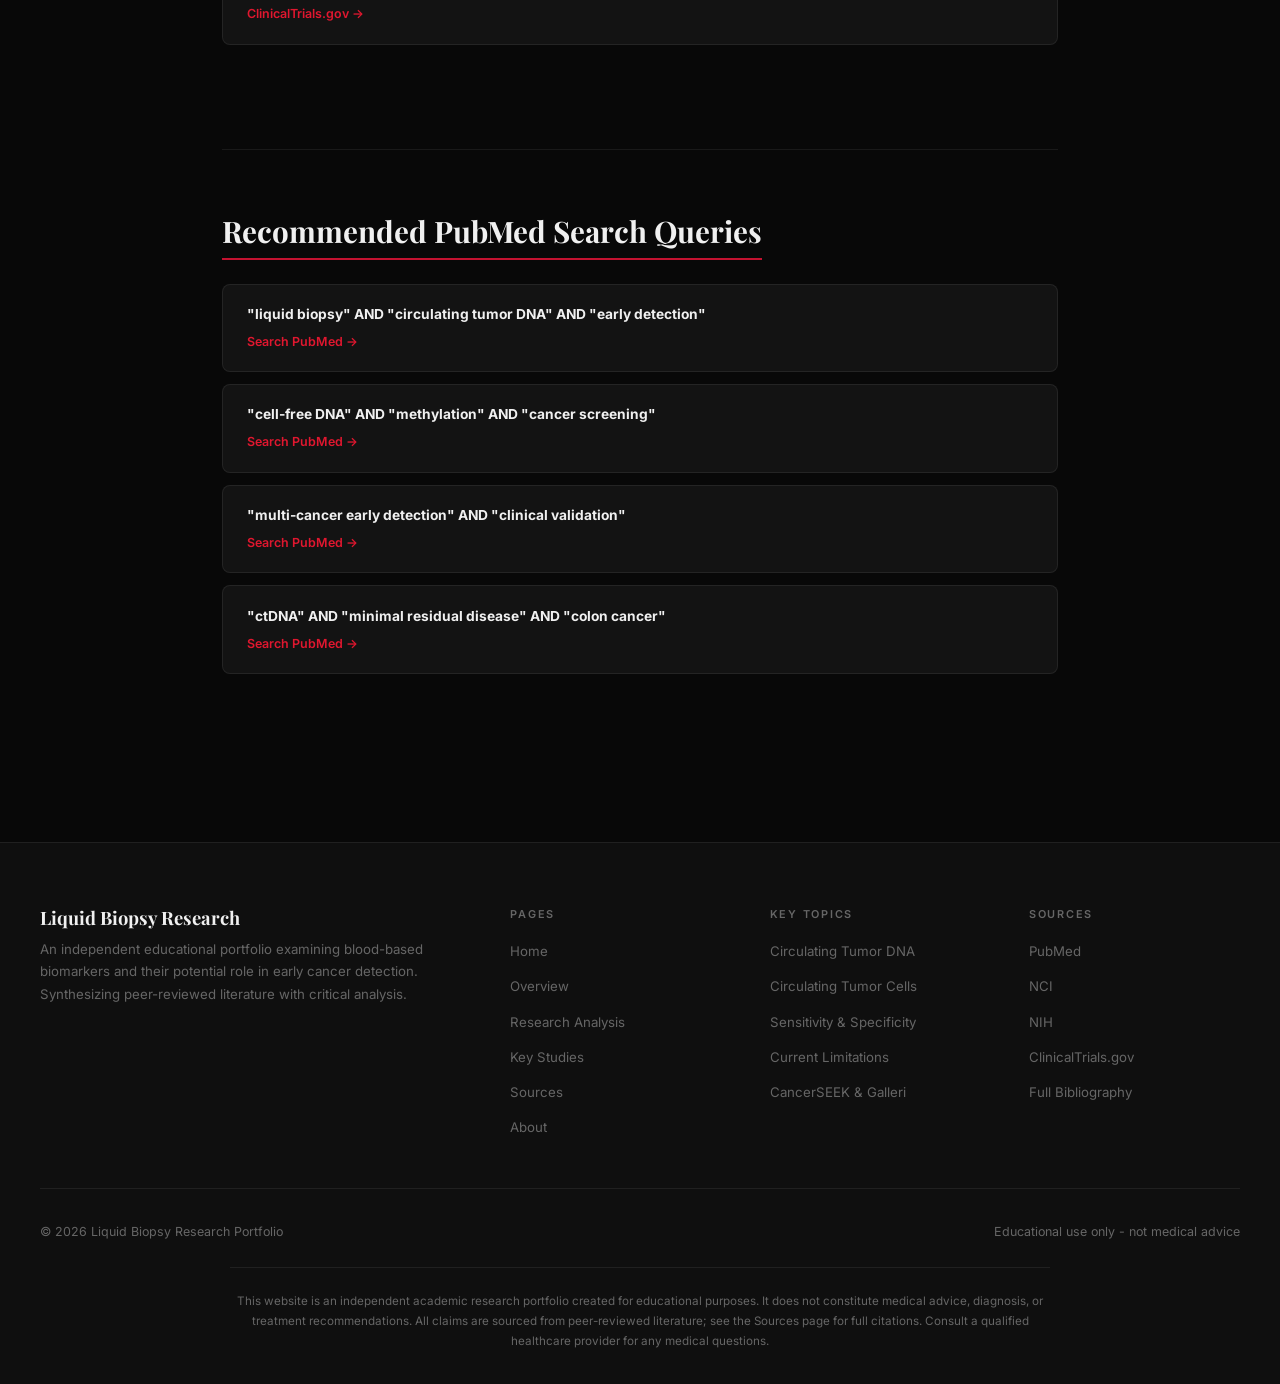
<file: sources.html>
<!DOCTYPE html>
<html lang="en">
<head>
  <meta charset="UTF-8">
  <meta name="viewport" content="width=device-width, initial-scale=1.0">
  <meta name="description" content="Peer-reviewed bibliography on liquid biopsy and cancer biomarkers from PubMed, NIH, NCI, and leading scientific journals.">
  <title>Sources - Liquid Biopsy Research</title>
  <link rel="preconnect" href="https://fonts.googleapis.com">
  <link rel="preconnect" href="https://fonts.gstatic.com" crossorigin>
  <link href="https://fonts.googleapis.com/css2?family=Playfair+Display:ital,wght@0,600;0,700;1,600&family=Inter:wght@300;400;500;600;700&display=swap" rel="stylesheet">
  <link rel="stylesheet" href="style.css">
</head>
<body>
    <nav class="navbar" id="navbar">
      <div class="nav-container">
        <a href="index.html" class="nav-brand">
          <span class="site-title">Liquid Biopsy Research</span>
          <span class="nav-tagline">Early Cancer Detection</span>
        </a>
        <ul class="nav-menu" id="navMenu"><li><a href="index.html" class="nav-link">Home</a></li>
<li class="nav-dropdown">
  <a href="#" class="nav-link nav-dropdown-toggle">Research <span class="nav-caret">▼</span></a>
  <ul class="nav-dropdown-menu">
    <li><a href="overview.html" class="nav-link">Overview</a></li>
    <li><a href="research-analysis.html" class="nav-link">Research Analysis</a></li>
    <li><a href="key-studies.html" class="nav-link">Key Studies</a></li>
  </ul>
</li>
<li class="nav-dropdown">
  <a href="#" class="nav-link nav-dropdown-toggle">More <span class="nav-caret">▼</span></a>
  <ul class="nav-dropdown-menu">
    <li><a href="sources.html" class="nav-link active">Sources</a></li>
    <li><a href="about.html" class="nav-link">About</a></li>
  </ul>
</li>
</ul>
        <button class="nav-hamburger" id="hamburger" aria-label="Toggle navigation">
          <span></span><span></span><span></span>
        </button>
      </div>
    </nav>

  <section class="page-header">
    <div class="page-header-inner reveal-fade">
      <span class="section-eyebrow">Bibliography</span>
      <h2>Sources &amp; Bibliography</h2>
      <p class="page-subtitle">All claims on this site are traceable to peer-reviewed literature. Sources are organized by topic and formatted for easy verification.</p>
    </div>
  </section>

  <main class="content-container">

    <section class="content-section reveal">
      <h3>About These Sources</h3>
      <p>This portfolio synthesizes evidence from PubMed-indexed journals, NCI publications, and ClinicalTrials.gov. Sources were selected for methodological quality, relevance, and recency. Where studies conflict, both are cited with context.</p>
      <div class="highlight-box">
        <h5>Primary Databases Used</h5>
        <ul class="content-list" style="margin-top:0.5rem">
          <li><strong>PubMed Central / MEDLINE</strong> (National Library of Medicine)</li>
          <li><strong>National Cancer Institute (NCI)</strong> (cancer.gov)</li>
          <li><strong>ClinicalTrials.gov</strong> (ongoing trial registry)</li>
          <li><strong>Journals:</strong> <em>Science, NEJM, Lancet, Annals of Oncology, Nature Medicine, JAMA Oncology, Cancer Cell, Clinical Chemistry</em></li>
        </ul>
      </div>
    </section>

    <section class="content-section reveal">
      <h3>Landmark Studies</h3>
      <div class="source-category">
        <h5>Multi-Cancer Early Detection</h5>
        <div class="source-item">
          <p><span class="source-number">1</span><strong>Cohen JD, et al.</strong> Detection and localization of surgically resectable cancers with a multi-analyte blood test. <em>Science.</em> 2018;359(6378):926&ndash;930.</p>
          <p><a href="https://pubmed.ncbi.nlm.nih.gov/29348365/" target="_blank" rel="noopener" class="source-link">PubMed: 29348365 &rarr;</a></p>
        </div>
        <div class="source-item">
          <p><span class="source-number">2</span><strong>Klein EA, et al.</strong> Clinical validation of a targeted methylation-based multi-cancer early detection test using an independent validation set. <em>Ann Oncol.</em> 2021;32(9):1167&ndash;1177.</p>
          <p><a href="https://pubmed.ncbi.nlm.nih.gov/34044096/" target="_blank" rel="noopener" class="source-link">PubMed: 34044096 &rarr;</a></p>
        </div>
        <div class="source-item">
          <p><span class="source-number">3</span><strong>Lennon AM, et al.</strong> Feasibility of blood testing combined with PET-CT to screen for cancer and guide intervention. <em>Science.</em> 2020;369(6499):eabb9601.</p>
          <p><a href="https://pubmed.ncbi.nlm.nih.gov/32630322/" target="_blank" rel="noopener" class="source-link">PubMed: 32630322 &rarr;</a></p>
        </div>
        <div class="source-item">
          <p><span class="source-number">4</span><strong>Neal RD, et al.</strong> Cell-free DNA-based multi-cancer early detection test in an asymptomatic screening population (NHS-Galleri). <em>Lancet.</em> 2023;401(10373):264&ndash;274.</p>
          <p><a href="https://pubmed.ncbi.nlm.nih.gov/36634698/" target="_blank" rel="noopener" class="source-link">PubMed: 36634698 &rarr;</a></p>
        </div>
      </div>

      <div class="source-category">
        <h5>Treatment Monitoring &amp; Minimal Residual Disease</h5>
        <div class="source-item">
          <p><span class="source-number">5</span><strong>Tie J, et al.</strong> Circulating Tumor DNA Analysis Guiding Adjuvant Therapy in Stage II Colon Cancer. <em>N Engl J Med.</em> 2022;386(24):2261&ndash;2272.</p>
          <p><a href="https://pubmed.ncbi.nlm.nih.gov/35657951/" target="_blank" rel="noopener" class="source-link">PubMed: 35657951 &rarr;</a></p>
        </div>
        <div class="source-item">
          <p><span class="source-number">6</span><strong>Dawson SJ, et al.</strong> Analysis of circulating tumor DNA to monitor metastatic breast cancer. <em>N Engl J Med.</em> 2013;368(13):1199&ndash;1209.</p>
          <p><a href="https://pubmed.ncbi.nlm.nih.gov/23484797/" target="_blank" rel="noopener" class="source-link">PubMed: 23484797 &rarr;</a></p>
        </div>
        <div class="source-item">
          <p><span class="source-number">7</span><strong>Garcia-Murillas I, et al.</strong> Mutation tracking in circulating tumor DNA predicts relapse in early breast cancer. <em>Sci Transl Med.</em> 2015;7(302):302ra133.</p>
          <p><a href="https://pubmed.ncbi.nlm.nih.gov/26311728/" target="_blank" rel="noopener" class="source-link">PubMed: 26311728 &rarr;</a></p>
        </div>
      </div>

      <div class="source-category">
        <h5>Technical &amp; Methodological Foundations</h5>
        <div class="source-item">
          <p><span class="source-number">8</span><strong>Wan JCM, et al.</strong> Liquid biopsies come of age: towards implementation of circulating tumour DNA. <em>Nat Rev Cancer.</em> 2017;17(4):223&ndash;238.</p>
          <p><a href="https://pubmed.ncbi.nlm.nih.gov/28233803/" target="_blank" rel="noopener" class="source-link">PubMed: 28233803 &rarr;</a></p>
        </div>
        <div class="source-item">
          <p><span class="source-number">9</span><strong>Diaz LA Jr, Bardelli A.</strong> Liquid biopsies: genotyping circulating tumor DNA. <em>J Clin Oncol.</em> 2014;32(6):579&ndash;586.</p>
          <p><a href="https://pubmed.ncbi.nlm.nih.gov/24449238/" target="_blank" rel="noopener" class="source-link">PubMed: 24449238 &rarr;</a></p>
        </div>
        <div class="source-item">
          <p><span class="source-number">10</span><strong>Cristiano S, et al.</strong> Genome-wide cell-free DNA fragmentation in patients with cancer. <em>Nature.</em> 2019;570(7761):385&ndash;389.</p>
          <p><a href="https://pubmed.ncbi.nlm.nih.gov/31142840/" target="_blank" rel="noopener" class="source-link">PubMed: 31142840 &rarr;</a></p>
        </div>
      </div>

      <div class="source-category">
        <h5>Limitations &amp; Clinical Validation Challenges</h5>
        <div class="source-item">
          <p><span class="source-number">11</span><strong>Fiala C, Diamandis EP.</strong> Utility of circulating tumor DNA in cancer diagnostics with emphasis on early detection. <em>BMC Med.</em> 2018;16(1):166.</p>
          <p><a href="https://pubmed.ncbi.nlm.nih.gov/30249247/" target="_blank" rel="noopener" class="source-link">PubMed: 30249247 &rarr;</a></p>
        </div>
        <div class="source-item">
          <p><span class="source-number">12</span><strong>Oxnard GR, et al.</strong> Noninvasive detection of response and resistance in EGFR-mutant lung cancer using quantitative next-generation genotyping of cell-free plasma DNA. <em>Clin Cancer Res.</em> 2014;20(6):1698&ndash;1705.</p>
          <p><a href="https://pubmed.ncbi.nlm.nih.gov/24496002/" target="_blank" rel="noopener" class="source-link">PubMed: 24496002 &rarr;</a></p>
        </div>
        <div class="source-item">
          <p><span class="source-number">13</span><strong>Heitzer E, et al.</strong> Current and future perspectives of liquid biopsies in genomics-driven oncology. <em>Nat Rev Genet.</em> 2019;20(2):71&ndash;88.</p>
          <p><a href="https://pubmed.ncbi.nlm.nih.gov/30410101/" target="_blank" rel="noopener" class="source-link">PubMed: 30410101 &rarr;</a></p>
        </div>
      </div>

      <div class="source-category">
        <h5>NCI &amp; Institutional Resources</h5>
        <div class="source-item">
          <p><span class="source-number">14</span><strong>National Cancer Institute.</strong> Liquid Biopsy for Cancer Detection. cancer.gov/about-cancer/diagnosis-staging/research/liquid-biopsy</p>
          <p><a href="https://www.cancer.gov/about-cancer/diagnosis-staging/research/liquid-biopsy" target="_blank" rel="noopener" class="source-link">NCI Website &rarr;</a></p>
        </div>
        <div class="source-item">
          <p><span class="source-number">15</span><strong>NHS-Galleri Trial.</strong> A randomised controlled trial of multi-cancer early detection. ClinicalTrials.gov NCT02664844.</p>
          <p><a href="https://clinicaltrials.gov/study/NCT02664844" target="_blank" rel="noopener" class="source-link">ClinicalTrials.gov &rarr;</a></p>
        </div>
      </div>
    </section>

    <section class="content-section reveal">
      <h3>Recommended PubMed Search Queries</h3>
      <div class="source-category">
        <div class="source-item">
          <p><strong>"liquid biopsy" AND "circulating tumor DNA" AND "early detection"</strong></p>
          <p><a href="https://pubmed.ncbi.nlm.nih.gov/?term=liquid+biopsy+AND+circulating+tumor+DNA+AND+early+detection" target="_blank" rel="noopener" class="source-link">Search PubMed &rarr;</a></p>
        </div>
        <div class="source-item">
          <p><strong>"cell-free DNA" AND "methylation" AND "cancer screening"</strong></p>
          <p><a href="https://pubmed.ncbi.nlm.nih.gov/?term=cell-free+DNA+AND+methylation+AND+cancer+screening" target="_blank" rel="noopener" class="source-link">Search PubMed &rarr;</a></p>
        </div>
        <div class="source-item">
          <p><strong>"multi-cancer early detection" AND "clinical validation"</strong></p>
          <p><a href="https://pubmed.ncbi.nlm.nih.gov/?term=multi-cancer+early+detection+AND+clinical+validation" target="_blank" rel="noopener" class="source-link">Search PubMed &rarr;</a></p>
        </div>
        <div class="source-item">
          <p><strong>"ctDNA" AND "minimal residual disease" AND "colon cancer"</strong></p>
          <p><a href="https://pubmed.ncbi.nlm.nih.gov/?term=ctDNA+AND+minimal+residual+disease+AND+colon+cancer" target="_blank" rel="noopener" class="source-link">Search PubMed &rarr;</a></p>
        </div>
      </div>
    </section>

  </main>

    <footer class="footer">
      <div class="footer-grid">
        <div class="footer-brand">
          <h3>Liquid Biopsy Research</h3>
          <p>An independent educational portfolio examining blood-based biomarkers and their potential role in early cancer detection. Synthesizing peer-reviewed literature with critical analysis.</p>
        </div>
        <div class="footer-col">
          <h5>Pages</h5>
          <ul class="footer-links">
            <li><a href="index.html">Home</a></li>
            <li><a href="overview.html">Overview</a></li>
            <li><a href="research-analysis.html">Research Analysis</a></li>
            <li><a href="key-studies.html">Key Studies</a></li>
            <li><a href="sources.html">Sources</a></li>
            <li><a href="about.html">About</a></li>
          </ul>
        </div>
        <div class="footer-col">
          <h5>Key Topics</h5>
          <ul class="footer-links">
            <li><a href="overview.html#ctdna">Circulating Tumor DNA</a></li>
            <li><a href="overview.html#ctcs">Circulating Tumor Cells</a></li>
            <li><a href="research-analysis.html#sensitivity">Sensitivity &amp; Specificity</a></li>
            <li><a href="research-analysis.html#limitations">Current Limitations</a></li>
            <li><a href="key-studies.html">CancerSEEK &amp; Galleri</a></li>
          </ul>
        </div>
        <div class="footer-col">
          <h5>Sources</h5>
          <ul class="footer-links">
            <li><a href="https://pubmed.ncbi.nlm.nih.gov" target="_blank" rel="noopener">PubMed</a></li>
            <li><a href="https://www.cancer.gov" target="_blank" rel="noopener">NCI</a></li>
            <li><a href="https://www.nih.gov" target="_blank" rel="noopener">NIH</a></li>
            <li><a href="https://clinicaltrials.gov" target="_blank" rel="noopener">ClinicalTrials.gov</a></li>
            <li><a href="sources.html">Full Bibliography</a></li>
          </ul>
        </div>
      </div>
      <div class="footer-bottom">
        <p>&copy; 2026 Liquid Biopsy Research Portfolio</p>
        <p>Educational use only - not medical advice</p>
      </div>
      <p class="footer-disclaimer">This website is an independent academic research portfolio created for educational purposes. It does not constitute medical advice, diagnosis, or treatment recommendations. All claims are sourced from peer-reviewed literature; see the Sources page for full citations. Consult a qualified healthcare provider for any medical questions.</p>
    </footer>
<script src="script.js"></script>
</body>
</html>
</file>
<file: style.css>
/* ============================================================
  LIQUID BIOPSY RESEARCH - DARK ACADEMIC THEME
   Black & Crimson Red | Professional | Animated
   ============================================================ */

@import url('https://fonts.googleapis.com/css2?family=Playfair+Display:ital,wght@0,600;0,700;1,600&family=Inter:wght@300;400;500;600;700&display=swap');

/* ── VARIABLES ───────────────────────────────────────────── */
:root {
  --bg:        #080808;
  --bg-surf:   #0f0f0f;
  --bg-card:   #131313;
  --bg-card2:  #181818;
  --cr:        #C41230;
  --cr-lt:     #E0172F;
  --cr-br:     #FF1744;
  --cr-dim:    #7A0B1E;
  --cr-glow:   rgba(196,18,48,0.2);
  --cr-sub:    rgba(196,18,48,0.07);
  --tx:        #F0F0F0;
  --tx2:       #A8A8A8;
  --tx3:       #666666;
  --border:    rgba(255,255,255,0.07);
  --border-cr: rgba(196,18,48,0.35);
  --shadow:    0 4px 24px rgba(0,0,0,0.45);
  --shadow-cr: 0 0 28px rgba(196,18,48,0.28);
  --f-serif:   'Playfair Display', Georgia, serif;
  --f-sans:    'Inter', -apple-system, BlinkMacSystemFont, 'Segoe UI', sans-serif;
  --ease:      0.28s ease;
  --r-sm: 4px; --r-md: 8px; --r-lg: 12px; --r-xl: 20px;
}

/* ── RESET ───────────────────────────────────────────────── */
*, *::before, *::after { margin:0; padding:0; box-sizing:border-box; }
html { scroll-behavior:smooth; font-size:16px; }
body {
  font-family: var(--f-sans);
  background: var(--bg);
  color: var(--tx);
  line-height: 1.7;
  -webkit-font-smoothing: antialiased;
  overflow-x: hidden;
}
::-webkit-scrollbar { width:5px; }
::-webkit-scrollbar-track { background: var(--bg); }
::-webkit-scrollbar-thumb { background: var(--cr); border-radius:3px; }

/* ── TYPOGRAPHY ──────────────────────────────────────────── */
h1,h2,h3      { font-family:var(--f-serif); font-weight:700; line-height:1.15; color:var(--tx); margin-bottom:0.75rem; }
h4,h5,h6      { font-family:var(--f-sans);  font-weight:600; line-height:1.3;  color:var(--tx); margin-bottom:0.5rem; }
h1 { font-size: clamp(2rem,5vw,3.6rem); }
h2 { font-size: clamp(1.7rem,4vw,2.8rem); }
h3 { font-size: clamp(1.25rem,2.5vw,1.85rem); }
h4 { font-size:1.15rem; }
h5 { font-size:0.95rem; }
p  { color:var(--tx2); margin-bottom:1rem; line-height:1.75; }
p:last-child { margin-bottom:0; }
a  { color:var(--cr-lt); text-decoration:none; transition:color var(--ease); }
a:hover { color:var(--cr-br); }
strong { color:var(--tx); }
em { font-style:italic; color:var(--cr-lt); }
sup { font-size:0.72em; }
ul, ol { padding-left:1.5rem; }

/* ── NAVBAR ──────────────────────────────────────────────── */
.navbar {
  position:fixed; top:0; left:0; right:0; z-index:1000;
  padding:1.1rem 2rem;
  background:rgba(8,8,8,0.82);
  backdrop-filter:blur(14px);
  -webkit-backdrop-filter:blur(14px);
  border-bottom:1px solid var(--border);
  transition:all var(--ease);
}
.navbar.scrolled {
  padding:0.7rem 2rem;
  background:rgba(8,8,8,0.97);
  border-bottom-color:var(--border-cr);
  box-shadow:0 2px 24px rgba(0,0,0,0.6);
}
.nav-container {
  max-width:1200px; margin:0 auto;
  display:flex; align-items:center; justify-content:space-between;
}
.nav-brand {
  display:flex; flex-direction:column; line-height:1; text-decoration:none;
}
.site-title {
  font-family:var(--f-serif); font-size:1.15rem; font-weight:700;
  color:var(--tx); letter-spacing:-0.01em;
}
.nav-tagline {
  font-size:0.65rem; color:var(--cr-lt);
  letter-spacing:0.18em; text-transform:uppercase; margin-top:3px;
}
.nav-menu { display:flex; list-style:none; gap:0.15rem; }
.nav-link {
  display:block; padding:0.45rem 0.8rem;
  font-size:0.83rem; font-weight:500; color:var(--tx2);
  border-radius:var(--r-sm); transition:color var(--ease), background var(--ease);
}
.nav-link:hover  { color:var(--tx); background:rgba(255,255,255,0.05); }
.nav-link.active { color:var(--cr-lt); background:var(--cr-sub); }
.nav-hamburger {
  display:none; flex-direction:column; gap:5px;
  cursor:pointer; padding:4px; background:none; border:none;
}
.nav-hamburger span {
  display:block; width:22px; height:2px;
  background:var(--tx); border-radius:2px; transition:.3s ease;
}

/* ── NAV DROPDOWN ───────────────────────────────────────── */
.nav-dropdown {
  position:relative;
}
.nav-dropdown-toggle {
  cursor:pointer;
  display:flex; align-items:center; gap:0.3em;
}
.nav-caret {
  font-size:0.7em; margin-left:0.2em; transition:transform var(--ease);
}
.nav-dropdown.open > .nav-dropdown-toggle .nav-caret {
  transform:rotate(180deg);
}
.nav-dropdown-menu {
  display:none;
  position:absolute; top:100%; left:0; min-width:180px;
  background:var(--bg-card2);
  border:1px solid var(--border-cr);
  border-radius:var(--r-md);
  box-shadow:0 8px 32px rgba(0,0,0,0.28);
  z-index:1001;
  padding:0.5rem 0;
  animation:dropdown-fade 0.32s cubic-bezier(.4,1.6,.6,1) both;
}
.nav-dropdown.open > .nav-dropdown-menu {
  display:block;
}
.nav-dropdown-menu li {
  width:100%;
}
.nav-dropdown-menu .nav-link {
  padding:0.55rem 1.2rem;
  color:var(--tx2);
  background:none;
  border-radius:0;
  font-size:0.92em;
  transition:background var(--ease), color var(--ease);
}
.nav-dropdown-menu .nav-link:hover,
.nav-dropdown-menu .nav-link.active {
  background:var(--cr-sub);
  color:var(--cr-lt);
}
@keyframes dropdown-fade {
  0% { opacity:0; transform:translateY(10px) scale(0.98); }
  100% { opacity:1; transform:translateY(0) scale(1); }
}

/* Responsive dropdown: stack as normal menu on mobile */
@media (max-width: 640px) {
  .nav-dropdown-menu {
    position:static;
    min-width:unset;
    box-shadow:none;
    border-radius:0;
    border:none;
    background:transparent;
    padding:0;
    animation:none;
  }
  .nav-dropdown.open > .nav-dropdown-menu {
    display:block;
  }
}

/* ── HERO ────────────────────────────────────────────────── */
.hero {
  min-height:100vh; display:flex; align-items:center; justify-content:center;
  position:relative; overflow:hidden; padding:8rem 2rem 5rem;
}
.hero-bg {
  position:absolute; inset:0; pointer-events:none;
  background:
    radial-gradient(ellipse 80% 55% at 50% 0, rgba(196,18,48,0.09) 0%, transparent 70%),
    radial-gradient(ellipse 50% 35% at 85% 85%, rgba(196,18,48,0.06) 0%, transparent 60%);
}
.hero-particles { position:absolute; inset:0; pointer-events:none; overflow:hidden; }
.hero-content-wrap {
  max-width:1200px; width:100%; margin:0 auto;
  display:grid; grid-template-columns:1fr 1fr;
  gap:4rem; align-items:center; position:relative; z-index:1;
}
.hero-eyebrow {
  display:inline-flex; align-items:center; gap:0.5rem;
  font-size:0.72rem; font-weight:700; letter-spacing:0.22em;
  text-transform:uppercase; color:var(--cr-lt); margin-bottom:1.5rem;
}
.hero-eyebrow::before {
  content:''; display:block; width:26px; height:1px; background:var(--cr-lt);
}
.hero-title {
  font-size: clamp(2rem,4.5vw,3.6rem);
  line-height:1.1; margin-bottom:1.2rem; letter-spacing:-0.02em;
}
.hero-subtitle {
  font-size:1rem; color:var(--tx2); line-height:1.8;
  margin-bottom:1.75rem; max-width:500px;
}
.hero-question {
  font-family:var(--f-serif); font-style:italic; font-size:1.05rem;
  color:var(--tx2); border-left:3px solid var(--cr);
  padding:0.8rem 1.25rem; margin-bottom:2.25rem;
  background:var(--cr-sub); border-radius:0 var(--r-md) var(--r-md) 0;
}
.hero-cta-group { display:flex; gap:1rem; flex-wrap:wrap; }
.btn-primary {
  display:inline-flex; align-items:center; gap:0.5rem;
  padding:0.85rem 1.75rem; background:var(--cr); color:#fff;
  font-size:0.88rem; font-weight:600; border-radius:var(--r-md);
  transition:all var(--ease); letter-spacing:0.02em;
}
.btn-primary:hover {
  background:var(--cr-lt); color:#fff;
  transform:translateY(-2px); box-shadow:var(--shadow-cr);
}
.btn-secondary {
  display:inline-flex; align-items:center; gap:0.5rem;
  padding:0.85rem 1.75rem; background:transparent; color:var(--tx);
  font-size:0.88rem; font-weight:500; border:1px solid var(--border);
  border-radius:var(--r-md); transition:all var(--ease);
}
.btn-secondary:hover { border-color:var(--cr); color:var(--cr-lt); background:var(--cr-sub); }

/* Hero visual */
.hero-visual { display:flex; align-items:center; justify-content:center; }
.hero-image-wrap { position:relative; width:100%; max-width:400px; }
.hero-dna {
  width:100%; filter:drop-shadow(0 0 32px rgba(196,18,48,0.3));
  animation:dna-float 7s ease-in-out infinite;
}
.dna-strand-l { animation:strand-pulse 4s ease-in-out infinite; }
.dna-strand-r { animation:strand-pulse 4s ease-in-out infinite 1.5s; }
@keyframes dna-float { 0%,100%{transform:translateY(0)} 50%{transform:translateY(-14px)} }
@keyframes strand-pulse { 0%,100%{stroke-opacity:.9} 50%{stroke-opacity:.45} }
.hero-badge {
  position:absolute; bottom:-1.25rem; left:-1.25rem;
  background:var(--bg-card); border:1px solid var(--border-cr);
  border-radius:var(--r-lg); padding:1.1rem 1.4rem; box-shadow:var(--shadow);
}
.badge-number {
  font-family:var(--f-serif); font-size:2rem; font-weight:700;
  color:var(--cr-lt); line-height:1;
}
.badge-pct { font-size:1.25rem; color:var(--cr-lt); }
.badge-label {
  display:block; font-size:0.7rem; color:var(--tx3);
  margin-top:0.25rem; line-height:1.4;
}

/* ── STATS STRIP ─────────────────────────────────────────── */
.stats-strip {
  background:var(--bg-surf);
  border-top:1px solid var(--border); border-bottom:1px solid var(--border);
  padding:2.5rem 2rem;
}
.stats-grid {
  max-width:1100px; margin:0 auto;
  display:grid; grid-template-columns:repeat(4,1fr);
  gap:2rem; text-align:center;
}
.stat-number {
  font-family:var(--f-serif); font-size:2.4rem; font-weight:700;
  color:var(--cr-lt); line-height:1; display:inline-block;
}
.stat-suffix { font-family:var(--f-serif); font-size:1.6rem; color:var(--cr-lt); }
.stat-label {
  display:block; font-size:0.75rem; color:var(--tx3);
  text-transform:uppercase; letter-spacing:0.1em; margin-top:0.4rem;
}

/* ── SECTION FRAMEWORK ───────────────────────────────────── */
.section { padding:5rem 2rem; }
.process-section { background:var(--bg-surf); }
.section-inner { max-width:1200px; margin:0 auto; }
.section-header { text-align:center; margin-bottom:3.5rem; }
.section-eyebrow {
  display:inline-block; font-size:0.68rem; font-weight:700;
  letter-spacing:0.26em; text-transform:uppercase;
  color:var(--cr-lt); margin-bottom:0.75rem;
}
.section-title {
  font-family:var(--f-serif);
  font-size:clamp(1.5rem,3vw,2.3rem);
  color:var(--tx); margin-bottom:0.9rem; line-height:1.2;
}
.section-subtitle { font-size:1rem; color:var(--tx3); max-width:580px; margin:0 auto; }

/* ── FEATURE CARDS ───────────────────────────────────────── */
.features-grid { display:grid; grid-template-columns:repeat(3,1fr); gap:1.5rem; }
.feature-card {
  background:var(--bg-card); border:1px solid var(--border);
  border-radius:var(--r-lg); padding:2rem;
  transition:all var(--ease); position:relative; overflow:hidden;
}
.feature-card::before {
  content:''; position:absolute; top:0; left:0; right:0; height:2px;
  background:linear-gradient(90deg,var(--cr),transparent);
  opacity:0; transition:opacity var(--ease);
}
.feature-card:hover {
  border-color:var(--border-cr); background:var(--bg-card2);
  transform:translateY(-4px);
  box-shadow:var(--shadow), 0 0 28px rgba(196,18,48,0.1);
}
.feature-card:hover::before { opacity:1; }
.feature-icon {
  width:42px; height:42px; background:var(--cr-sub);
  border:1px solid var(--border-cr); border-radius:var(--r-md);
  display:flex; align-items:center; justify-content:center;
  font-size:1.2rem; margin-bottom:1.2rem;
}
.feature-card h4  { color:var(--tx); margin-bottom:0.75rem; font-size:0.98rem; }
.feature-card p   { font-size:0.875rem; color:var(--tx3); line-height:1.65; margin-bottom:1rem; }
.learn-more {
  font-size:0.78rem; font-weight:600; color:var(--cr-lt);
  letter-spacing:0.04em; display:inline-flex; align-items:center;
  gap:0.35rem; transition:gap var(--ease);
}
.learn-more:hover { gap:0.65rem; color:var(--cr-br); }

/* ── PROCESS STEPS ───────────────────────────────────────── */
.process-steps {
  display:grid; grid-template-columns:repeat(4,1fr);
  position:relative; gap:2rem;
}
.process-steps::before {
  content:''; position:absolute; top:28px; left:15%; right:15%; height:1px;
  background:linear-gradient(90deg,transparent,var(--cr),transparent);
  opacity:0.35;
}
.step-card { text-align:center; position:relative; }
.step-number {
  width:56px; height:56px; background:var(--bg);
  border:2px solid var(--border-cr); border-radius:50%;
  display:flex; align-items:center; justify-content:center;
  margin:0 auto 1.25rem;
  font-family:var(--f-serif); font-size:1.25rem; font-weight:700;
  color:var(--cr-lt); position:relative; z-index:1;
  animation:pulse-cr 3s ease-in-out infinite;
}
.step-card:nth-child(2) .step-number { animation-delay:0.75s; }
.step-card:nth-child(3) .step-number { animation-delay:1.5s; }
.step-card:nth-child(4) .step-number { animation-delay:2.25s; }
@keyframes pulse-cr {
  0%,100%{ box-shadow:0 0 0 0 rgba(196,18,48,0.35) }
  50%    { box-shadow:0 0 0 7px rgba(196,18,48,0) }
}
.step-card h5 { color:var(--tx); font-size:0.88rem; margin-bottom:0.45rem; }
.step-card p  { font-size:0.8rem; color:var(--tx3); line-height:1.55; margin:0; }

/* ── INSIGHT BLOCK ───────────────────────────────────────── */
.insight-block {
  max-width:800px; margin:3.5rem auto 0; text-align:center;
  padding:2.5rem 3rem; background:var(--bg-card);
  border-radius:var(--r-xl); border:1px solid var(--border-cr);
  position:relative;
}
.insight-block::before {
  content:'\201C'; position:absolute; top:-1rem; left:1.75rem;
  font-family:var(--f-serif); font-size:5rem; color:var(--cr);
  line-height:1; opacity:0.35;
}
.insight-block blockquote {
  font-family:var(--f-serif); font-style:italic;
  font-size:1.15rem; color:var(--tx); line-height:1.75; margin-bottom:1rem;
}
.insight-source {
  font-size:0.75rem; color:var(--tx3);
  text-transform:uppercase; letter-spacing:0.12em;
}

/* ── SNAPSHOT GRID ───────────────────────────────────────── */
.snapshot-grid { display:grid; grid-template-columns:repeat(3,1fr); gap:1.5rem; }
.snapshot-card {
  background:var(--bg-card); border:1px solid var(--border);
  border-radius:var(--r-lg); padding:1.75rem;
  transition:border-color var(--ease);
}
.snapshot-card:hover { border-color:var(--border-cr); }
.snapshot-card h5 {
  color:var(--cr-lt); font-size:0.72rem; text-transform:uppercase;
  letter-spacing:0.14em; margin-bottom:1rem; padding-bottom:0.75rem;
  border-bottom:1px solid var(--border);
}
.snapshot-list { list-style:none; padding:0; display:flex; flex-direction:column; gap:0.55rem; }
.snapshot-list li {
  font-size:0.86rem; color:var(--tx2); padding-left:1rem; position:relative;
}
.snapshot-list li::before {
  content:''; position:absolute; left:0; top:.55em;
  width:4px; height:4px; background:var(--cr); border-radius:50%;
}

/* ── PAGE HEADER ─────────────────────────────────────────── */
.page-header {
  padding:9rem 2rem 4.5rem; text-align:center;
  background:var(--bg-surf); border-bottom:1px solid var(--border);
  position:relative; overflow:hidden;
}
.page-header::after {
  content:''; position:absolute; bottom:0; left:0; right:0; height:1px;
  background:linear-gradient(90deg,transparent,var(--cr),transparent);
}
.page-header-inner { max-width:800px; margin:0 auto; position:relative; z-index:1; }
.page-header h2 { color:var(--tx); margin-bottom:1rem; }
.page-subtitle { font-size:1rem; color:var(--tx3); max-width:600px; margin:0 auto; }

/* ── CONTENT LAYOUT ──────────────────────────────────────── */
.content-container { max-width:900px; margin:0 auto; padding:4rem 2rem; }
.content-section {
  margin-bottom:4rem; padding-bottom:4rem;
  border-bottom:1px solid var(--border);
}
.content-section:last-child { border-bottom:none; margin-bottom:0; }
.content-section > h3 {
  color:var(--tx); margin-bottom:1.5rem;
  padding-bottom:0.6rem; border-bottom:2px solid var(--cr);
  display:inline-block;
}
.content-section h5 { color:var(--tx); margin:1.5rem 0 0.6rem; }
.intro-text { font-size:1.05rem; color:var(--tx2); line-height:1.85; padding:1rem 0; }

/* ── HIGHLIGHT BOX ───────────────────────────────────────── */
.highlight-box {
  background:var(--bg-card); border-left:3px solid var(--cr);
  border-radius:0 var(--r-md) var(--r-md) 0;
  padding:1.5rem 1.75rem; margin:2rem 0;
}
.highlight-box h5 {
  color:var(--cr-lt); font-size:0.72rem; text-transform:uppercase;
  letter-spacing:0.16em; margin-bottom:0.7rem; margin-top:0;
}
.highlight-box p { color:var(--tx2); font-size:0.93rem; }

/* ── CONTENT LIST ────────────────────────────────────────── */
.content-list {
  list-style:none; padding:0; display:flex; flex-direction:column;
  gap:0.75rem; margin:1rem 0 1.5rem;
}
.content-list li {
  padding-left:1.5rem; position:relative;
  color:var(--tx2); font-size:0.93rem; line-height:1.65;
}
.content-list li::before {
  content:''; position:absolute; left:0; top:0.55em;
  width:5px; height:5px; background:var(--cr); border-radius:50%;
}

/* ── BIOMARKER GRID ──────────────────────────────────────── */
.biomarker-grid {
  display:grid; grid-template-columns:repeat(auto-fit,minmax(250px,1fr));
  gap:1.5rem; margin:2rem 0;
}
.biomarker-card {
  background:var(--bg-card); border:1px solid var(--border);
  border-radius:var(--r-lg); padding:1.75rem;
  transition:border-color var(--ease);
}
.biomarker-card:hover { border-color:var(--border-cr); }
.biomarker-card h4 {
  color:var(--cr-lt); font-size:0.95rem; margin-bottom:1rem;
  padding-bottom:0.7rem; border-bottom:1px solid var(--border);
}
.biomarker-card p { font-size:0.85rem; color:var(--tx3); line-height:1.6; margin-bottom:0.5rem; }
.biomarker-card p:last-child { margin-bottom:0; }
.biomarker-card p strong { color:var(--tx2); }

/* ── COMPARISON TABLE ────────────────────────────────────── */
.sensitivity-table-wrap { overflow-x:auto; margin:1.5rem 0; }
.comparison-table {
  width:100%; border-collapse:collapse; font-size:0.88rem;
  border-radius:var(--r-lg); border:1px solid var(--border); overflow:hidden;
}
.comparison-table th {
  background:var(--bg-card); padding:0.9rem 1.2rem;
  text-align:left; font-size:0.75rem; text-transform:uppercase;
  letter-spacing:0.08em; color:var(--cr-lt); font-weight:600;
  border-bottom:2px solid var(--cr);
}
.comparison-table td {
  padding:0.85rem 1.2rem; border-bottom:1px solid var(--border);
  color:var(--tx2); vertical-align:top; line-height:1.5;
}
.comparison-table tr:last-child td { border-bottom:none; }
.comparison-table tr:nth-child(even) td { background:rgba(255,255,255,0.015); }
.comparison-table td:first-child { color:var(--tx); font-weight:500; }

/* ── BARRIER GRID ────────────────────────────────────────── */
.barrier-grid {
  display:grid; grid-template-columns:repeat(auto-fit,minmax(250px,1fr));
  gap:1.25rem; margin:1.5rem 0;
}
.barrier-card {
  background:var(--bg-card); border:1px solid var(--border);
  border-radius:var(--r-md); padding:1.5rem;
  transition:border-color var(--ease);
}
.barrier-card:hover { border-color:var(--border-cr); }
.barrier-card h5 { color:var(--cr-lt); font-size:0.83rem; margin-bottom:0.7rem; margin-top:0; }
.barrier-card p  { font-size:0.83rem; color:var(--tx3); line-height:1.6; margin:0; }

/* ── BAR CHART ───────────────────────────────────────────── */
.chart-wrap {
  background:var(--bg-card); border:1px solid var(--border);
  border-radius:var(--r-lg); padding:1.75rem; margin:2rem 0;
}
.chart-title {
  font-size:0.75rem; text-transform:uppercase; letter-spacing:0.14em;
  color:var(--cr-lt); margin-bottom:1.5rem;
}
.bar-chart { display:flex; flex-direction:column; gap:1rem; }
.bar-row {
  display:grid; grid-template-columns:130px 1fr 55px;
  align-items:center; gap:1rem;
}
.bar-label { font-size:0.8rem; color:var(--tx2); text-align:right; }
.bar-track {
  height:26px; background:rgba(255,255,255,0.04);
  border-radius:var(--r-sm); overflow:hidden; position:relative;
}
.bar-fill {
  height:100%; width:0;
  background:linear-gradient(90deg,var(--cr-dim),var(--cr-lt));
  border-radius:var(--r-sm); transition:width 1.3s ease;
}
.bar-value { font-size:0.8rem; color:var(--tx3); }

/* ── STUDY CARDS ─────────────────────────────────────────── */
.study-card {
  background:var(--bg-card); border:1px solid var(--border);
  border-radius:var(--r-lg); margin-bottom:2rem; overflow:hidden;
  transition:border-color var(--ease);
}
.study-card:hover { border-color:var(--border-cr); }
.study-header {
  display:flex; align-items:flex-start; justify-content:space-between;
  padding:1.5rem 1.75rem; background:rgba(255,255,255,0.02);
  border-bottom:1px solid var(--border); gap:1rem;
}
.study-header h4 { color:var(--tx); font-size:1.02rem; line-height:1.4; margin:0; flex:1; }
.study-year {
  font-size:0.72rem; font-weight:700; color:var(--cr-lt);
  background:var(--cr-sub); padding:0.3rem 0.7rem;
  border-radius:99px; border:1px solid var(--border-cr);
  white-space:nowrap; letter-spacing:0.04em;
}
.study-content {
  padding:1.75rem; display:grid; grid-template-columns:1fr 1fr; gap:1.25rem;
}
.study-detail strong {
  display:block; font-size:0.68rem; text-transform:uppercase;
  letter-spacing:0.13em; color:var(--tx3); margin-bottom:0.4rem;
}
.study-detail p  { font-size:0.86rem; color:var(--tx2); line-height:1.6; margin:0; }
.study-detail ul {
  padding-left:1.25rem; font-size:0.86rem; color:var(--tx2);
  line-height:1.6; display:flex; flex-direction:column; gap:0.3rem;
}
.study-citation {
  grid-column:1 / -1; padding-top:1rem; border-top:1px solid var(--border);
}
.study-citation strong {
  display:block; font-size:0.68rem; text-transform:uppercase;
  letter-spacing:0.13em; color:var(--tx3); margin-bottom:0.4rem;
}
.study-citation p { font-size:0.82rem; color:var(--tx3); font-style:italic; margin:.25rem 0 0; }
.full-width { grid-column:1 / -1; }

/* ── SOURCE ITEMS ────────────────────────────────────────── */
.source-category { margin-bottom:2.5rem; }
.source-category > h5 {
  font-size:0.72rem; text-transform:uppercase; letter-spacing:0.16em;
  color:var(--cr-lt); margin-bottom:1rem; padding-bottom:0.5rem;
  border-bottom:1px solid var(--border);
}
.source-item {
  background:var(--bg-card); border:1px solid var(--border);
  border-radius:var(--r-md); padding:1.2rem 1.5rem;
  margin-bottom:0.75rem; transition:border-color var(--ease);
}
.source-item:hover { border-color:var(--border-cr); }
.source-item p { font-size:0.86rem; color:var(--tx2); line-height:1.55; margin-bottom:0.35rem; }
.source-item p:last-child { margin:0; }
.source-link {
  font-size:0.78rem; font-weight:600; color:var(--cr-lt);
  display:inline-flex; align-items:center; gap:0.3rem;
}
.source-link:hover { color:var(--cr-br); }
.source-number {
  display:inline-flex; align-items:center; justify-content:center;
  width:22px; height:22px; background:var(--cr-sub); color:var(--cr-lt);
  border-radius:50%; font-size:0.7rem; font-weight:700;
  margin-right:0.6rem; flex-shrink:0;
}

/* ── ABOUT PAGE ──────────────────────────────────────────── */
.reason-grid {
  display:grid; grid-template-columns:repeat(2,1fr); gap:1.25rem; margin:1.5rem 0;
}
.reason-card {
  background:var(--bg-card); border:1px solid var(--border);
  border-radius:var(--r-md); padding:1.5rem; transition:border-color var(--ease);
}
.reason-card:hover { border-color:var(--border-cr); }
.reason-card h5 { color:var(--cr-lt); font-size:0.88rem; margin-bottom:0.6rem; margin-top:0; }
.reason-card p  { font-size:0.86rem; color:var(--tx3); line-height:1.65; margin:0; }
.disclaimer-box {
  background:rgba(196,18,48,0.05); border:1px solid rgba(196,18,48,0.18);
  border-radius:var(--r-md); padding:1.5rem; margin:2rem 0;
}
.disclaimer-box h5 {
  color:var(--cr-lt); font-size:0.75rem; text-transform:uppercase;
  letter-spacing:0.14em; margin-bottom:0.6rem; margin-top:0;
}
.disclaimer-box p { font-size:0.84rem; color:var(--tx3); line-height:1.7; margin:0; }

/* ── FOOTER ──────────────────────────────────────────────── */
.footer {
  background:var(--bg-surf); border-top:1px solid var(--border);
  padding:4rem 2rem 2rem;
}
.footer-grid {
  max-width:1200px; margin:0 auto 3rem;
  display:grid; grid-template-columns:2fr 1fr 1fr 1fr; gap:3rem;
}
.footer-brand h3 {
  font-family:var(--f-serif); font-size:1.15rem; color:var(--tx); margin-bottom:0.6rem;
}
.footer-brand p { font-size:0.83rem; color:var(--tx3); line-height:1.7; }
.footer-col h5 {
  font-size:0.68rem; text-transform:uppercase;
  letter-spacing:0.16em; color:var(--tx3); margin-bottom:1rem;
}
.footer-links { list-style:none; padding:0; display:flex; flex-direction:column; gap:0.5rem; }
.footer-links a { font-size:0.83rem; color:var(--tx3); transition:color var(--ease); }
.footer-links a:hover { color:var(--cr-lt); }
.footer-bottom {
  max-width:1200px; margin:0 auto; padding-top:2rem;
  border-top:1px solid var(--border);
  display:flex; align-items:center; justify-content:space-between;
  gap:1rem; flex-wrap:wrap;
}
.footer-bottom p { font-size:0.78rem; color:var(--tx3); margin:0; }
.footer-disclaimer {
  font-size:0.73rem; color:var(--tx3); text-align:center;
  max-width:820px; margin:1.5rem auto 0; padding-top:1.5rem;
  line-height:1.7; border-top:1px solid var(--border);
}

/* ── SCROLL ANIMATIONS ───────────────────────────────────── */
.reveal {
  opacity:0; transform:translateY(28px);
  transition:opacity .7s ease, transform .7s ease;
}
.reveal.visible { opacity:1; transform:translateY(0); }
.stagger > * {
  opacity:0; transform:translateY(20px);
  transition:opacity .5s ease, transform .5s ease;
}
.stagger.visible > *:nth-child(1){opacity:1;transform:translateY(0);transition-delay:.05s}
.stagger.visible > *:nth-child(2){opacity:1;transform:translateY(0);transition-delay:.17s}
.stagger.visible > *:nth-child(3){opacity:1;transform:translateY(0);transition-delay:.29s}
.stagger.visible > *:nth-child(4){opacity:1;transform:translateY(0);transition-delay:.41s}
.stagger.visible > *:nth-child(5){opacity:1;transform:translateY(0);transition-delay:.53s}
.stagger.visible > *:nth-child(6){opacity:1;transform:translateY(0);transition-delay:.65s}

/* ── ADVANCED ANIMATIONS ─────────────────────────────────── */
/* ── FAQ OVERLAY ───────────────────────────────────────────── */
.faq-overlay {
  position: fixed; inset: 0; z-index: 2000;
  background: rgba(8,8,8,0.88);
  display: flex; align-items: center; justify-content: center;
  animation: fadeInBg 0.4s cubic-bezier(.4,1.6,.6,1);
}
.faq-modal {
  background: var(--bg-card2);
  border-radius: var(--r-xl);
  box-shadow: 0 8px 48px rgba(0,0,0,0.45);
  padding: 2.5rem 2rem 2rem;
  max-width: 480px; width: 100%;
  position: relative;
  animation: modalPop 0.5s cubic-bezier(.4,1.6,.6,1);
}
.faq-title {
  font-family: var(--f-serif);
  font-size: 1.5rem;
  color: var(--cr-lt);
  margin-bottom: 1.5rem;
  text-align: center;
}
.faq-close {
  position: absolute; top: 1.1rem; right: 1.3rem;
  background: none; border: none; color: var(--tx2);
  font-size: 2rem; cursor: pointer;
  transition: color var(--ease);
  z-index: 1;
}
.faq-close:hover { color: var(--cr-lt); }
.faq-list { display: flex; flex-direction: column; gap: 1.1rem; }
.faq-item { border-radius: var(--r-md); background: var(--bg-card); box-shadow: 0 2px 12px rgba(0,0,0,0.08); }
.faq-question {
  width: 100%; background: none; border: none; color: var(--tx);
  font-family: var(--f-sans); font-size: 1.05rem; font-weight: 600;
  padding: 1.1rem 1.2rem; text-align: left; cursor: pointer;
  border-radius: var(--r-md);
  transition: background var(--ease), color var(--ease);
}
.faq-question:hover, .faq-item.open .faq-question { background: var(--cr-sub); color: var(--cr-lt); }
.faq-answer {
  max-height: 0; overflow: hidden; opacity: 0;
  padding: 0 1.2rem; font-size: 0.98rem; color: var(--tx2);
  transition: max-height 0.38s cubic-bezier(.4,1.6,.6,1), opacity 0.38s cubic-bezier(.4,1.6,.6,1);
}
.faq-item.open .faq-answer {
  max-height: 200px; opacity: 1; padding-bottom: 1.1rem;
}
@keyframes fadeInBg { from { opacity: 0; } to { opacity: 1; } }
@keyframes modalPop { 0% { transform: scale(0.92) translateY(40px); opacity: 0; } 100% { transform: scale(1) translateY(0); opacity: 1; } }

/* ── ANIMATED DROPDOWN ───────────────────────────────────── */
.nav-dropdown-menu {
  opacity: 0;
  transform: translateY(18px) scale(0.98);
  pointer-events: none;
  transition: opacity 0.38s cubic-bezier(.4,1.6,.6,1), transform 0.38s cubic-bezier(.4,1.6,.6,1);
}
.nav-dropdown.open > .nav-dropdown-menu {
  opacity: 1;
  transform: translateY(0) scale(1);
  pointer-events: auto;
}
.reveal-fade {
  opacity: 0;
  transform: translateY(40px) scale(0.98);
  transition: opacity 0.8s cubic-bezier(.4,1.6,.6,1), transform 0.8s cubic-bezier(.4,1.6,.6,1);
}
.reveal-fade.visible {
  opacity: 1;
  transform: translateY(0) scale(1);
}
.parallax {
  will-change: transform;
  transition: transform 0.7s cubic-bezier(.4,1.6,.6,1);
}
.btn-animated {
  position: relative;
  overflow: hidden;
  z-index: 1;
  transition: box-shadow 0.3s cubic-bezier(.4,1.6,.6,1), transform 0.3s cubic-bezier(.4,1.6,.6,1);
}
.btn-animated::before {
  content: '';
  position: absolute;
  left: 50%;
  top: 50%;
  width: 0;
  height: 0;
  background: var(--cr-lt);
  opacity: 0.18;
  border-radius: 50%;
  transform: translate(-50%, -50%);
  transition: width 0.5s cubic-bezier(.4,1.6,.6,1), height 0.5s cubic-bezier(.4,1.6,.6,1);
  z-index: 0;
}
.btn-animated:hover {
  box-shadow: 0 8px 32px var(--cr-glow);
  transform: translateY(-2px) scale(1.04);
}
.btn-animated:hover::before {
  width: 220%;
  height: 220%;
}

/* ── HERO INIT ANIMATIONS ────────────────────────────────── */
.hero-text > * { animation:fade-up .85s ease forwards; opacity:0; }
.hero-eyebrow   { animation-delay:.1s  }
.hero-title     { animation-delay:.22s }
.hero-subtitle  { animation-delay:.38s }
.hero-question  { animation-delay:.52s }
.hero-cta-group { animation-delay:.66s }
.hero-visual    { animation:fade-up .85s ease .28s forwards; opacity:0; }
@keyframes fade-up { from{opacity:0;transform:translateY(28px)} to{opacity:1;transform:translateY(0)} }

.particle {
  position:absolute; border-radius:50%; opacity:0;
  animation:pfloat linear infinite; background:var(--cr);
}
@keyframes pfloat {
  0%   { transform:translateY(0) translateX(0); opacity:0; }
  8%   { opacity:1; }
  92%  { opacity:.25; }
  100% { transform:translateY(-100vh) translateX(15px); opacity:0; }
}

/* ── RESPONSIVE ──────────────────────────────────────────── */
@media (max-width:960px) {
  .hero-content-wrap         { grid-template-columns:1fr; gap:3rem; }
  .hero-visual               { order:-1; }
  .features-grid             { grid-template-columns:1fr; }
  .process-steps             { grid-template-columns:repeat(2,1fr); }
  .process-steps::before     { display:none; }
  .stats-grid                { grid-template-columns:repeat(2,1fr); }
  .snapshot-grid             { grid-template-columns:1fr; }
  .footer-grid               { grid-template-columns:1fr 1fr; gap:2rem; }
  .study-content             { grid-template-columns:1fr; }
  .reason-grid               { grid-template-columns:1fr; }
}
@media (max-width:640px) {
  .navbar                    { padding:0.85rem 1rem; }
  .nav-menu {
    display:none; position:absolute; top:100%; left:0; right:0;
    background:rgba(8,8,8,0.98); border-bottom:1px solid var(--border);
    flex-direction:column; padding:0.75rem 1rem; gap:0.2rem;
  }
  .nav-menu.open             { display:flex; }
  .nav-hamburger             { display:flex; }
  .hero                      { padding:6.5rem 1.25rem 3.5rem; }
  .section                   { padding:3.5rem 1.25rem; }
  .content-container         { padding:2.5rem 1.25rem; }
  .page-header               { padding:7rem 1.25rem 3rem; }
  .stats-grid                { grid-template-columns:repeat(2,1fr); gap:1.5rem; }
  .footer-grid               { grid-template-columns:1fr; gap:2rem; }
  .footer-bottom             { flex-direction:column; text-align:center; }
  .study-header              { flex-direction:column; }
  .bar-row                   { grid-template-columns:90px 1fr 45px; }
  .hero-badge                { bottom:-0.75rem; left:-0.5rem; padding:0.9rem 1.1rem; }
  .insight-block             { padding:2rem 1.5rem; }
}
</file>
